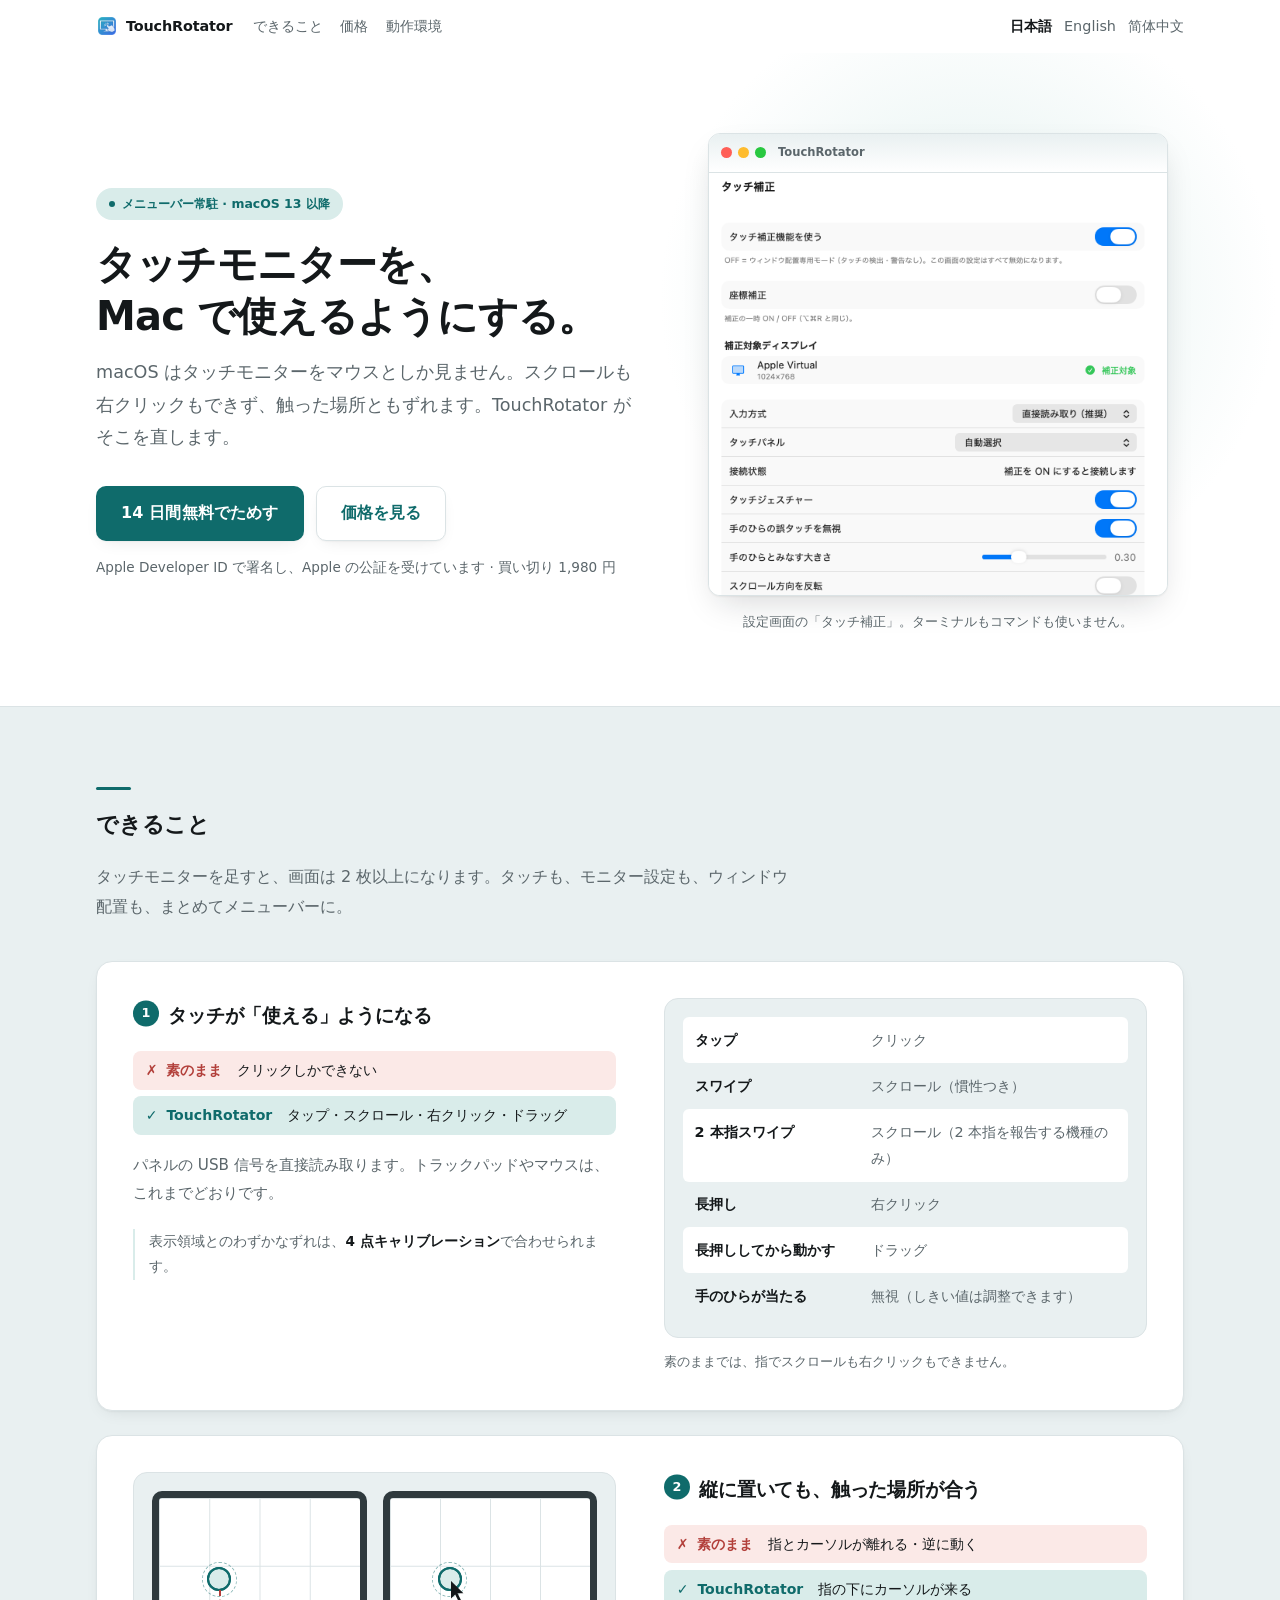
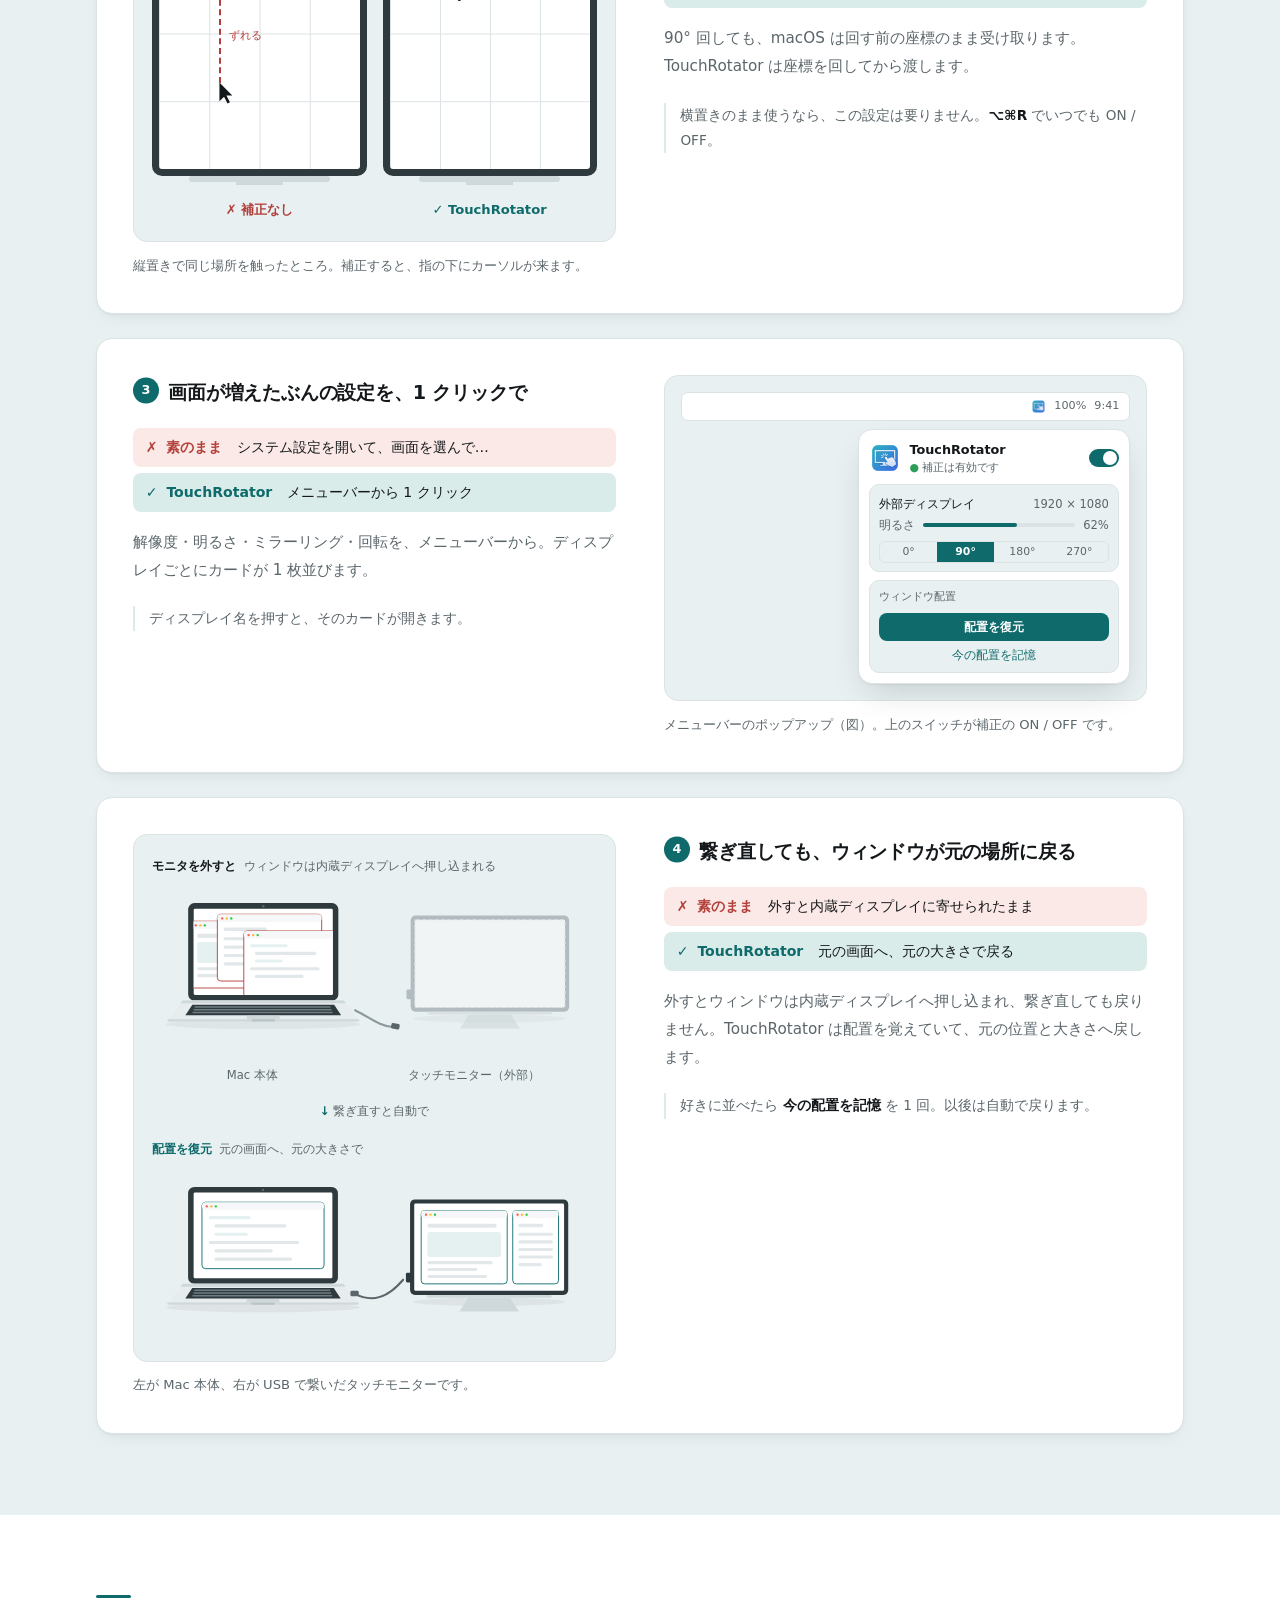
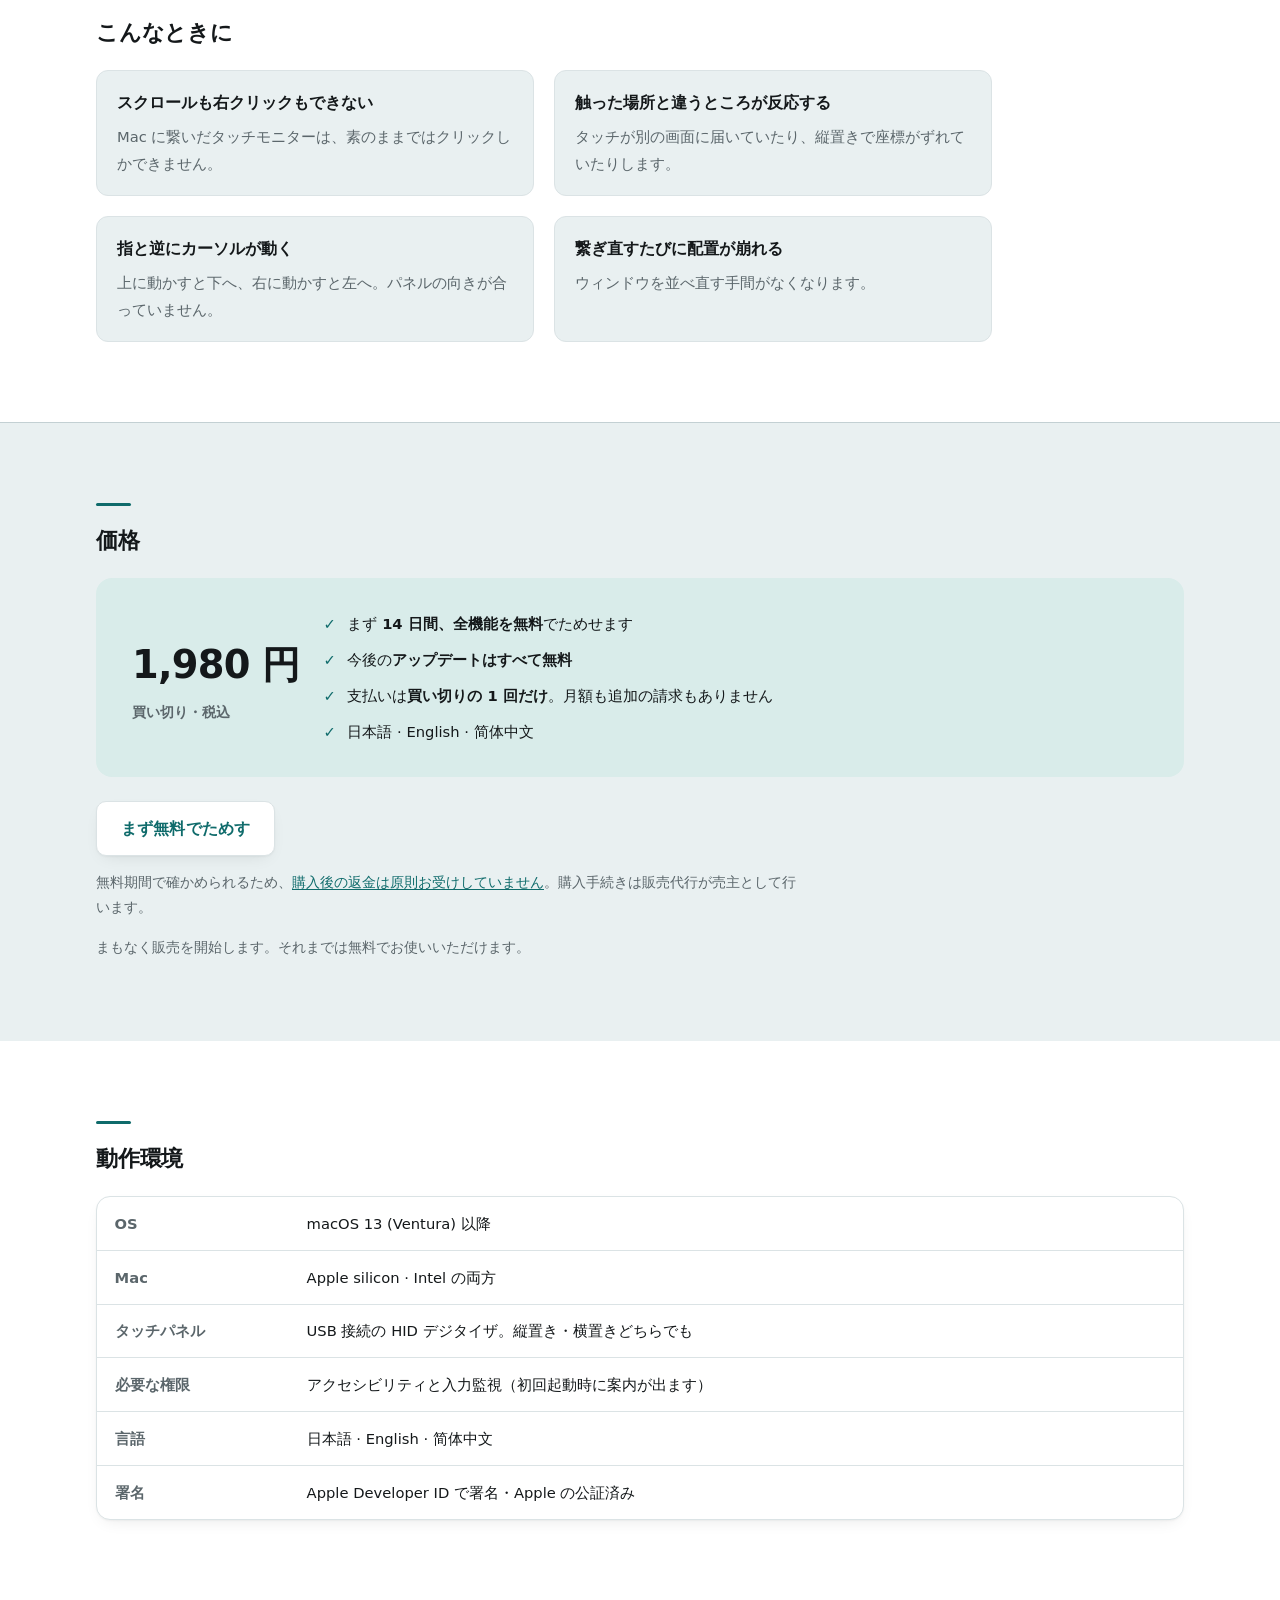
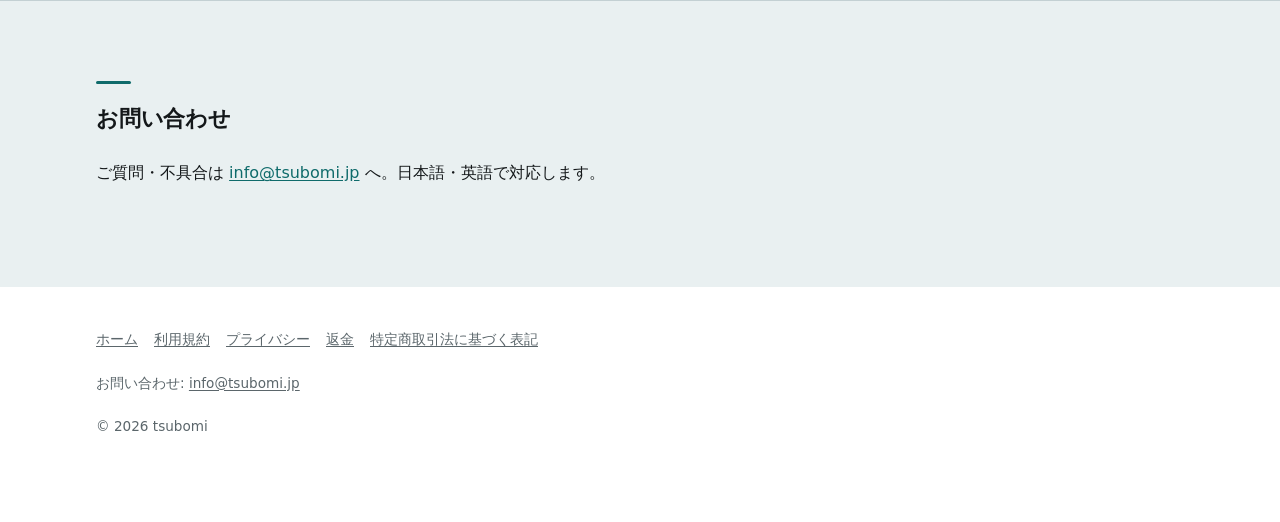
<file: docs/index.html>
<!DOCTYPE html>
<html lang="ja">
<head>
<meta charset="utf-8">
<meta name="viewport" content="width=device-width, initial-scale=1">
<title>TouchRotator &mdash; タッチモニターを Mac で使えるようにする</title>
<meta name="description" content="macOS はタッチモニターをマウスとしか見ません。TouchRotator はタップ・スクロール・右クリックを、縦置きの補正・モニター設定・ウィンドウ配置とあわせて、メニューバーの1つのアプリにまとめます。">
<meta property="og:type" content="website">
<meta property="og:url" content="https://touchrotator.tsubomi.jp/">
<meta property="og:title" content="TouchRotator — タッチモニターを Mac で使えるようにする">
<meta property="og:description" content="macOS はタッチモニターをマウスとしか見ません。タップ・スクロール・右クリック、縦置きの補正、ウィンドウ配置を1つに。">
<meta property="og:image" content="https://touchrotator.tsubomi.jp/og-image.png">
<meta property="og:image:width" content="1200">
<meta property="og:image:height" content="630">
<meta property="og:locale" content="ja_JP">
<meta property="og:locale:alternate" content="en_US">
<meta property="og:locale:alternate" content="zh_Hans">
<meta name="twitter:card" content="summary_large_image">
<link rel="stylesheet" href="style.css">
<link rel="icon" href="appicon.png">
</head>
<body>
<header class="top"><div class="wrap">
  <a class="brand" href="index.html"><img src="appicon.png" alt="" width="22" height="22">TouchRotator</a>
  <nav class="links"><a href="#features">できること</a><a href="#price">価格</a><a href="#specs">動作環境</a></nav>
  <nav class="langs"><a href="index.html" aria-current="true">日本語</a><a href="en/index.html">English</a><a href="zh/index.html">简体中文</a></nav>
</div></header>

<div class="hero"><div class="wrap">
  <div>
    <p class="eyebrow"><i></i>メニューバー常駐 &middot; macOS 13 以降</p>
    <h1>タッチモニターを、<br>Mac で使えるようにする。</h1>
    <p class="tagline">macOS はタッチモニターをマウスとしか見ません。スクロールも右クリックもできず、触った場所ともずれます。TouchRotator がそこを直します。</p>
    <div class="cta">
      <a class="button" href="https://github.com/shusuke-dev/touchrotator-releases/releases/latest">14 日間無料でためす</a>
      <a class="button ghost" href="#price">価格を見る</a>
    </div>
    <p class="note">Apple Developer ID で署名し、Apple の公証を受けています &middot; 買い切り 1,980 円</p>
  </div>
  <figure class="shot-figure">
    <div class="macwin">
      <div class="macwin-bar"><i></i><i></i><i></i><span>TouchRotator</span></div>
      <img class="shot" src="screenshot-ja.png" alt="TouchRotator の設定画面（タッチ補正）" width="590" height="544">
    </div>
    <figcaption>設定画面の「タッチ補正」。ターミナルもコマンドも使いません。</figcaption>
  </figure>
</div></div>

<section id="features"><div class="wrap">
  <h2>できること</h2>
  <p class="lede">タッチモニターを足すと、画面は 2 枚以上になります。タッチも、モニター設定も、ウィンドウ配置も、まとめてメニューバーに。</p>

  <div class="showcase reveal">
    <div class="showcase-text">
      <h3><span class="num">1</span>タッチが「使える」ようになる</h3>
      <div class="ba">
        <div class="before"><b>素のまま</b>クリックしかできない</div>
        <div class="after"><b>TouchRotator</b>タップ・スクロール・右クリック・ドラッグ</div>
      </div>
      <p>パネルの USB 信号を直接読み取ります。トラックパッドやマウスは、これまでどおりです。</p>
      <p class="step">表示領域とのわずかなずれは、<b>4 点キャリブレーション</b>で合わせられます。</p>
    </div>
    <figure class="fig">
      <div class="stage"><div class="gestures">
        <div><b>タップ</b><span>クリック</span></div>
        <div><b>スワイプ</b><span>スクロール（慣性つき）</span></div>
        <div><b>2 本指スワイプ</b><span>スクロール（2 本指を報告する機種のみ）</span></div>
        <div><b>長押し</b><span>右クリック</span></div>
        <div><b>長押ししてから動かす</b><span>ドラッグ</span></div>
        <div><b>手のひらが当たる</b><span>無視（しきい値は調整できます）</span></div>
      </div></div>
      <figcaption>素のままでは、指でスクロールも右クリックもできません。</figcaption>
    </figure>
  </div>

  <div class="showcase flip reveal">
    <div class="showcase-text">
      <h3><span class="num">2</span>縦に置いても、触った場所が合う</h3>
      <div class="ba">
        <div class="before"><b>素のまま</b>指とカーソルが離れる・逆に動く</div>
        <div class="after"><b>TouchRotator</b>指の下にカーソルが来る</div>
      </div>
      <p>90&deg; 回しても、macOS は回す前の座標のまま受け取ります。TouchRotator は座標を回してから渡します。</p>
      <p class="step">横置きのまま使うなら、この設定は要りません。<b>⌥⌘R</b> でいつでも ON / OFF。</p>
    </div>
    <figure class="fig">
      <div class="stage"><div class="compare">
        <div class="case bad">
          <div class="panel">
            <span class="touch"></span>
            <span class="offset"><span>ずれる</span></span>
            <span class="pointer"></span>
          </div>
          <span class="stand"></span>
          <b>✗ 補正なし</b>
        </div>
        <div class="case good">
          <div class="panel">
            <span class="touch"></span>
            <span class="pointer"></span>
          </div>
          <span class="stand"></span>
          <b>✓ TouchRotator</b>
        </div>
      </div></div>
      <figcaption>縦置きで同じ場所を触ったところ。補正すると、指の下にカーソルが来ます。</figcaption>
    </figure>
  </div>

  <div class="showcase reveal">
    <div class="showcase-text">
      <h3><span class="num">3</span>画面が増えたぶんの設定を、1 クリックで</h3>
      <div class="ba">
        <div class="before"><b>素のまま</b>システム設定を開いて、画面を選んで…</div>
        <div class="after"><b>TouchRotator</b>メニューバーから 1 クリック</div>
      </div>
      <p>解像度・明るさ・ミラーリング・回転を、メニューバーから。ディスプレイごとにカードが 1 枚並びます。</p>
      <p class="step">ディスプレイ名を押すと、そのカードが開きます。</p>
    </div>
    <figure class="fig">
      <div class="stage mock">
        <div class="mock-bar"><span class="spacer"></span><img class="glyph" src="appicon.png" alt=""><span>100%</span><span>9:41</span></div>
        <div class="pop">
          <div class="pop-head">
            <img class="pop-icon" src="appicon.png" alt="" width="32" height="32">
            <span>
              <b>TouchRotator</b>
              <small><span class="live">●</span> 補正は有効です</small>
            </span>
            <span class="sw"></span>
          </div>
          <div class="pop-card">
            <div class="pop-row"><span>外部ディスプレイ</span><span class="dim push">1920 &times; 1080</span></div>
            <div class="pop-row"><span class="dim">明るさ</span><span class="bar"><i style="width:62%"></i></span><span class="dim">62%</span></div>
            <div class="seg"><span>0&deg;</span><span class="on">90&deg;</span><span>180&deg;</span><span>270&deg;</span></div>
          </div>
          <div class="pop-card">
            <div class="pop-label">ウィンドウ配置</div>
            <div class="pop-btn">配置を復元</div>
            <div class="pop-link">今の配置を記憶</div>
          </div>
        </div>
      </div>
      <figcaption>メニューバーのポップアップ（図）。上のスイッチが補正の ON / OFF です。</figcaption>
    </figure>
  </div>

  <div class="showcase flip reveal">
    <div class="showcase-text">
      <h3><span class="num">4</span>繋ぎ直しても、ウィンドウが元の場所に戻る</h3>
      <div class="ba">
        <div class="before"><b>素のまま</b>外すと内蔵ディスプレイに寄せられたまま</div>
        <div class="after"><b>TouchRotator</b>元の画面へ、元の大きさで戻る</div>
      </div>
      <p>外すとウィンドウは内蔵ディスプレイへ押し込まれ、繋ぎ直しても戻りません。TouchRotator は配置を覚えていて、元の位置と大きさへ戻します。</p>
      <p class="step">好きに並べたら <b>今の配置を記憶</b> を 1 回。以後は自動で戻ります。</p>
    </div>
    <figure class="fig">
      <div class="stage desks">
        <div class="desk">
          <p class="desk-label"><b>モニタを外すと</b>ウィンドウは内蔵ディスプレイへ押し込まれる</p>
          <img src="desk-before.svg" alt="ケーブルを抜いたところ。モニターは消え、ウィンドウが Mac 本体の画面に押し込まれて重なっている" width="640" height="250">
          <p class="desk-legend"><span>Mac 本体</span><span>タッチモニター（外部）</span></p>
        </div>
        <p class="desk-arrow"><em>&darr;</em> 繋ぎ直すと自動で</p>
        <div class="desk after">
          <p class="desk-label"><b>配置を復元</b>元の画面へ、元の大きさで</p>
          <img src="desk-after.svg" alt="ケーブルを繋ぎ直したところ。ウィンドウが元の画面へ元の大きさで戻っている" width="640" height="250">
        </div>
      </div>
      <figcaption>左が Mac 本体、右が USB で繋いだタッチモニターです。</figcaption>
    </figure>
  </div>
</div></section>

<section><div class="wrap">
  <h2>こんなときに</h2>
  <div class="features">
    <div class="feature reveal">
      <h3>スクロールも右クリックもできない</h3>
      <p>Mac に繋いだタッチモニターは、素のままではクリックしかできません。</p>
    </div>
    <div class="feature reveal">
      <h3>触った場所と違うところが反応する</h3>
      <p>タッチが別の画面に届いていたり、縦置きで座標がずれていたりします。</p>
    </div>
    <div class="feature reveal">
      <h3>指と逆にカーソルが動く</h3>
      <p>上に動かすと下へ、右に動かすと左へ。パネルの向きが合っていません。</p>
    </div>
    <div class="feature reveal">
      <h3>繋ぎ直すたびに配置が崩れる</h3>
      <p>ウィンドウを並べ直す手間がなくなります。</p>
    </div>
  </div>
</div></section>

<section id="price"><div class="wrap">
  <h2>価格</h2>
  <div class="price reveal">
    <p class="amount">1,980 円 <small>買い切り・税込</small></p>
    <ul class="price-list">
      <li>まず <strong>14 日間、全機能を無料</strong>でためせます</li>
      <li>今後の<strong>アップデートはすべて無料</strong></li>
      <li>支払いは<strong>買い切りの 1 回だけ</strong>。月額も追加の請求もありません</li>
      <li>日本語 &middot; English &middot; 简体中文</li>
    </ul>
  </div>
  <div class="cta" style="margin-top:1.5rem">
    <button class="button" data-buy hidden>1,980 円で購入する</button>
    <a class="button ghost" href="https://github.com/shusuke-dev/touchrotator-releases/releases/latest">まず無料でためす</a>
  </div>
  <p class="note">無料期間で確かめられるため、<a href="refund.html">購入後の返金は原則お受けしていません</a>。購入手続きは販売代行が売主として行います。</p>
  <p class="note" data-not-yet>まもなく販売を開始します。それまでは無料でお使いいただけます。</p>
</div></section>

<section id="specs"><div class="wrap">
  <h2>動作環境</h2>
  <div class="scroller reveal"><table>
    <tr><th>OS</th><td>macOS 13 (Ventura) 以降</td></tr>
    <tr><th>Mac</th><td>Apple silicon &middot; Intel の両方</td></tr>
    <tr><th>タッチパネル</th><td>USB 接続の HID デジタイザ。縦置き・横置きどちらでも</td></tr>
    <tr><th>必要な権限</th><td>アクセシビリティと入力監視（初回起動時に案内が出ます）</td></tr>
    <tr><th>言語</th><td>日本語 &middot; English &middot; 简体中文</td></tr>
    <tr><th>署名</th><td>Apple Developer ID で署名・Apple の公証済み</td></tr>
  </table></div>
</div></section>

<section><div class="wrap">
  <h2>お問い合わせ</h2>
  <p>ご質問・不具合は <a href="mailto:info@tsubomi.jp">info@tsubomi.jp</a> へ。日本語・英語で対応します。</p>
</div></section>

<footer><div class="wrap">
  <nav><a href="index.html">ホーム</a><a href="terms.html">利用規約</a><a href="privacy.html">プライバシー</a><a href="refund.html">返金</a><a href="tokushoho.html">特定商取引法に基づく表記</a></nav>
  <p>お問い合わせ: <a href="mailto:info@tsubomi.jp">info@tsubomi.jp</a></p>
  <p>&copy; 2026 tsubomi</p>
</div></footer>
<script src="https://cdn.paddle.com/paddle/v2/paddle.js"></script>
<script src="buy.js"></script>
<script src="motion.js" defer></script>
</body>
</html>
</file>
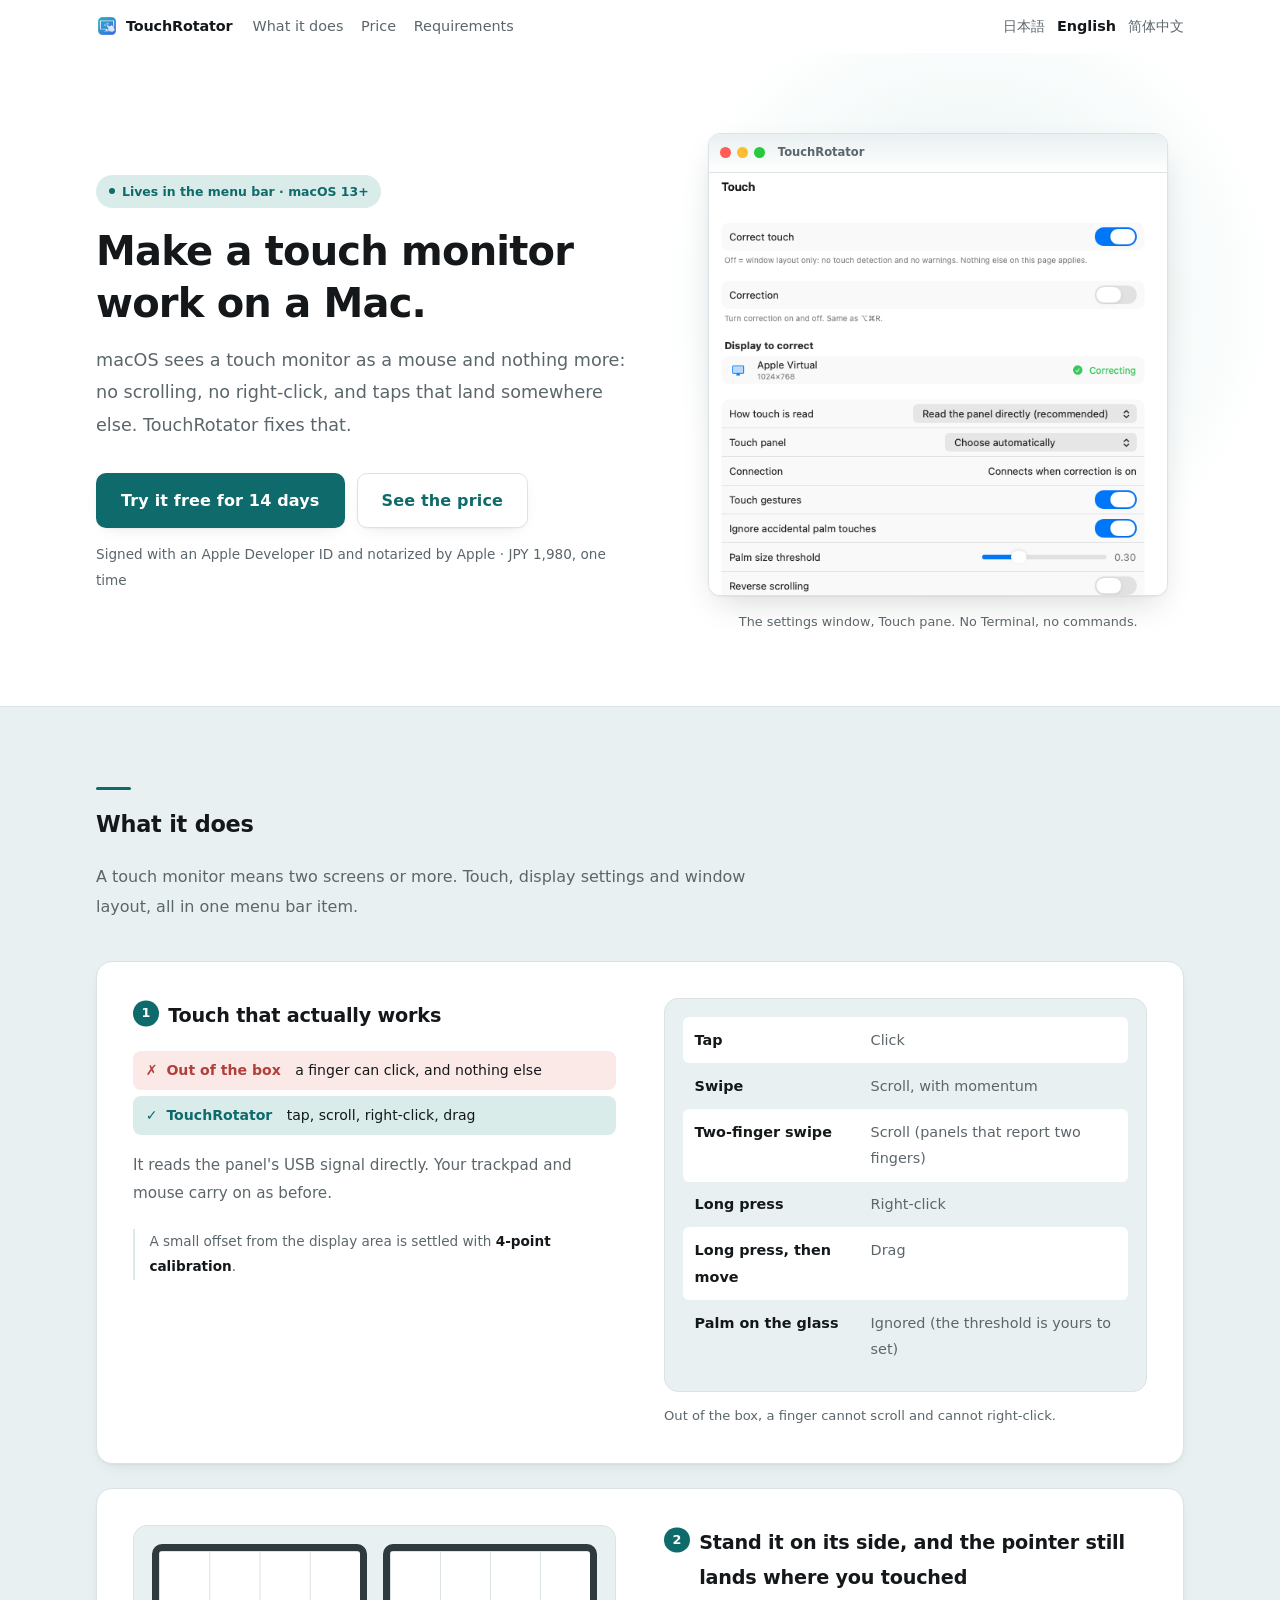
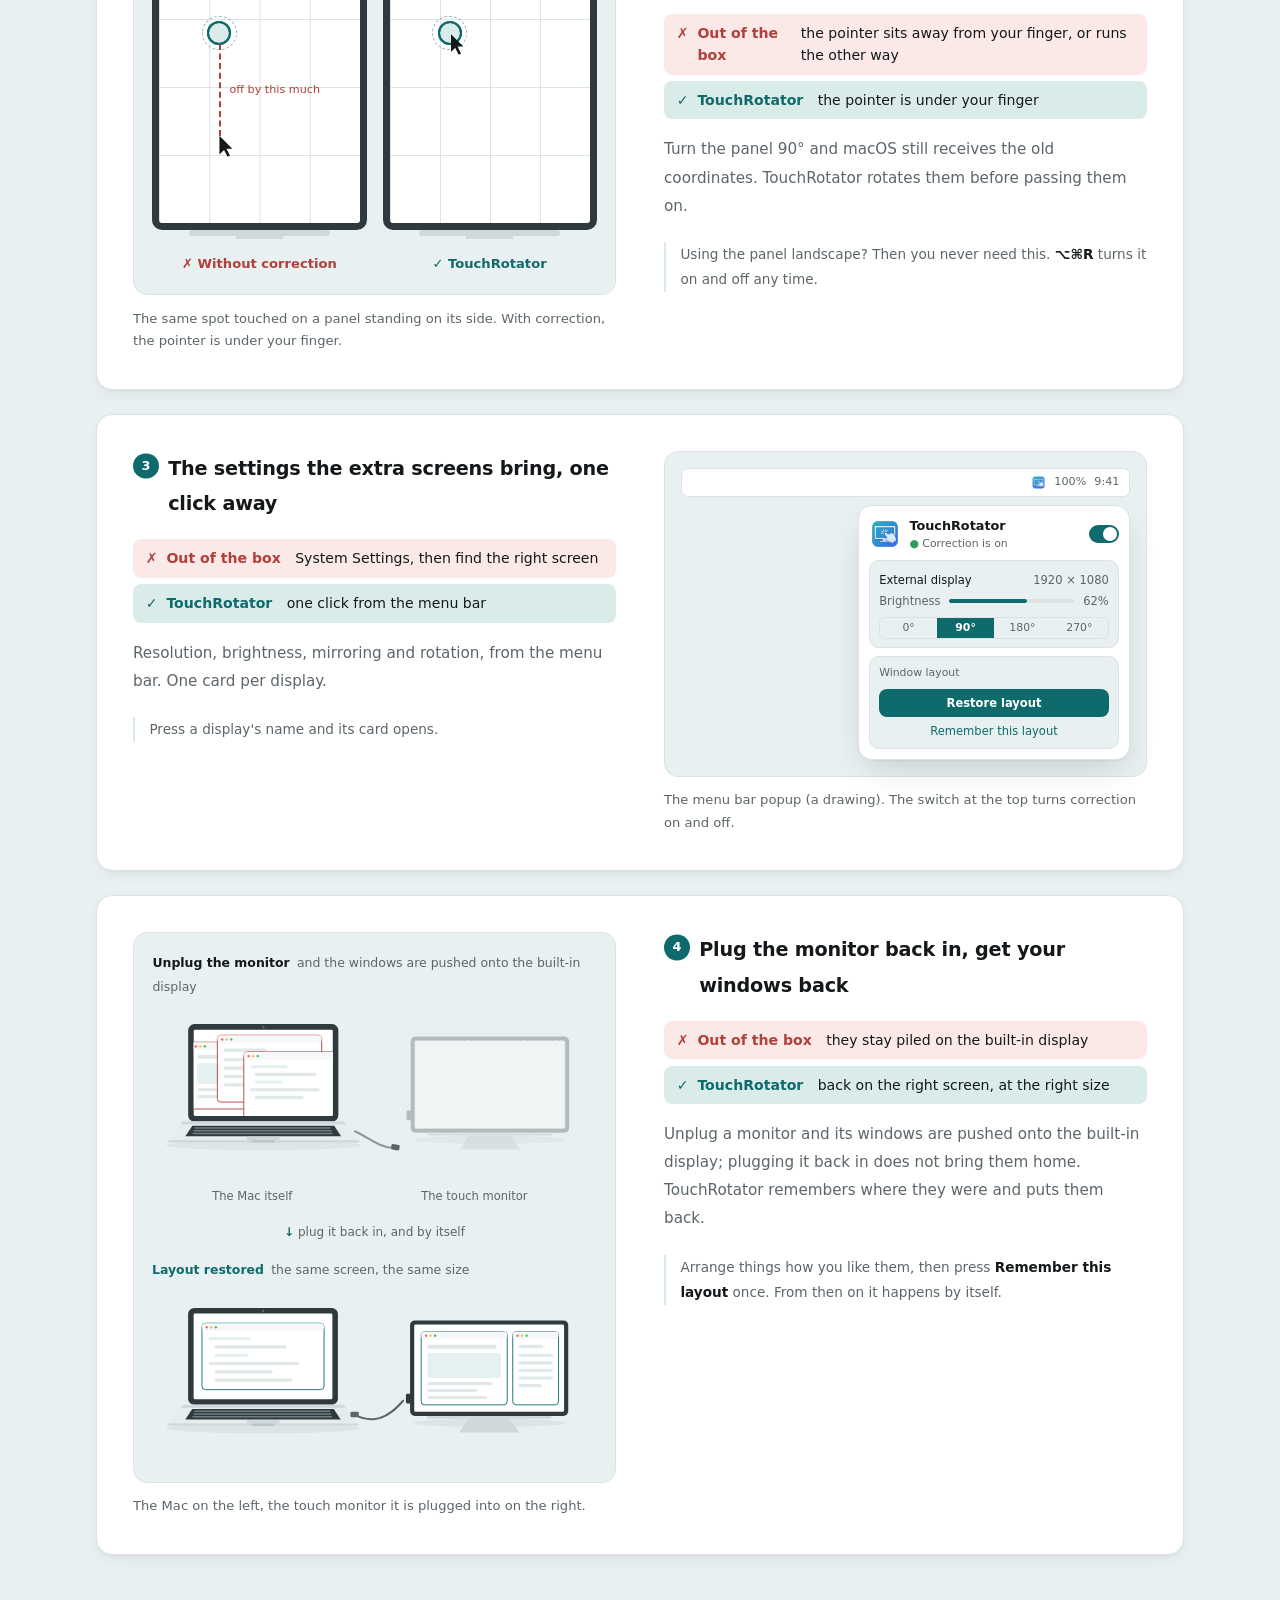
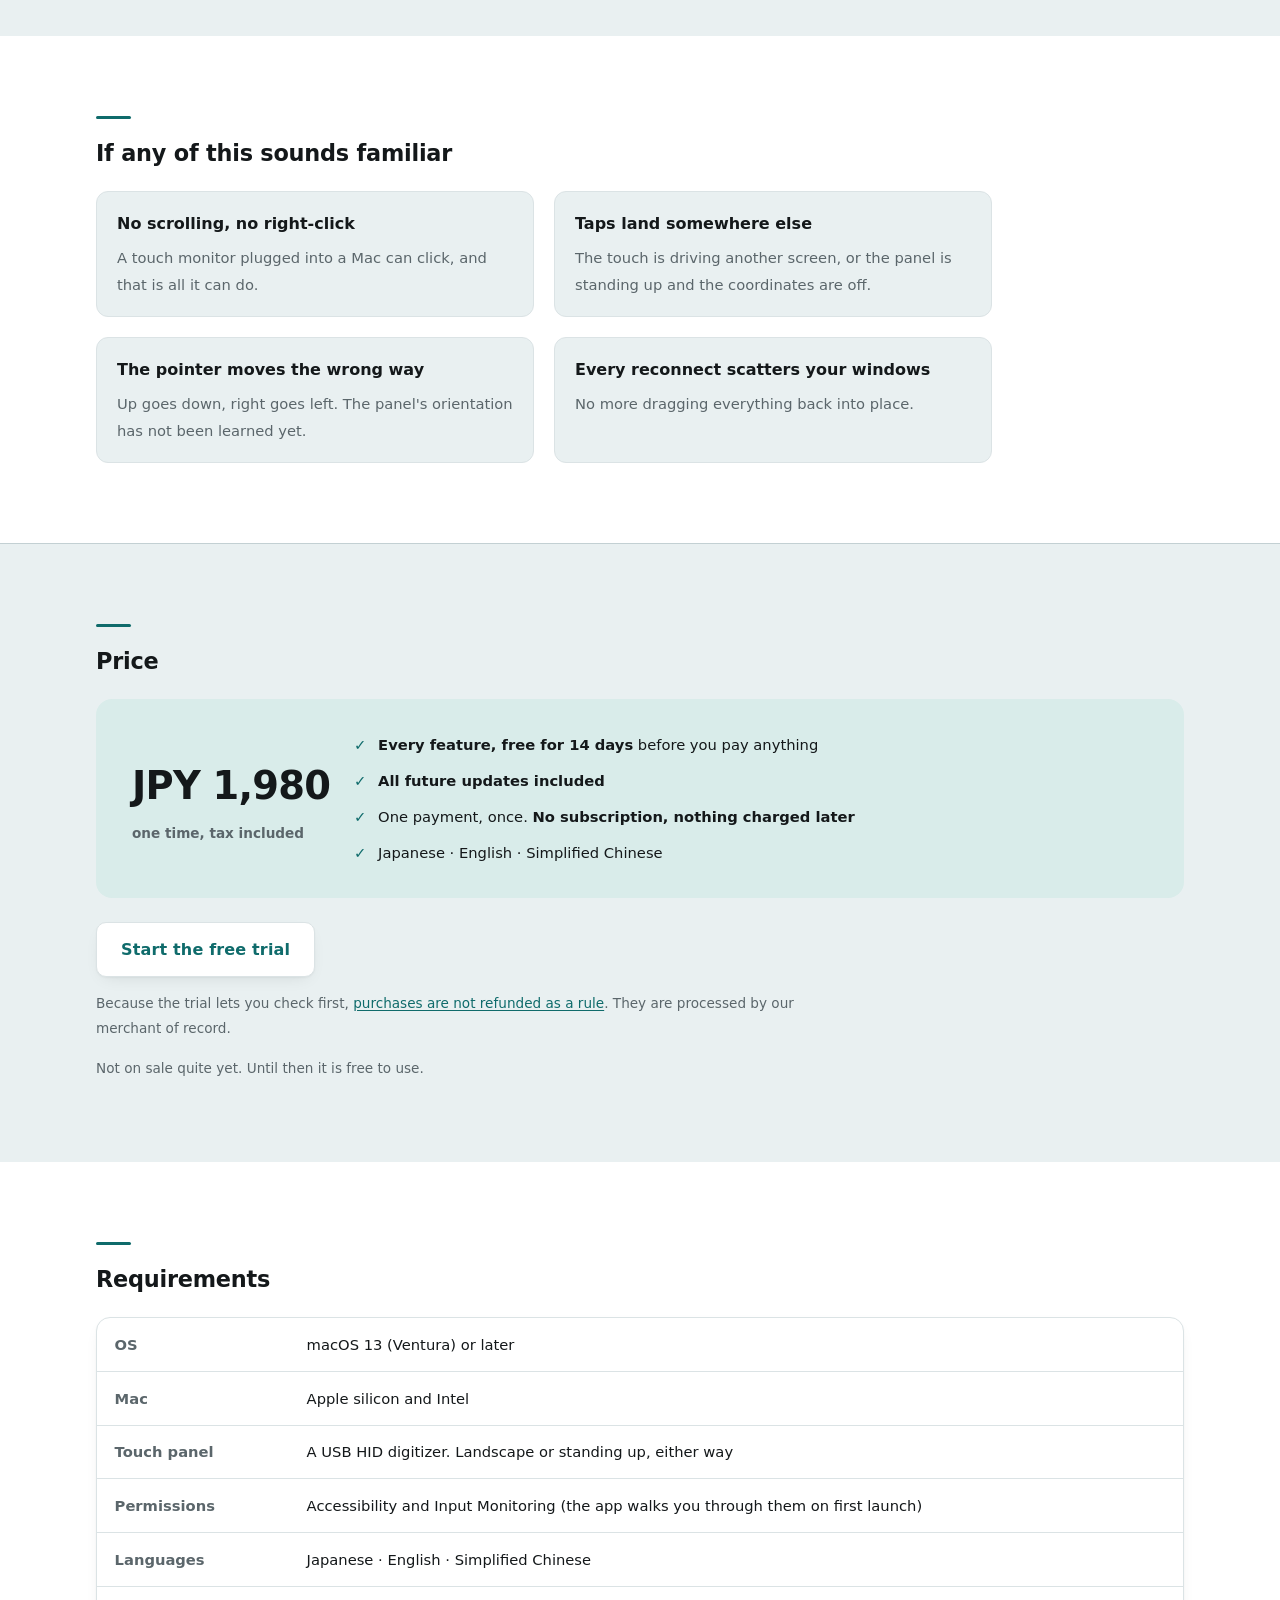
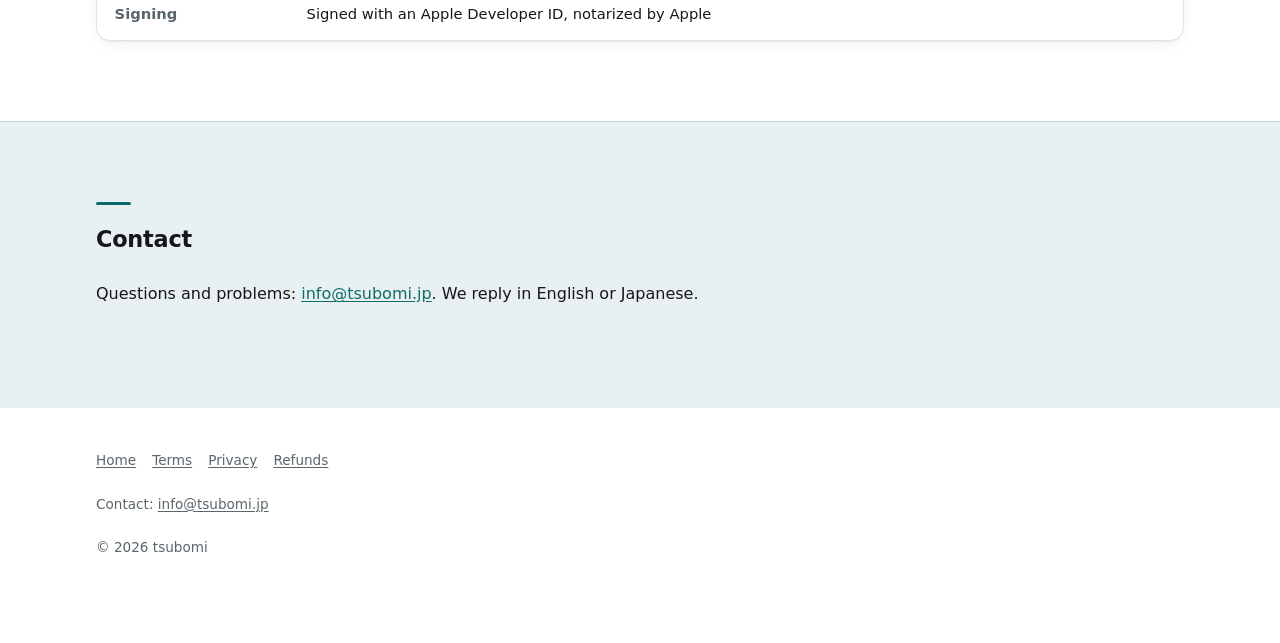
<file: docs/en/index.html>
<!DOCTYPE html>
<html lang="en">
<head>
<meta charset="utf-8">
<meta name="viewport" content="width=device-width, initial-scale=1">
<title>TouchRotator &mdash; make a touch monitor work on a Mac</title>
<meta name="description" content="macOS sees a touch monitor as a mouse and nothing more. TouchRotator brings tap, scroll and right-click together with portrait correction, display settings and window layout, in one menu bar app.">
<meta property="og:type" content="website">
<meta property="og:url" content="https://touchrotator.tsubomi.jp/en/">
<meta property="og:title" content="TouchRotator — make a touch monitor work on a Mac">
<meta property="og:description" content="macOS sees a touch monitor as a mouse and nothing more. Tap, scroll, right-click, portrait correction and window layout, all in one.">
<meta property="og:image" content="https://touchrotator.tsubomi.jp/en/og-image.png">
<meta property="og:image:width" content="1200">
<meta property="og:image:height" content="630">
<meta property="og:locale" content="en_US">
<meta property="og:locale:alternate" content="ja_JP">
<meta property="og:locale:alternate" content="zh_Hans">
<meta name="twitter:card" content="summary_large_image">
<link rel="stylesheet" href="../style.css">
<link rel="icon" href="../appicon.png">
</head>
<body>
<header class="top"><div class="wrap">
  <a class="brand" href="index.html"><img src="../appicon.png" alt="" width="22" height="22">TouchRotator</a>
  <nav class="links"><a href="#features">What it does</a><a href="#price">Price</a><a href="#specs">Requirements</a></nav>
  <nav class="langs"><a href="../index.html">日本語</a><a href="../en/index.html" aria-current="true">English</a><a href="../zh/index.html">简体中文</a></nav>
</div></header>

<div class="hero"><div class="wrap">
  <div>
    <p class="eyebrow"><i></i>Lives in the menu bar &middot; macOS 13+</p>
    <h1>Make a touch monitor work on a Mac.</h1>
    <p class="tagline">macOS sees a touch monitor as a mouse and nothing more: no scrolling, no right-click, and taps that land somewhere else. TouchRotator fixes that.</p>
    <div class="cta">
      <a class="button" href="https://github.com/shusuke-dev/touchrotator-releases/releases/latest">Try it free for 14 days</a>
      <a class="button ghost" href="#price">See the price</a>
    </div>
    <p class="note">Signed with an Apple Developer ID and notarized by Apple &middot; JPY 1,980, one time</p>
  </div>
  <figure class="shot-figure">
    <div class="macwin">
      <div class="macwin-bar"><i></i><i></i><i></i><span>TouchRotator</span></div>
      <img class="shot" src="../screenshot-en.png" alt="The TouchRotator settings window, Touch pane" width="590" height="544">
    </div>
    <figcaption>The settings window, Touch pane. No Terminal, no commands.</figcaption>
  </figure>
</div></div>

<section id="features"><div class="wrap">
  <h2>What it does</h2>
  <p class="lede">A touch monitor means two screens or more. Touch, display settings and window layout, all in one menu bar item.</p>

  <div class="showcase reveal">
    <div class="showcase-text">
      <h3><span class="num">1</span>Touch that actually works</h3>
      <div class="ba">
        <div class="before"><b>Out of the box</b>a finger can click, and nothing else</div>
        <div class="after"><b>TouchRotator</b>tap, scroll, right-click, drag</div>
      </div>
      <p>It reads the panel's USB signal directly. Your trackpad and mouse carry on as before.</p>
      <p class="step">A small offset from the display area is settled with <b>4-point calibration</b>.</p>
    </div>
    <figure class="fig">
      <div class="stage"><div class="gestures">
        <div><b>Tap</b><span>Click</span></div>
        <div><b>Swipe</b><span>Scroll, with momentum</span></div>
        <div><b>Two-finger swipe</b><span>Scroll (panels that report two fingers)</span></div>
        <div><b>Long press</b><span>Right-click</span></div>
        <div><b>Long press, then move</b><span>Drag</span></div>
        <div><b>Palm on the glass</b><span>Ignored (the threshold is yours to set)</span></div>
      </div></div>
      <figcaption>Out of the box, a finger cannot scroll and cannot right-click.</figcaption>
    </figure>
  </div>

  <div class="showcase flip reveal">
    <div class="showcase-text">
      <h3><span class="num">2</span>Stand it on its side, and the pointer still lands where you touched</h3>
      <div class="ba">
        <div class="before"><b>Out of the box</b>the pointer sits away from your finger, or runs the other way</div>
        <div class="after"><b>TouchRotator</b>the pointer is under your finger</div>
      </div>
      <p>Turn the panel 90&deg; and macOS still receives the old coordinates. TouchRotator rotates them before passing them on.</p>
      <p class="step">Using the panel landscape? Then you never need this. <b>⌥⌘R</b> turns it on and off any time.</p>
    </div>
    <figure class="fig">
      <div class="stage"><div class="compare">
        <div class="case bad">
          <div class="panel">
            <span class="touch"></span>
            <span class="offset"><span>off by this much</span></span>
            <span class="pointer"></span>
          </div>
          <span class="stand"></span>
          <b>✗ Without correction</b>
        </div>
        <div class="case good">
          <div class="panel">
            <span class="touch"></span>
            <span class="pointer"></span>
          </div>
          <span class="stand"></span>
          <b>✓ TouchRotator</b>
        </div>
      </div></div>
      <figcaption>The same spot touched on a panel standing on its side. With correction, the pointer is under your finger.</figcaption>
    </figure>
  </div>

  <div class="showcase reveal">
    <div class="showcase-text">
      <h3><span class="num">3</span>The settings the extra screens bring, one click away</h3>
      <div class="ba">
        <div class="before"><b>Out of the box</b>System Settings, then find the right screen</div>
        <div class="after"><b>TouchRotator</b>one click from the menu bar</div>
      </div>
      <p>Resolution, brightness, mirroring and rotation, from the menu bar. One card per display.</p>
      <p class="step">Press a display's name and its card opens.</p>
    </div>
    <figure class="fig">
      <div class="stage mock">
        <div class="mock-bar"><span class="spacer"></span><img class="glyph" src="../appicon.png" alt=""><span>100%</span><span>9:41</span></div>
        <div class="pop">
          <div class="pop-head">
            <img class="pop-icon" src="../appicon.png" alt="" width="32" height="32">
            <span>
              <b>TouchRotator</b>
              <small><span class="live">●</span> Correction is on</small>
            </span>
            <span class="sw"></span>
          </div>
          <div class="pop-card">
            <div class="pop-row"><span>External display</span><span class="dim push">1920 &times; 1080</span></div>
            <div class="pop-row"><span class="dim">Brightness</span><span class="bar"><i style="width:62%"></i></span><span class="dim">62%</span></div>
            <div class="seg"><span>0&deg;</span><span class="on">90&deg;</span><span>180&deg;</span><span>270&deg;</span></div>
          </div>
          <div class="pop-card">
            <div class="pop-label">Window layout</div>
            <div class="pop-btn">Restore layout</div>
            <div class="pop-link">Remember this layout</div>
          </div>
        </div>
      </div>
      <figcaption>The menu bar popup (a drawing). The switch at the top turns correction on and off.</figcaption>
    </figure>
  </div>

  <div class="showcase flip reveal">
    <div class="showcase-text">
      <h3><span class="num">4</span>Plug the monitor back in, get your windows back</h3>
      <div class="ba">
        <div class="before"><b>Out of the box</b>they stay piled on the built-in display</div>
        <div class="after"><b>TouchRotator</b>back on the right screen, at the right size</div>
      </div>
      <p>Unplug a monitor and its windows are pushed onto the built-in display; plugging it back in does not bring them home. TouchRotator remembers where they were and puts them back.</p>
      <p class="step">Arrange things how you like them, then press <b>Remember this layout</b> once. From then on it happens by itself.</p>
    </div>
    <figure class="fig">
      <div class="stage desks">
        <div class="desk">
          <p class="desk-label"><b>Unplug the monitor</b>and the windows are pushed onto the built-in display</p>
          <img src="../desk-before.svg" alt="The cable pulled out: the monitor is dark and the windows are piled onto the laptop screen" width="640" height="250">
          <p class="desk-legend"><span>The Mac itself</span><span>The touch monitor</span></p>
        </div>
        <p class="desk-arrow"><em>&darr;</em> plug it back in, and by itself</p>
        <div class="desk after">
          <p class="desk-label"><b>Layout restored</b>the same screen, the same size</p>
          <img src="../desk-after.svg" alt="The cable plugged back in: every window back on its own screen, at its own size" width="640" height="250">
        </div>
      </div>
      <figcaption>The Mac on the left, the touch monitor it is plugged into on the right.</figcaption>
    </figure>
  </div>
</div></section>

<section><div class="wrap">
  <h2>If any of this sounds familiar</h2>
  <div class="features">
    <div class="feature reveal">
      <h3>No scrolling, no right-click</h3>
      <p>A touch monitor plugged into a Mac can click, and that is all it can do.</p>
    </div>
    <div class="feature reveal">
      <h3>Taps land somewhere else</h3>
      <p>The touch is driving another screen, or the panel is standing up and the coordinates are off.</p>
    </div>
    <div class="feature reveal">
      <h3>The pointer moves the wrong way</h3>
      <p>Up goes down, right goes left. The panel's orientation has not been learned yet.</p>
    </div>
    <div class="feature reveal">
      <h3>Every reconnect scatters your windows</h3>
      <p>No more dragging everything back into place.</p>
    </div>
  </div>
</div></section>

<section id="price"><div class="wrap">
  <h2>Price</h2>
  <div class="price reveal">
    <p class="amount">JPY 1,980 <small>one time, tax included</small></p>
    <ul class="price-list">
      <li><strong>Every feature, free for 14 days</strong> before you pay anything</li>
      <li><strong>All future updates included</strong></li>
      <li>One payment, once. <strong>No subscription, nothing charged later</strong></li>
      <li>Japanese &middot; English &middot; Simplified Chinese</li>
    </ul>
  </div>
  <div class="cta" style="margin-top:1.5rem">
    <button class="button" data-buy hidden>Buy for JPY 1,980</button>
    <a class="button ghost" href="https://github.com/shusuke-dev/touchrotator-releases/releases/latest">Start the free trial</a>
  </div>
  <p class="note">Because the trial lets you check first, <a href="refund.html">purchases are not refunded as a rule</a>. They are processed by our merchant of record.</p>
  <p class="note" data-not-yet>Not on sale quite yet. Until then it is free to use.</p>
</div></section>

<section id="specs"><div class="wrap">
  <h2>Requirements</h2>
  <div class="scroller reveal"><table>
    <tr><th>OS</th><td>macOS 13 (Ventura) or later</td></tr>
    <tr><th>Mac</th><td>Apple silicon and Intel</td></tr>
    <tr><th>Touch panel</th><td>A USB HID digitizer. Landscape or standing up, either way</td></tr>
    <tr><th>Permissions</th><td>Accessibility and Input Monitoring (the app walks you through them on first launch)</td></tr>
    <tr><th>Languages</th><td>Japanese &middot; English &middot; Simplified Chinese</td></tr>
    <tr><th>Signing</th><td>Signed with an Apple Developer ID, notarized by Apple</td></tr>
  </table></div>
</div></section>

<section><div class="wrap">
  <h2>Contact</h2>
  <p>Questions and problems: <a href="mailto:info@tsubomi.jp">info@tsubomi.jp</a>. We reply in English or Japanese.</p>
</div></section>

<footer><div class="wrap">
  <nav><a href="index.html">Home</a><a href="terms.html">Terms</a><a href="privacy.html">Privacy</a><a href="refund.html">Refunds</a></nav>
  <p>Contact: <a href="mailto:info@tsubomi.jp">info@tsubomi.jp</a></p>
  <p>&copy; 2026 tsubomi</p>
</div></footer>
<script src="https://cdn.paddle.com/paddle/v2/paddle.js"></script>
<script src="../buy.js"></script>
<script src="../motion.js" defer></script>
</body>
</html>
</file>
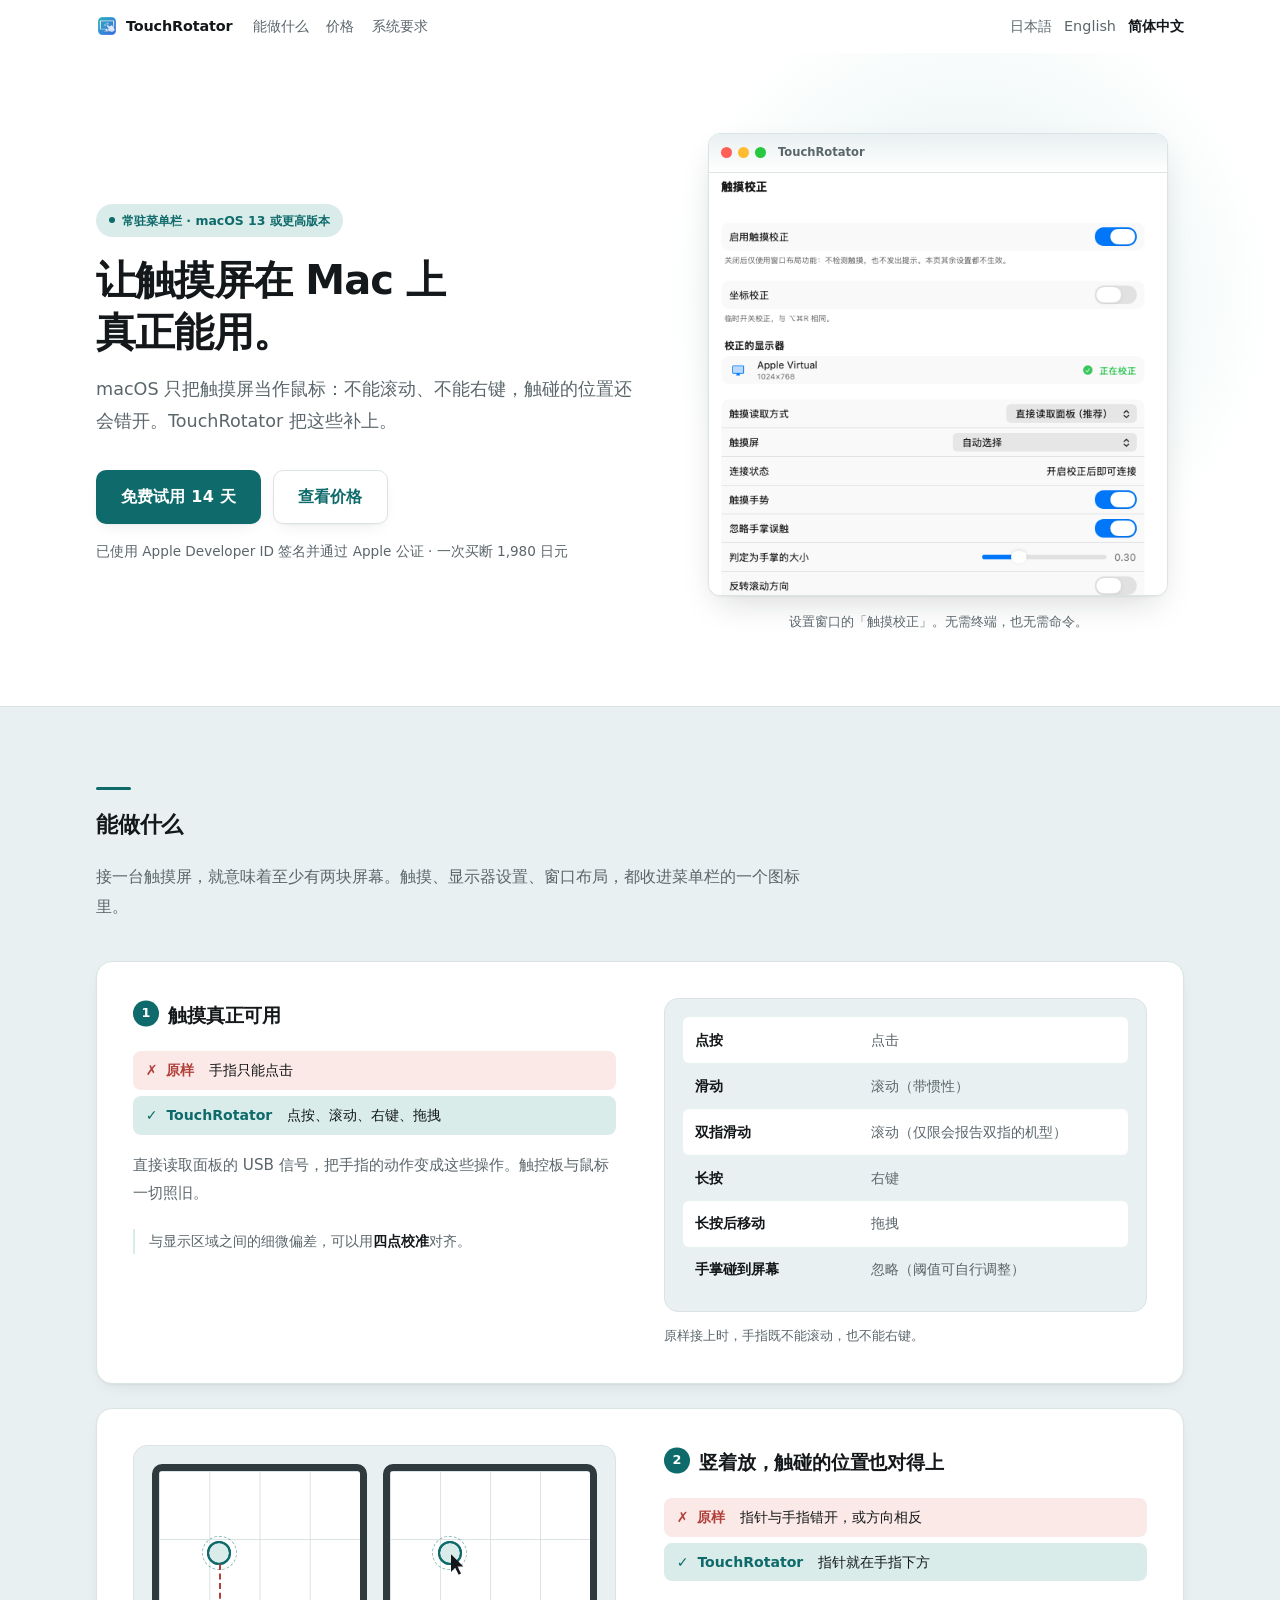
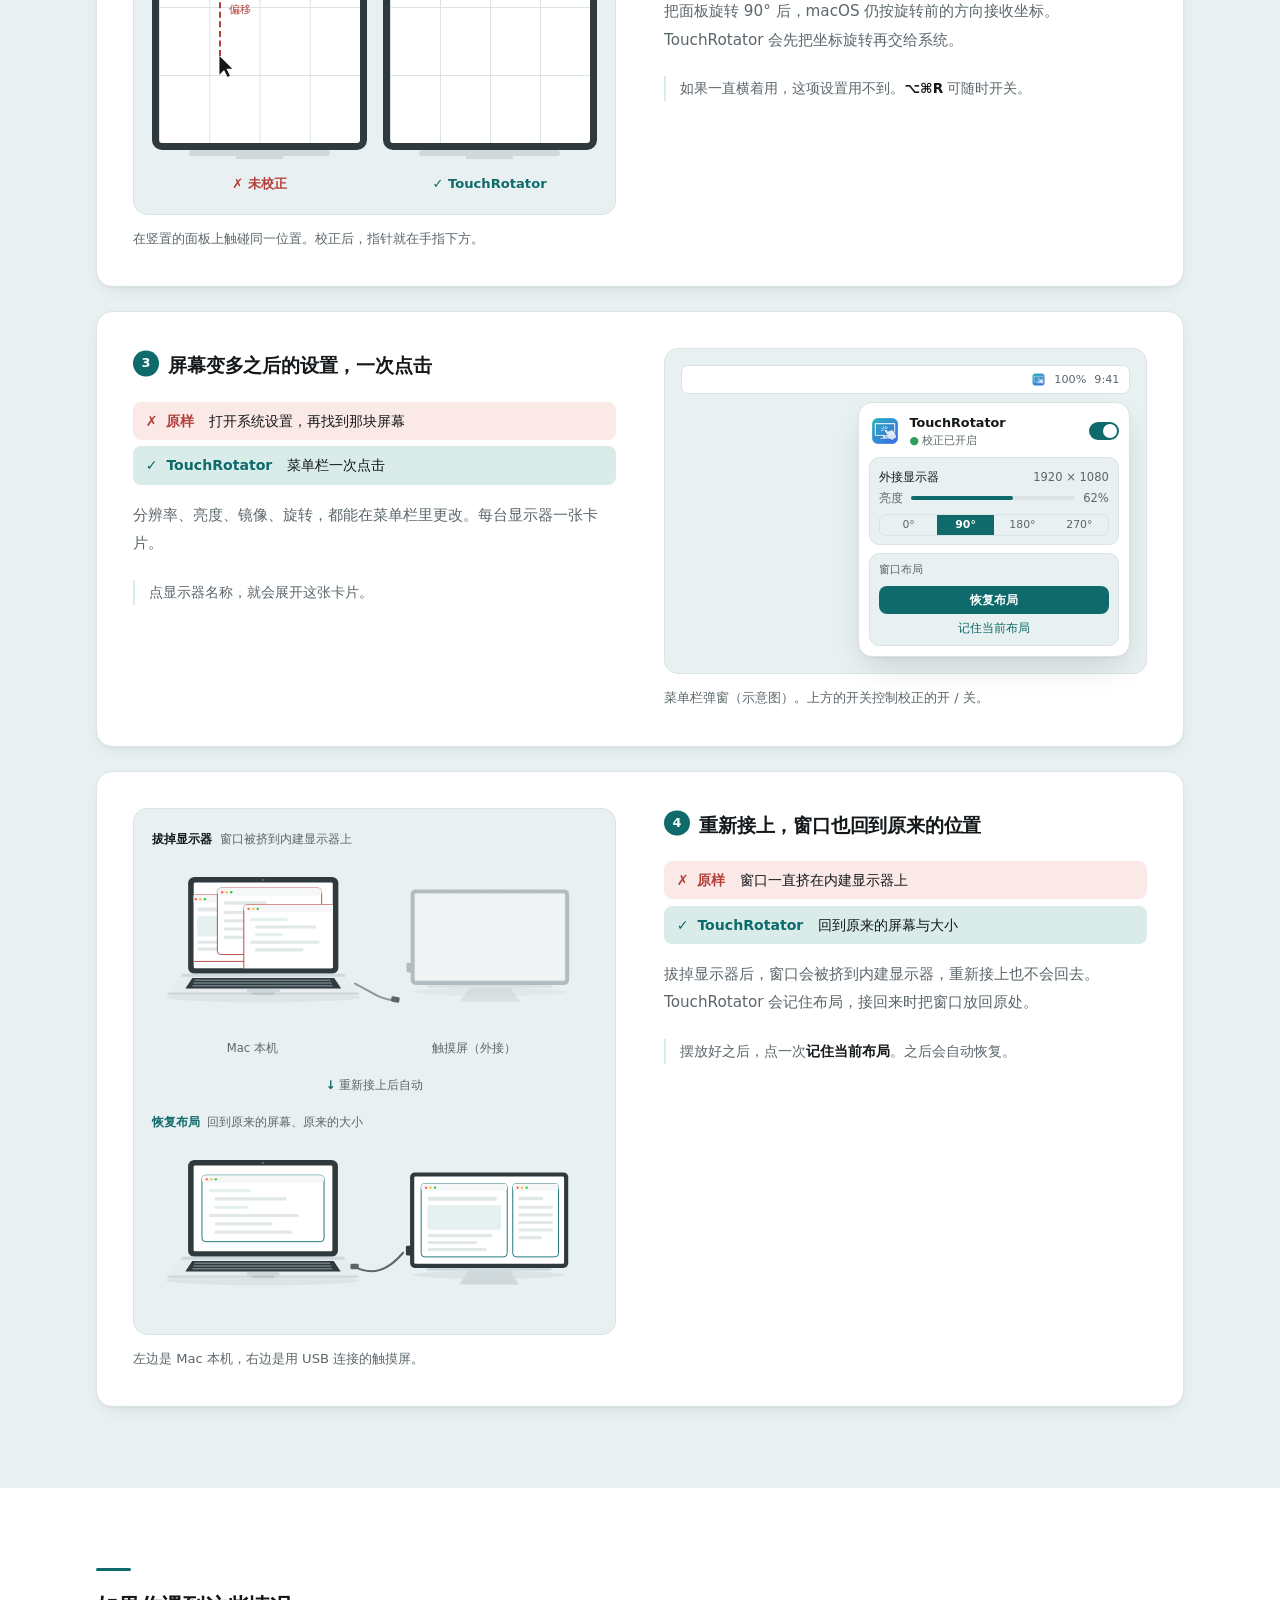
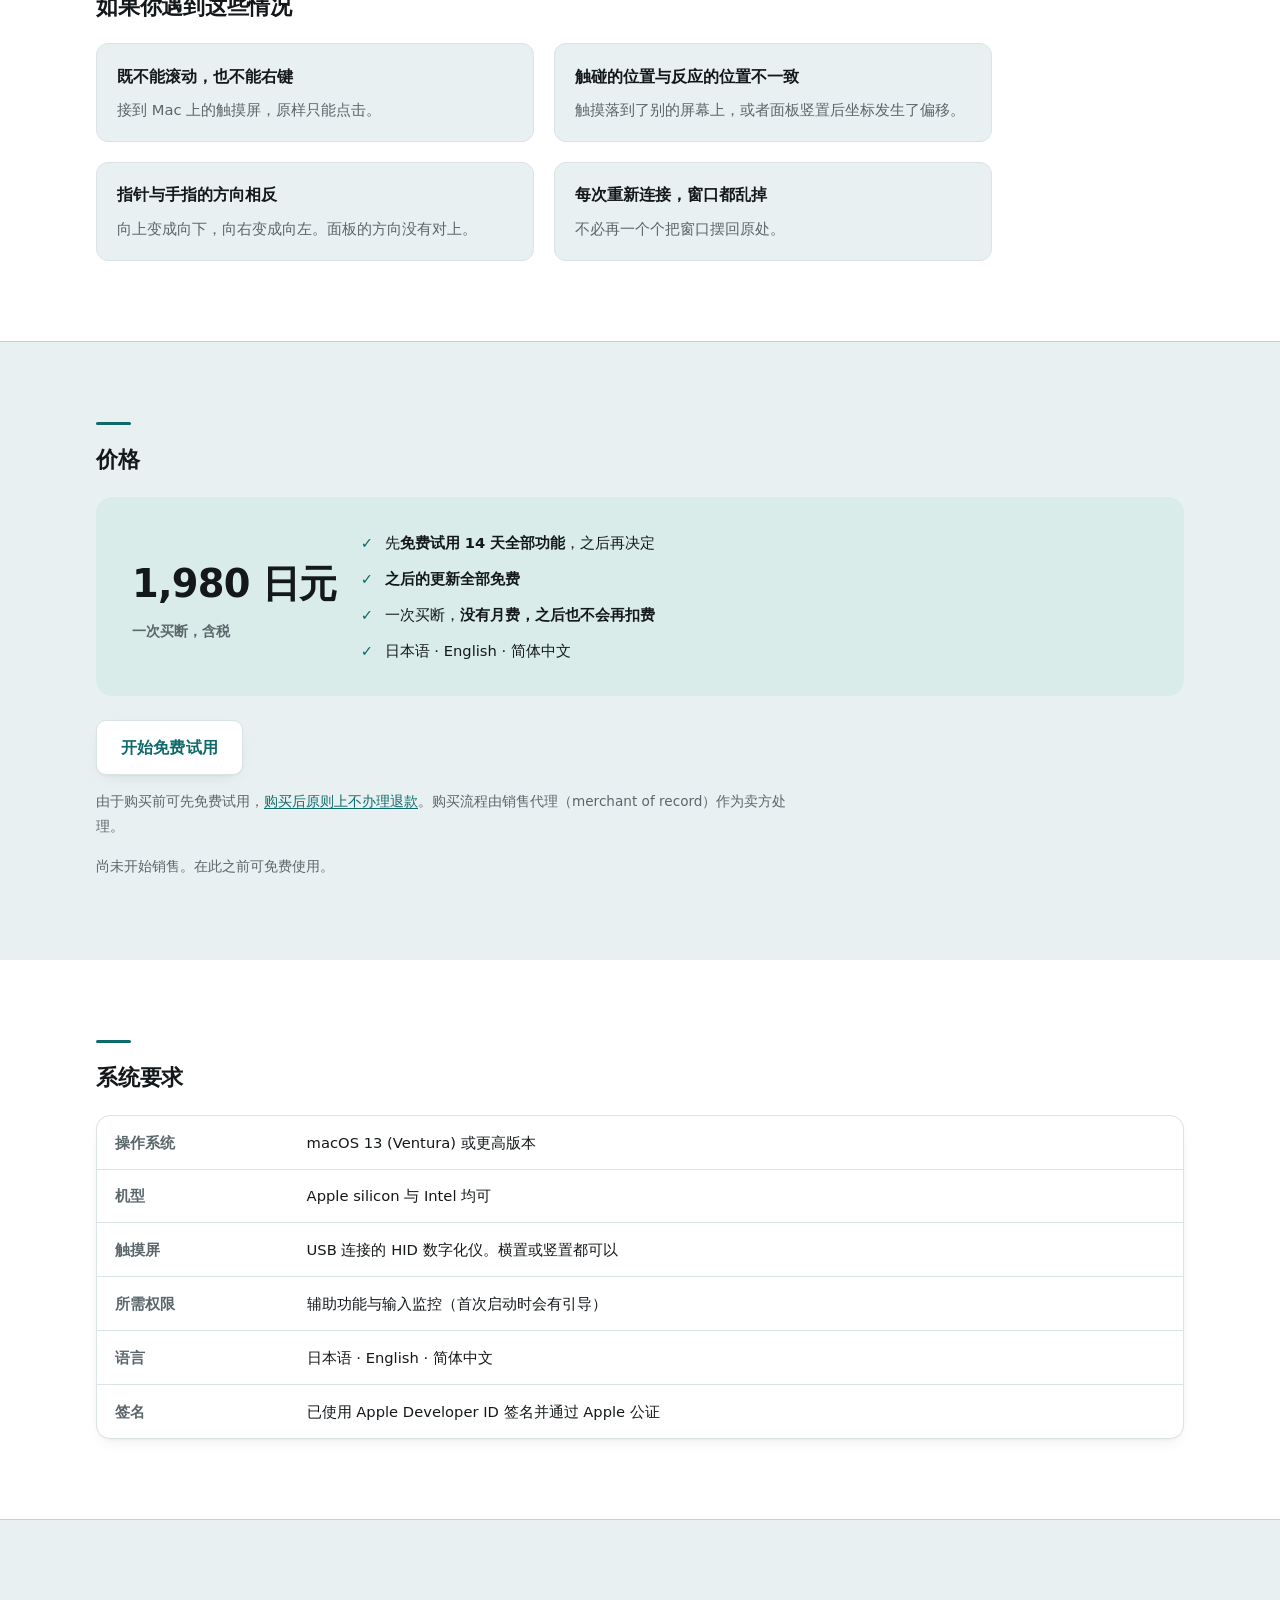
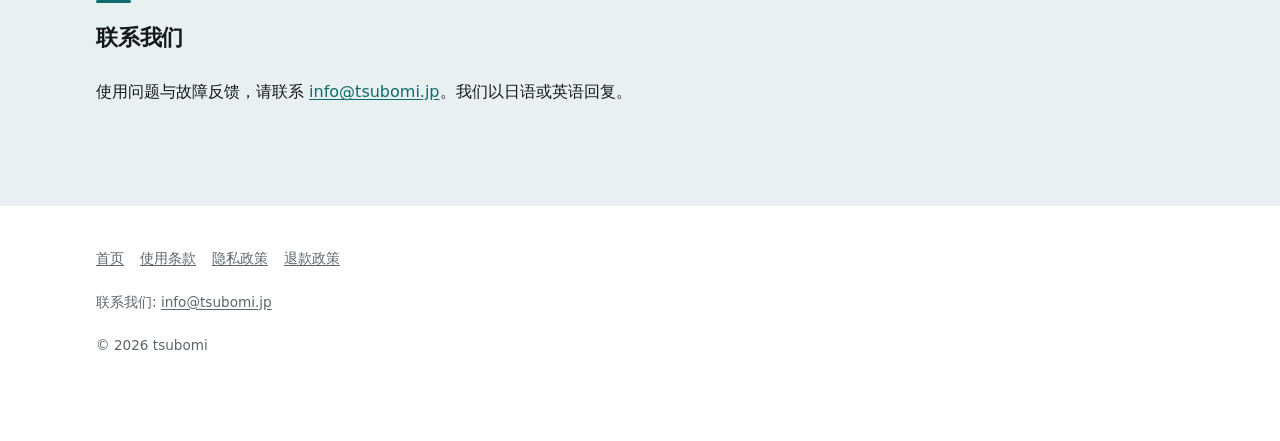
<file: docs/zh/index.html>
<!DOCTYPE html>
<html lang="zh-Hans">
<head>
<meta charset="utf-8">
<meta name="viewport" content="width=device-width, initial-scale=1">
<title>TouchRotator &mdash; 让触摸屏在 Mac 上真正能用</title>
<meta name="description" content="macOS 只把触摸屏当作鼠标。TouchRotator 把点按、滚动、右键，与竖置校正、显示器设置、窗口布局，都收进菜单栏的一个图标里。">
<meta property="og:type" content="website">
<meta property="og:url" content="https://touchrotator.tsubomi.jp/zh/">
<meta property="og:title" content="TouchRotator — 让触摸屏在 Mac 上真正能用">
<meta property="og:description" content="macOS 只把触摸屏当作鼠标。点按、滚动、右键，竖置校正与窗口布局，都在一起。">
<meta property="og:image" content="https://touchrotator.tsubomi.jp/zh/og-image.png">
<meta property="og:image:width" content="1200">
<meta property="og:image:height" content="630">
<meta property="og:locale" content="zh_Hans">
<meta property="og:locale:alternate" content="ja_JP">
<meta property="og:locale:alternate" content="en_US">
<meta name="twitter:card" content="summary_large_image">
<link rel="stylesheet" href="../style.css">
<link rel="icon" href="../appicon.png">
</head>
<body>
<header class="top"><div class="wrap">
  <a class="brand" href="index.html"><img src="../appicon.png" alt="" width="22" height="22">TouchRotator</a>
  <nav class="links"><a href="#features">能做什么</a><a href="#price">价格</a><a href="#specs">系统要求</a></nav>
  <nav class="langs"><a href="../index.html">日本語</a><a href="../en/index.html">English</a><a href="../zh/index.html" aria-current="true">简体中文</a></nav>
</div></header>

<div class="hero"><div class="wrap">
  <div>
    <p class="eyebrow"><i></i>常驻菜单栏 &middot; macOS 13 或更高版本</p>
    <h1>让触摸屏在 Mac 上<br>真正能用。</h1>
    <p class="tagline">macOS 只把触摸屏当作鼠标：不能滚动、不能右键，触碰的位置还会错开。TouchRotator 把这些补上。</p>
    <div class="cta">
      <a class="button" href="https://github.com/shusuke-dev/touchrotator-releases/releases/latest">免费试用 14 天</a>
      <a class="button ghost" href="#price">查看价格</a>
    </div>
    <p class="note">已使用 Apple Developer ID 签名并通过 Apple 公证 &middot; 一次买断 1,980 日元</p>
  </div>
  <figure class="shot-figure">
    <div class="macwin">
      <div class="macwin-bar"><i></i><i></i><i></i><span>TouchRotator</span></div>
      <img class="shot" src="../screenshot-zh.png" alt="TouchRotator 设置窗口的「触摸校正」" width="590" height="544">
    </div>
    <figcaption>设置窗口的「触摸校正」。无需终端，也无需命令。</figcaption>
  </figure>
</div></div>

<section id="features"><div class="wrap">
  <h2>能做什么</h2>
  <p class="lede">接一台触摸屏，就意味着至少有两块屏幕。触摸、显示器设置、窗口布局，都收进菜单栏的一个图标里。</p>

  <div class="showcase reveal">
    <div class="showcase-text">
      <h3><span class="num">1</span>触摸真正可用</h3>
      <div class="ba">
        <div class="before"><b>原样</b>手指只能点击</div>
        <div class="after"><b>TouchRotator</b>点按、滚动、右键、拖拽</div>
      </div>
      <p>直接读取面板的 USB 信号，把手指的动作变成这些操作。触控板与鼠标一切照旧。</p>
      <p class="step">与显示区域之间的细微偏差，可以用<b>四点校准</b>对齐。</p>
    </div>
    <figure class="fig">
      <div class="stage"><div class="gestures">
        <div><b>点按</b><span>点击</span></div>
        <div><b>滑动</b><span>滚动（带惯性）</span></div>
        <div><b>双指滑动</b><span>滚动（仅限会报告双指的机型）</span></div>
        <div><b>长按</b><span>右键</span></div>
        <div><b>长按后移动</b><span>拖拽</span></div>
        <div><b>手掌碰到屏幕</b><span>忽略（阈值可自行调整）</span></div>
      </div></div>
      <figcaption>原样接上时，手指既不能滚动，也不能右键。</figcaption>
    </figure>
  </div>

  <div class="showcase flip reveal">
    <div class="showcase-text">
      <h3><span class="num">2</span>竖着放，触碰的位置也对得上</h3>
      <div class="ba">
        <div class="before"><b>原样</b>指针与手指错开，或方向相反</div>
        <div class="after"><b>TouchRotator</b>指针就在手指下方</div>
      </div>
      <p>把面板旋转 90&deg; 后，macOS 仍按旋转前的方向接收坐标。TouchRotator 会先把坐标旋转再交给系统。</p>
      <p class="step">如果一直横着用，这项设置用不到。<b>⌥⌘R</b> 可随时开关。</p>
    </div>
    <figure class="fig">
      <div class="stage"><div class="compare">
        <div class="case bad">
          <div class="panel">
            <span class="touch"></span>
            <span class="offset"><span>偏移</span></span>
            <span class="pointer"></span>
          </div>
          <span class="stand"></span>
          <b>✗ 未校正</b>
        </div>
        <div class="case good">
          <div class="panel">
            <span class="touch"></span>
            <span class="pointer"></span>
          </div>
          <span class="stand"></span>
          <b>✓ TouchRotator</b>
        </div>
      </div></div>
      <figcaption>在竖置的面板上触碰同一位置。校正后，指针就在手指下方。</figcaption>
    </figure>
  </div>

  <div class="showcase reveal">
    <div class="showcase-text">
      <h3><span class="num">3</span>屏幕变多之后的设置，一次点击</h3>
      <div class="ba">
        <div class="before"><b>原样</b>打开系统设置，再找到那块屏幕</div>
        <div class="after"><b>TouchRotator</b>菜单栏一次点击</div>
      </div>
      <p>分辨率、亮度、镜像、旋转，都能在菜单栏里更改。每台显示器一张卡片。</p>
      <p class="step">点显示器名称，就会展开这张卡片。</p>
    </div>
    <figure class="fig">
      <div class="stage mock">
        <div class="mock-bar"><span class="spacer"></span><img class="glyph" src="../appicon.png" alt=""><span>100%</span><span>9:41</span></div>
        <div class="pop">
          <div class="pop-head">
            <img class="pop-icon" src="../appicon.png" alt="" width="32" height="32">
            <span>
              <b>TouchRotator</b>
              <small><span class="live">●</span> 校正已开启</small>
            </span>
            <span class="sw"></span>
          </div>
          <div class="pop-card">
            <div class="pop-row"><span>外接显示器</span><span class="dim push">1920 &times; 1080</span></div>
            <div class="pop-row"><span class="dim">亮度</span><span class="bar"><i style="width:62%"></i></span><span class="dim">62%</span></div>
            <div class="seg"><span>0&deg;</span><span class="on">90&deg;</span><span>180&deg;</span><span>270&deg;</span></div>
          </div>
          <div class="pop-card">
            <div class="pop-label">窗口布局</div>
            <div class="pop-btn">恢复布局</div>
            <div class="pop-link">记住当前布局</div>
          </div>
        </div>
      </div>
      <figcaption>菜单栏弹窗（示意图）。上方的开关控制校正的开 / 关。</figcaption>
    </figure>
  </div>

  <div class="showcase flip reveal">
    <div class="showcase-text">
      <h3><span class="num">4</span>重新接上，窗口也回到原来的位置</h3>
      <div class="ba">
        <div class="before"><b>原样</b>窗口一直挤在内建显示器上</div>
        <div class="after"><b>TouchRotator</b>回到原来的屏幕与大小</div>
      </div>
      <p>拔掉显示器后，窗口会被挤到内建显示器，重新接上也不会回去。TouchRotator 会记住布局，接回来时把窗口放回原处。</p>
      <p class="step">摆放好之后，点一次<b>记住当前布局</b>。之后会自动恢复。</p>
    </div>
    <figure class="fig">
      <div class="stage desks">
        <div class="desk">
          <p class="desk-label"><b>拔掉显示器</b>窗口被挤到内建显示器上</p>
          <img src="../desk-before.svg" alt="拔掉线缆后：显示器熄灭，窗口被挤到笔记本屏幕上并互相重叠" width="640" height="250">
          <p class="desk-legend"><span>Mac 本机</span><span>触摸屏（外接）</span></p>
        </div>
        <p class="desk-arrow"><em>&darr;</em> 重新接上后自动</p>
        <div class="desk after">
          <p class="desk-label"><b>恢复布局</b>回到原来的屏幕、原来的大小</p>
          <img src="../desk-after.svg" alt="重新接上线缆后：窗口回到原来的屏幕与大小" width="640" height="250">
        </div>
      </div>
      <figcaption>左边是 Mac 本机，右边是用 USB 连接的触摸屏。</figcaption>
    </figure>
  </div>
</div></section>

<section><div class="wrap">
  <h2>如果你遇到这些情况</h2>
  <div class="features">
    <div class="feature reveal">
      <h3>既不能滚动，也不能右键</h3>
      <p>接到 Mac 上的触摸屏，原样只能点击。</p>
    </div>
    <div class="feature reveal">
      <h3>触碰的位置与反应的位置不一致</h3>
      <p>触摸落到了别的屏幕上，或者面板竖置后坐标发生了偏移。</p>
    </div>
    <div class="feature reveal">
      <h3>指针与手指的方向相反</h3>
      <p>向上变成向下，向右变成向左。面板的方向没有对上。</p>
    </div>
    <div class="feature reveal">
      <h3>每次重新连接，窗口都乱掉</h3>
      <p>不必再一个个把窗口摆回原处。</p>
    </div>
  </div>
</div></section>

<section id="price"><div class="wrap">
  <h2>价格</h2>
  <div class="price reveal">
    <p class="amount">1,980 日元 <small>一次买断，含税</small></p>
    <ul class="price-list">
      <li>先<strong>免费试用 14 天全部功能</strong>，之后再决定</li>
      <li><strong>之后的更新全部免费</strong></li>
      <li>一次买断，<strong>没有月费，之后也不会再扣费</strong></li>
      <li>日本语 &middot; English &middot; 简体中文</li>
    </ul>
  </div>
  <div class="cta" style="margin-top:1.5rem">
    <button class="button" data-buy hidden>以 1,980 日元购买</button>
    <a class="button ghost" href="https://github.com/shusuke-dev/touchrotator-releases/releases/latest">开始免费试用</a>
  </div>
  <p class="note">由于购买前可先免费试用，<a href="refund.html">购买后原则上不办理退款</a>。购买流程由销售代理（merchant of record）作为卖方处理。</p>
  <p class="note" data-not-yet>尚未开始销售。在此之前可免费使用。</p>
</div></section>

<section id="specs"><div class="wrap">
  <h2>系统要求</h2>
  <div class="scroller reveal"><table>
    <tr><th>操作系统</th><td>macOS 13 (Ventura) 或更高版本</td></tr>
    <tr><th>机型</th><td>Apple silicon 与 Intel 均可</td></tr>
    <tr><th>触摸屏</th><td>USB 连接的 HID 数字化仪。横置或竖置都可以</td></tr>
    <tr><th>所需权限</th><td>辅助功能与输入监控（首次启动时会有引导）</td></tr>
    <tr><th>语言</th><td>日本语 &middot; English &middot; 简体中文</td></tr>
    <tr><th>签名</th><td>已使用 Apple Developer ID 签名并通过 Apple 公证</td></tr>
  </table></div>
</div></section>

<section><div class="wrap">
  <h2>联系我们</h2>
  <p>使用问题与故障反馈，请联系 <a href="mailto:info@tsubomi.jp">info@tsubomi.jp</a>。我们以日语或英语回复。</p>
</div></section>

<footer><div class="wrap">
  <nav><a href="index.html">首页</a><a href="terms.html">使用条款</a><a href="privacy.html">隐私政策</a><a href="refund.html">退款政策</a></nav>
  <p>联系我们: <a href="mailto:info@tsubomi.jp">info@tsubomi.jp</a></p>
  <p>&copy; 2026 tsubomi</p>
</div></footer>
<script src="https://cdn.paddle.com/paddle/v2/paddle.js"></script>
<script src="../buy.js"></script>
<script src="../motion.js" defer></script>
</body>
</html>
</file>
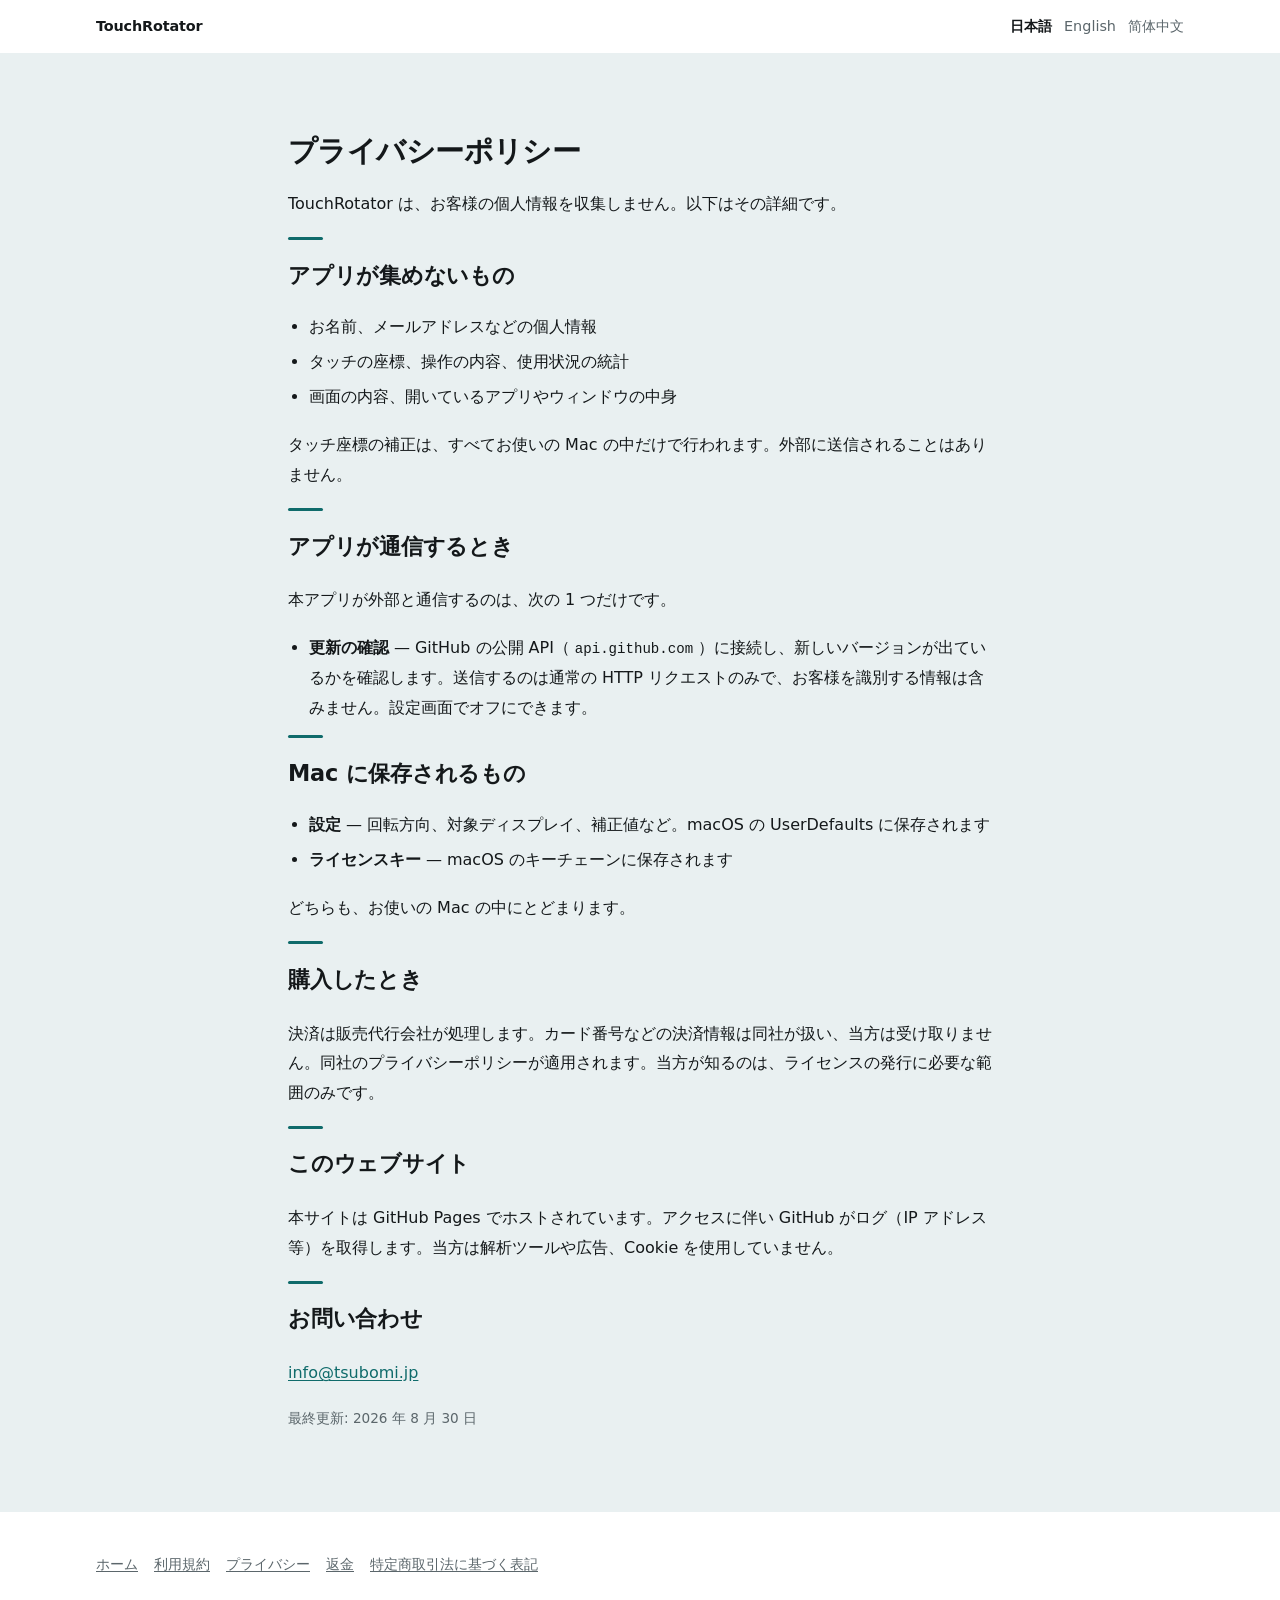
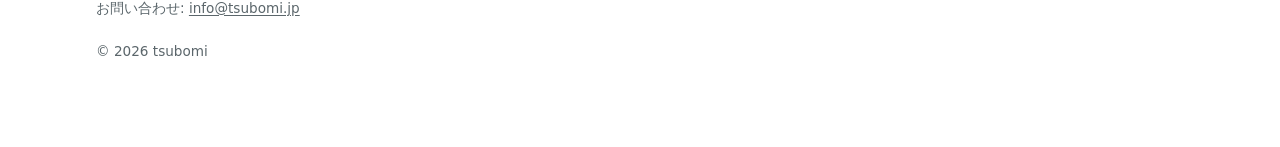
<file: docs/privacy.html>
<!DOCTYPE html>
<html lang="ja">
<head>
<meta charset="utf-8">
<meta name="viewport" content="width=device-width, initial-scale=1">
<title>プライバシーポリシー &mdash; TouchRotator</title>
<link rel="stylesheet" href="style.css">
</head>
<body>
<header class="top"><div class="wrap">
  <a class="brand" href="index.html">TouchRotator</a>
  <nav class="langs"><a href="index.html" aria-current="true">日本語</a><a href="en/index.html">English</a><a href="zh/index.html">简体中文</a></nav>
</div></header>
<section><div class="wrap"><article><h1 style="font-size:1.8rem">プライバシーポリシー</h1>
<p>TouchRotator は、お客様の個人情報を収集しません。以下はその詳細です。</p>

<h2>アプリが集めないもの</h2>
<ul>
  <li>お名前、メールアドレスなどの個人情報</li>
  <li>タッチの座標、操作の内容、使用状況の統計</li>
  <li>画面の内容、開いているアプリやウィンドウの中身</li>
</ul>
<p>タッチ座標の補正は、すべてお使いの Mac の中だけで行われます。外部に送信されることはありません。</p>

<h2>アプリが通信するとき</h2>
<p>本アプリが外部と通信するのは、次の 1 つだけです。</p>
<ul>
  <li><strong>更新の確認</strong> — GitHub の公開 API（<code>api.github.com</code>）に接続し、新しいバージョンが出ているかを確認します。送信するのは通常の HTTP リクエストのみで、お客様を識別する情報は含みません。設定画面でオフにできます。</li>
</ul>

<h2>Mac に保存されるもの</h2>
<ul>
  <li><strong>設定</strong> — 回転方向、対象ディスプレイ、補正値など。macOS の UserDefaults に保存されます</li>
  <li><strong>ライセンスキー</strong> — macOS のキーチェーンに保存されます</li>
</ul>
<p>どちらも、お使いの Mac の中にとどまります。</p>

<h2>購入したとき</h2>
<p>決済は販売代行会社が処理します。カード番号などの決済情報は同社が扱い、当方は受け取りません。同社のプライバシーポリシーが適用されます。当方が知るのは、ライセンスの発行に必要な範囲のみです。</p>

<h2>このウェブサイト</h2>
<p>本サイトは GitHub Pages でホストされています。アクセスに伴い GitHub がログ（IP アドレス等）を取得します。当方は解析ツールや広告、Cookie を使用していません。</p>

<h2>お問い合わせ</h2>
<p><a href="mailto:info@tsubomi.jp">info@tsubomi.jp</a></p>

<p class="note">最終更新: 2026 年 8 月 30 日</p>
</article></div></section>
<footer><div class="wrap">
  <nav><a href="index.html">ホーム</a><a href="terms.html">利用規約</a><a href="privacy.html">プライバシー</a><a href="refund.html">返金</a><a href="tokushoho.html">特定商取引法に基づく表記</a></nav>
  <p>お問い合わせ: <a href="mailto:info@tsubomi.jp">info@tsubomi.jp</a></p>
  <p>&copy; 2026 tsubomi</p>
</div></footer>
</body>
</html>
</file>
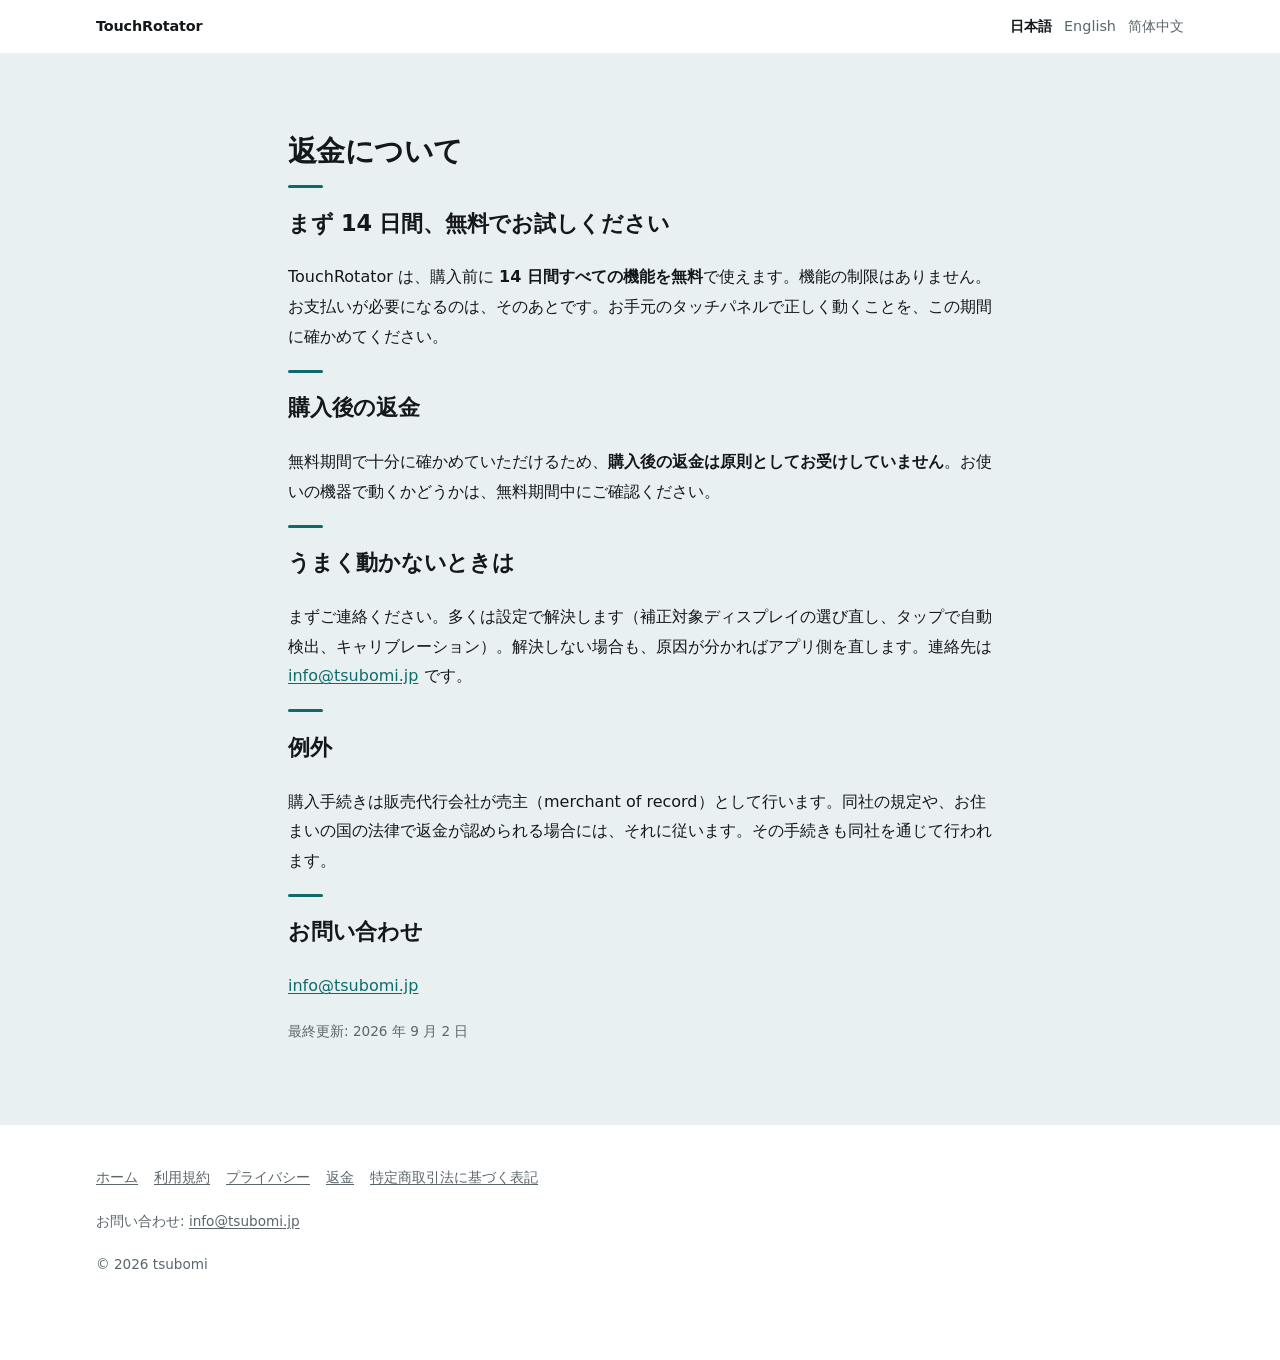
<file: docs/refund.html>
<!DOCTYPE html>
<html lang="ja">
<head>
<meta charset="utf-8">
<meta name="viewport" content="width=device-width, initial-scale=1">
<title>返金について &mdash; TouchRotator</title>
<link rel="stylesheet" href="style.css">
</head>
<body>
<header class="top"><div class="wrap">
  <a class="brand" href="index.html">TouchRotator</a>
  <nav class="langs"><a href="index.html" aria-current="true">日本語</a><a href="en/index.html">English</a><a href="zh/index.html">简体中文</a></nav>
</div></header>
<section><div class="wrap"><article><h1 style="font-size:1.8rem">返金について</h1>
<h2>まず 14 日間、無料でお試しください</h2>
<p>TouchRotator は、購入前に <strong>14 日間すべての機能を無料</strong>で使えます。機能の制限はありません。お支払いが必要になるのは、そのあとです。お手元のタッチパネルで正しく動くことを、この期間に確かめてください。</p>

<h2>購入後の返金</h2>
<p>無料期間で十分に確かめていただけるため、<strong>購入後の返金は原則としてお受けしていません</strong>。お使いの機器で動くかどうかは、無料期間中にご確認ください。</p>

<h2>うまく動かないときは</h2>
<p>まずご連絡ください。多くは設定で解決します（補正対象ディスプレイの選び直し、タップで自動検出、キャリブレーション）。解決しない場合も、原因が分かればアプリ側を直します。連絡先は <a href="mailto:info@tsubomi.jp">info@tsubomi.jp</a> です。</p>

<h2>例外</h2>
<p>購入手続きは販売代行会社が売主（merchant of record）として行います。同社の規定や、お住まいの国の法律で返金が認められる場合には、それに従います。その手続きも同社を通じて行われます。</p>

<h2>お問い合わせ</h2>
<p><a href="mailto:info@tsubomi.jp">info@tsubomi.jp</a></p>

<p class="note">最終更新: 2026 年 9 月 2 日</p>
</article></div></section>
<footer><div class="wrap">
  <nav><a href="index.html">ホーム</a><a href="terms.html">利用規約</a><a href="privacy.html">プライバシー</a><a href="refund.html">返金</a><a href="tokushoho.html">特定商取引法に基づく表記</a></nav>
  <p>お問い合わせ: <a href="mailto:info@tsubomi.jp">info@tsubomi.jp</a></p>
  <p>&copy; 2026 tsubomi</p>
</div></footer>
</body>
</html>
</file>
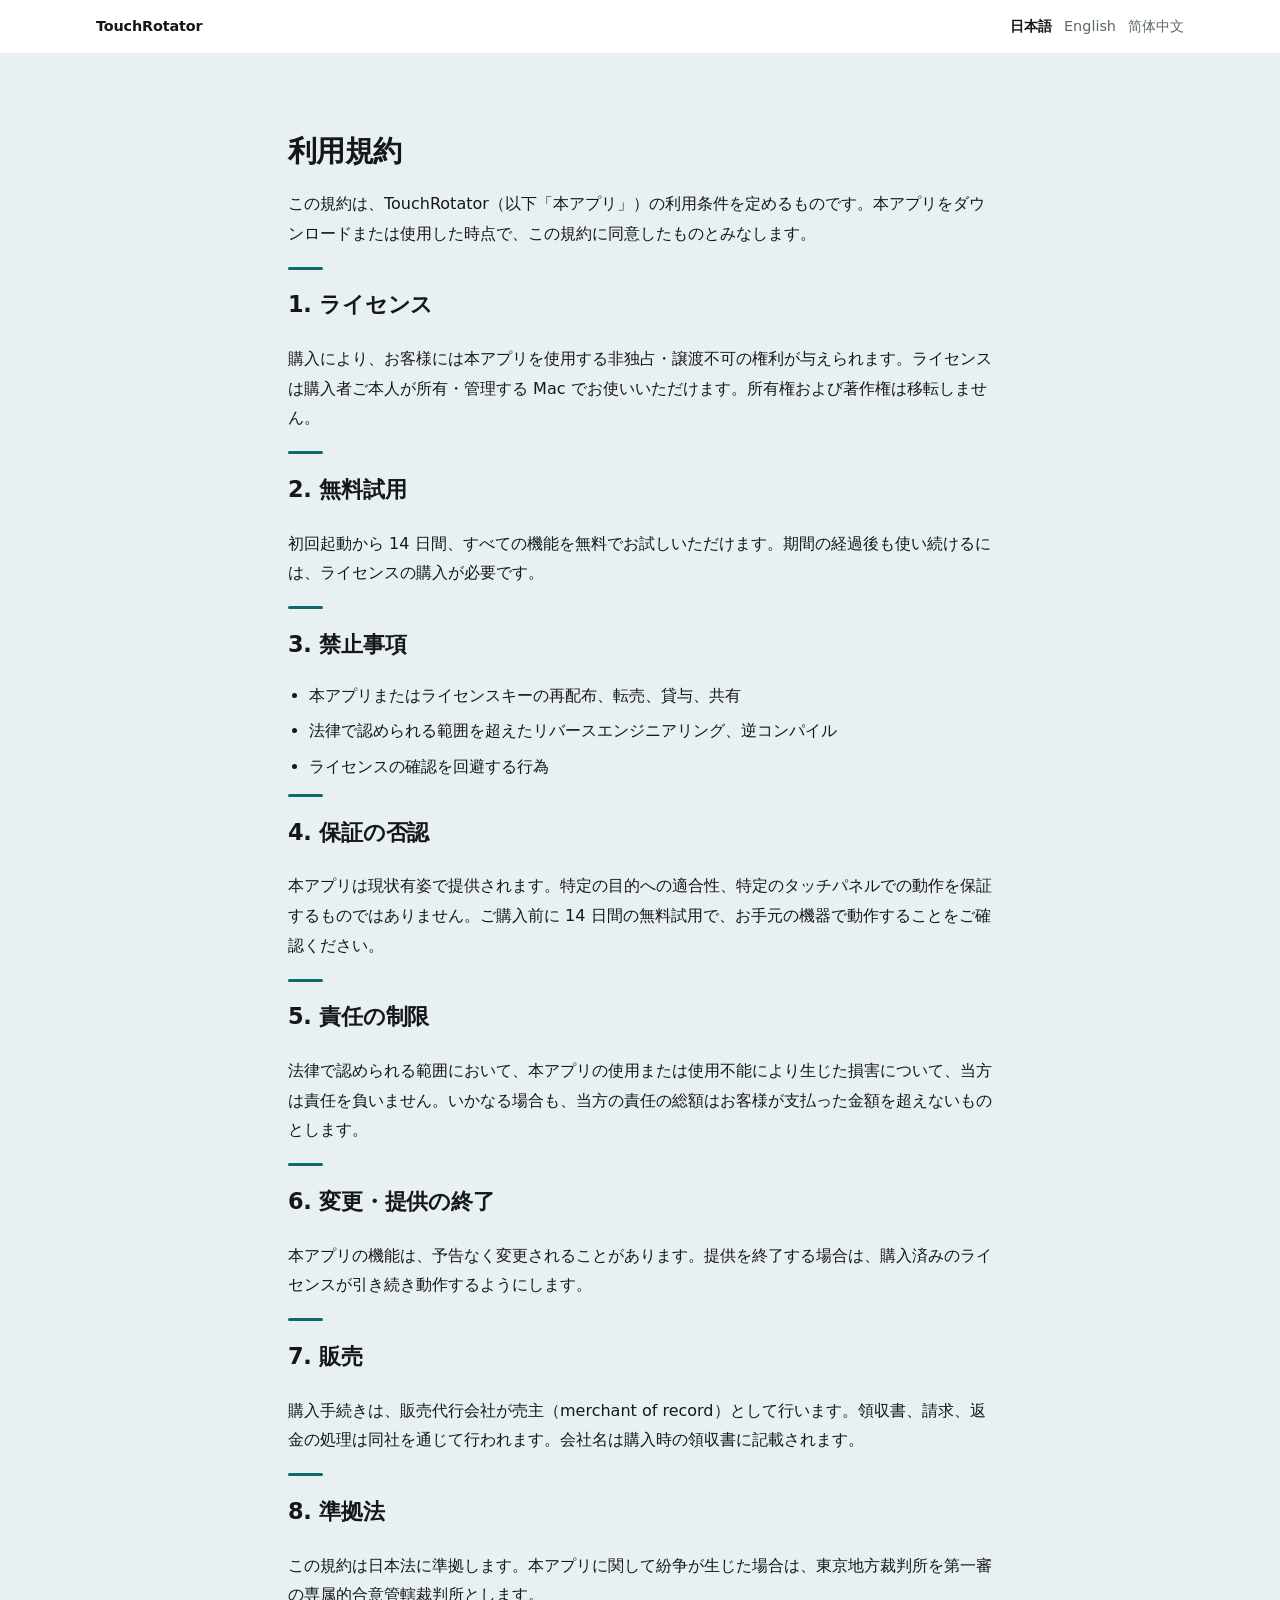
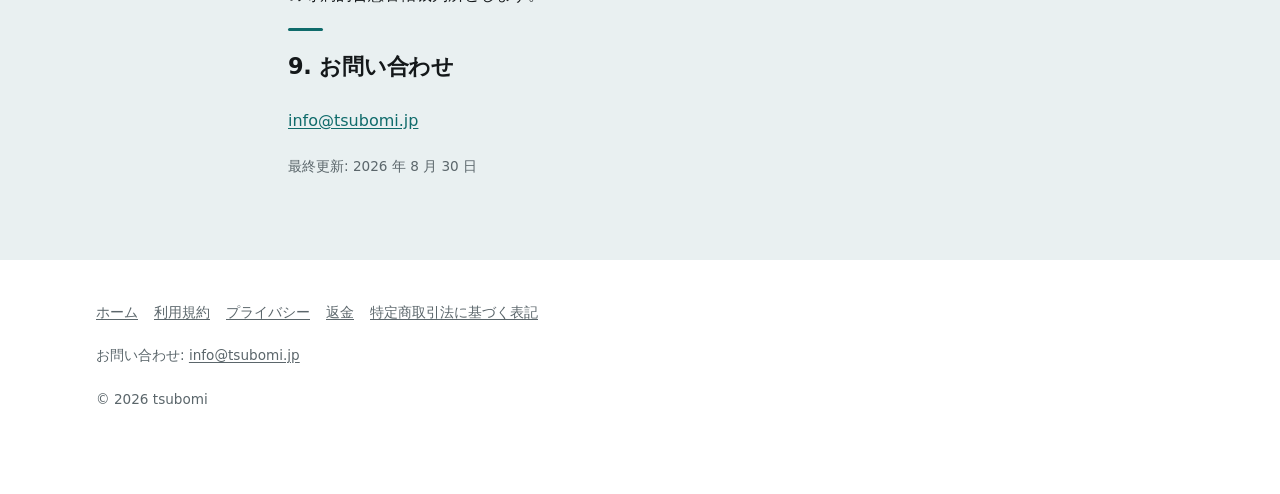
<file: docs/terms.html>
<!DOCTYPE html>
<html lang="ja">
<head>
<meta charset="utf-8">
<meta name="viewport" content="width=device-width, initial-scale=1">
<title>利用規約 &mdash; TouchRotator</title>
<link rel="stylesheet" href="style.css">
</head>
<body>
<header class="top"><div class="wrap">
  <a class="brand" href="index.html">TouchRotator</a>
  <nav class="langs"><a href="index.html" aria-current="true">日本語</a><a href="en/index.html">English</a><a href="zh/index.html">简体中文</a></nav>
</div></header>
<section><div class="wrap"><article><h1 style="font-size:1.8rem">利用規約</h1>
<p>この規約は、TouchRotator（以下「本アプリ」）の利用条件を定めるものです。本アプリをダウンロードまたは使用した時点で、この規約に同意したものとみなします。</p>

<h2>1. ライセンス</h2>
<p>購入により、お客様には本アプリを使用する非独占・譲渡不可の権利が与えられます。ライセンスは購入者ご本人が所有・管理する Mac でお使いいただけます。所有権および著作権は移転しません。</p>

<h2>2. 無料試用</h2>
<p>初回起動から 14 日間、すべての機能を無料でお試しいただけます。期間の経過後も使い続けるには、ライセンスの購入が必要です。</p>

<h2>3. 禁止事項</h2>
<ul>
  <li>本アプリまたはライセンスキーの再配布、転売、貸与、共有</li>
  <li>法律で認められる範囲を超えたリバースエンジニアリング、逆コンパイル</li>
  <li>ライセンスの確認を回避する行為</li>
</ul>

<h2>4. 保証の否認</h2>
<p>本アプリは現状有姿で提供されます。特定の目的への適合性、特定のタッチパネルでの動作を保証するものではありません。ご購入前に 14 日間の無料試用で、お手元の機器で動作することをご確認ください。</p>

<h2>5. 責任の制限</h2>
<p>法律で認められる範囲において、本アプリの使用または使用不能により生じた損害について、当方は責任を負いません。いかなる場合も、当方の責任の総額はお客様が支払った金額を超えないものとします。</p>

<h2>6. 変更・提供の終了</h2>
<p>本アプリの機能は、予告なく変更されることがあります。提供を終了する場合は、購入済みのライセンスが引き続き動作するようにします。</p>

<h2>7. 販売</h2>
<p>購入手続きは、販売代行会社が売主（merchant of record）として行います。領収書、請求、返金の処理は同社を通じて行われます。会社名は購入時の領収書に記載されます。</p>

<h2>8. 準拠法</h2>
<p>この規約は日本法に準拠します。本アプリに関して紛争が生じた場合は、東京地方裁判所を第一審の専属的合意管轄裁判所とします。</p>

<h2>9. お問い合わせ</h2>
<p><a href="mailto:info@tsubomi.jp">info@tsubomi.jp</a></p>

<p class="note">最終更新: 2026 年 8 月 30 日</p>
</article></div></section>
<footer><div class="wrap">
  <nav><a href="index.html">ホーム</a><a href="terms.html">利用規約</a><a href="privacy.html">プライバシー</a><a href="refund.html">返金</a><a href="tokushoho.html">特定商取引法に基づく表記</a></nav>
  <p>お問い合わせ: <a href="mailto:info@tsubomi.jp">info@tsubomi.jp</a></p>
  <p>&copy; 2026 tsubomi</p>
</div></footer>
</body>
</html>
</file>
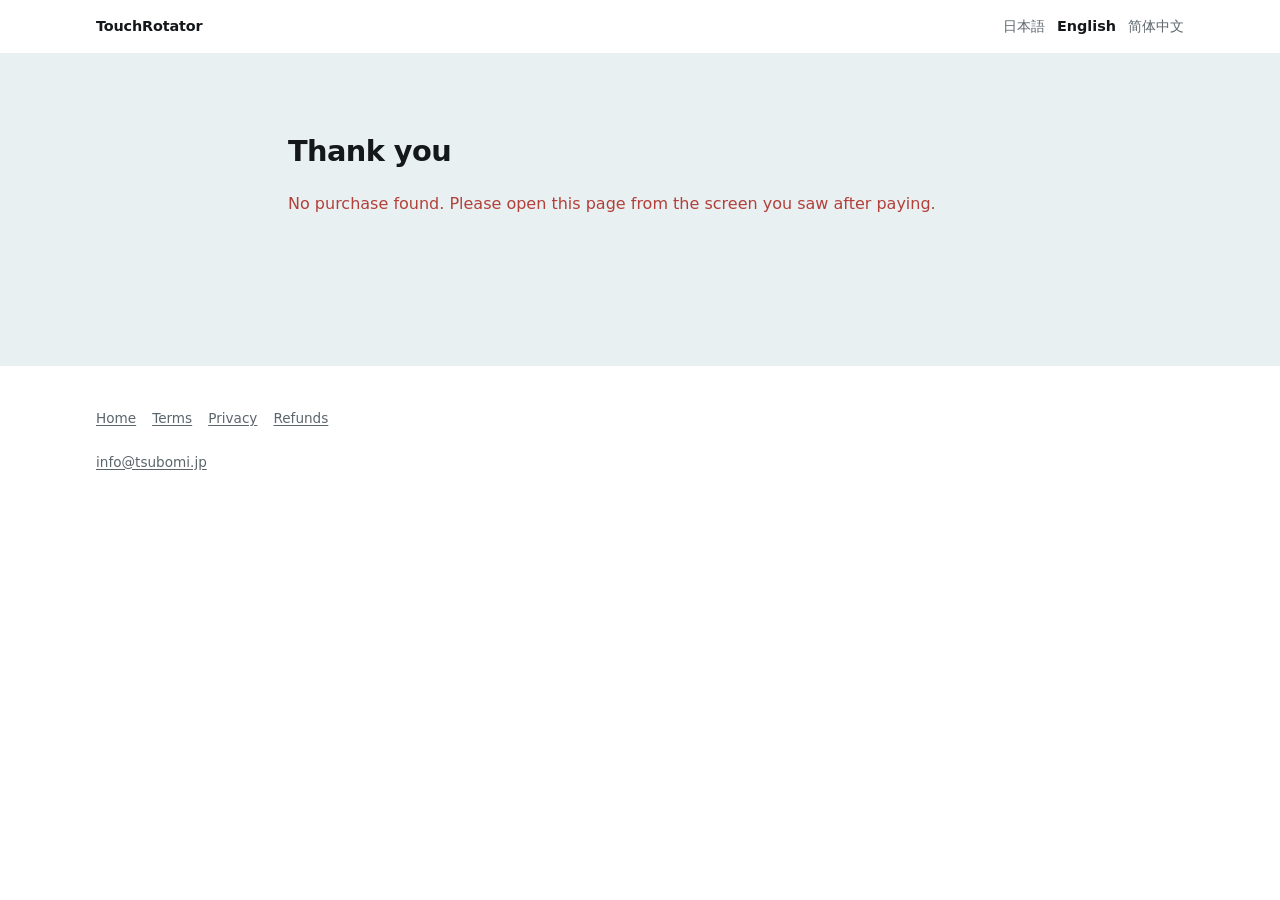
<file: docs/thanks.html>
<!DOCTYPE html>
<html lang="ja">
<head>
<meta charset="utf-8">
<meta name="viewport" content="width=device-width, initial-scale=1">
<meta name="robots" content="noindex">
<title>ライセンスキー &mdash; TouchRotator</title>
<link rel="stylesheet" href="style.css">
<link rel="icon" href="appicon.png">
<style>
  .key {
    font-family: var(--mono); font-size: .95rem; word-break: break-all;
    background: var(--panel); border: 1px solid var(--rule); border-radius: 8px;
    padding: 1rem 1.1rem; margin: 1rem 0; line-height: 1.6;
  }
  .state { min-height: 6rem; }
  .bad { color: var(--warn); }
  /* The switcher is a row of buttons rather than links: the key on this page
     came from one request and a reload would have to ask for it again. */
  .langs button {
    background: none; border: 0; padding: 0; font: inherit; cursor: pointer;
    color: var(--muted);
  }
  .langs button[aria-current="true"] { color: var(--ink); font-weight: 700; }
</style>
</head>
<body>
<header class="top"><div class="wrap">
  <a class="brand" href="index.html">TouchRotator</a>
  <nav class="langs" id="langs">
    <button type="button" data-lang="ja">日本語</button>
    <button type="button" data-lang="en">English</button>
    <button type="button" data-lang="zh">简体中文</button>
  </nav>
</div></header>

<section><div class="wrap"><article>
  <h1 style="font-size:1.8rem" data-t="title">ありがとうございます</h1>
  <div class="state" id="state"></div>
  <div id="next" hidden>
    <h2 data-t="how">使い方</h2>
    <ol>
      <li data-t="step1">メニューバーの TouchRotator を開き、下の「設定…」を押す</li>
      <li data-t="step2">左の「情報」を開く</li>
      <li data-t="step3">ライセンスキーの欄に、上のキーを貼って「認証」</li>
    </ol>
    <p class="note" id="keep"></p>
  </div>
</article></div></section>

<footer><div class="wrap">
  <nav id="foot"></nav>
  <p><a href="mailto:info@tsubomi.jp">info@tsubomi.jp</a></p>
</div></footer>

<script>
/**
 * Shows the licence key for the purchase that has just gone through.
 *
 * The page itself knows nothing: it hands Paddle's transaction id to the key
 * service, which asks Paddle whether that transaction was really paid before
 * parting with anything. Reloading is safe — the same transaction always gets
 * the same key back, which is also how someone who lost theirs gets it again.
 */
const KEY_SERVICE = "https://touchrotator-keys.small-leaf-0ba1.workers.dev";
const MAIL = "info@tsubomi.jp";

const TEXT = {
  ja: {
    title: "ありがとうございます", loading: "ライセンスキーを用意しています…",
    how: "使い方",
    step1: "メニューバーの TouchRotator を開き、下の「設定…」を押す",
    step2: "左の「情報」を開く",
    step3: "ライセンスキーの欄に、上のキーを貼って「認証」",
    keep: "このページは閉じても構いません。同じリンクを開けば、同じキーがもう一度出ます。うまくいかないときは " + MAIL + " へ。",
    yours: "あなたのライセンスキー",
    noTxn: "購入の情報が見つかりません。決済後の画面から開き直してください。",
    notPaid: "この購入はまだ完了していません。決済が終わってからもう一度お試しください。",
    trouble: "キーを取り出せませんでした。お手数ですが " + MAIL + " までご連絡ください。すぐにお送りします。",
    nav: [["", "ホーム"], ["terms.html", "利用規約"], ["privacy.html", "プライバシー"],
          ["refund.html", "返金"], ["tokushoho.html", "特定商取引法に基づく表記"]],
  },
  en: {
    title: "Thank you", loading: "Fetching your licence key…",
    how: "What to do with it",
    step1: "Open TouchRotator in the menu bar and press Settings…",
    step2: "Open About on the left",
    step3: "Paste the key above into the licence field and press Activate",
    keep: "You can close this page. Opening the same link shows the same key again. If anything goes wrong, write to " + MAIL + ".",
    yours: "Your licence key",
    noTxn: "No purchase found. Please open this page from the screen you saw after paying.",
    notPaid: "This purchase has not completed yet. Please try again once payment goes through.",
    trouble: "The key could not be fetched. Please write to " + MAIL + " and we will send it straight away.",
    nav: [["", "Home"], ["terms.html", "Terms"], ["privacy.html", "Privacy"], ["refund.html", "Refunds"]],
  },
  zh: {
    title: "感谢您的购买", loading: "正在准备您的许可证密钥…",
    how: "使用方法",
    step1: "在菜单栏打开 TouchRotator，点按下方的「设置…」",
    step2: "打开左侧的「关于」",
    step3: "把上面的密钥粘贴到许可证栏，然后点按「激活」",
    keep: "可以关闭本页。打开同一链接会再次显示同一密钥。如有问题请联系 " + MAIL + "。",
    yours: "您的许可证密钥",
    noTxn: "未找到购买信息。请从付款后的页面重新打开。",
    notPaid: "该笔购买尚未完成。请在付款完成后重试。",
    trouble: "无法取得密钥。请联系 " + MAIL + "，我们会立即发送。",
    nav: [["", "首页"], ["terms.html", "使用条款"], ["privacy.html", "隐私政策"], ["refund.html", "退款政策"]],
  },
};

// The reader's own language, unless the address says otherwise. A buyer whose
// browser is set to something we do not have gets English.
const asked = new URLSearchParams(location.search).get("lang");
const tongue = (navigator.language || "ja").toLowerCase();
let lang = TEXT[asked] ? asked
  : tongue.startsWith("zh") ? "zh"
  : tongue.startsWith("ja") ? "ja" : "en";
let t = TEXT[lang];

/**
 * A sentence with the address in it, as text plus a real link.
 *
 * The line about closing the page has the address in the middle of it. Left as
 * markup it could not be translated — anything holding a link was skipped, so
 * an English buyer read that one paragraph in Japanese.
 */
function withMail(sentence) {
  const fragment = document.createDocumentFragment();
  const parts = sentence.split(MAIL);
  parts.forEach((part, index) => {
    if (index) {
      const link = document.createElement("a");
      link.href = "mailto:" + MAIL;
      link.textContent = MAIL;
      fragment.appendChild(link);
    }
    fragment.appendChild(document.createTextNode(part));
  });
  return fragment;
}

const state = document.getElementById("state");
// What the page is showing, so switching language can say it again.
let showing = { kind: "loading" };

const say = (kind, value) => {
  showing = { kind, value };
  state.innerHTML = "";
  if (kind === "key") {
    const label = document.createElement("p");
    label.textContent = t.yours;
    const box = document.createElement("div");
    box.className = "key";
    box.textContent = value;
    state.append(label, box);
    document.getElementById("next").hidden = false;
    return;
  }
  const p = document.createElement("p");
  if (kind !== "loading") p.className = "bad";
  p.appendChild(withMail(t[kind === "loading" ? "loading" : kind]));
  state.appendChild(p);
};

function draw(next) {
  lang = next;
  t = TEXT[lang];
  document.documentElement.lang = lang === "zh" ? "zh-Hans" : lang;
  document.querySelectorAll("[data-t]").forEach((node) => {
    const value = t[node.dataset.t];
    if (value) node.textContent = value;
  });
  document.getElementById("keep").replaceChildren(withMail(t.keep));

  // The footer in the reader's own language, pointing at that language's pages.
  const home = lang === "ja" ? "" : lang + "/";
  document.getElementById("foot").innerHTML = t.nav
    .map(([page, label]) => `<a href="${home}${page || "index.html"}">${label}</a>`)
    .join("");
  document.querySelectorAll("#langs button").forEach((button) => {
    if (button.dataset.lang === lang) button.setAttribute("aria-current", "true");
    else button.removeAttribute("aria-current");
  });

  say(showing.kind, showing.value);
}

document.querySelectorAll("#langs button").forEach((button) => {
  button.addEventListener("click", () => draw(button.dataset.lang));
});

draw(lang);

async function run() {
  const id = new URLSearchParams(location.search).get("_ptxn");
  if (!id) return say("noTxn");
  if (!KEY_SERVICE) return say("trouble");

  let answer;
  try {
    const response = await fetch(`${KEY_SERVICE}?txn=${encodeURIComponent(id)}`);
    answer = await response.json();
    if (response.status === 402) return say("notPaid");
    if (!response.ok || !answer.key) return say("trouble");
  } catch {
    return say("trouble");
  }
  say("key", answer.key);
}

run();
</script>
</body>
</html>
</file>
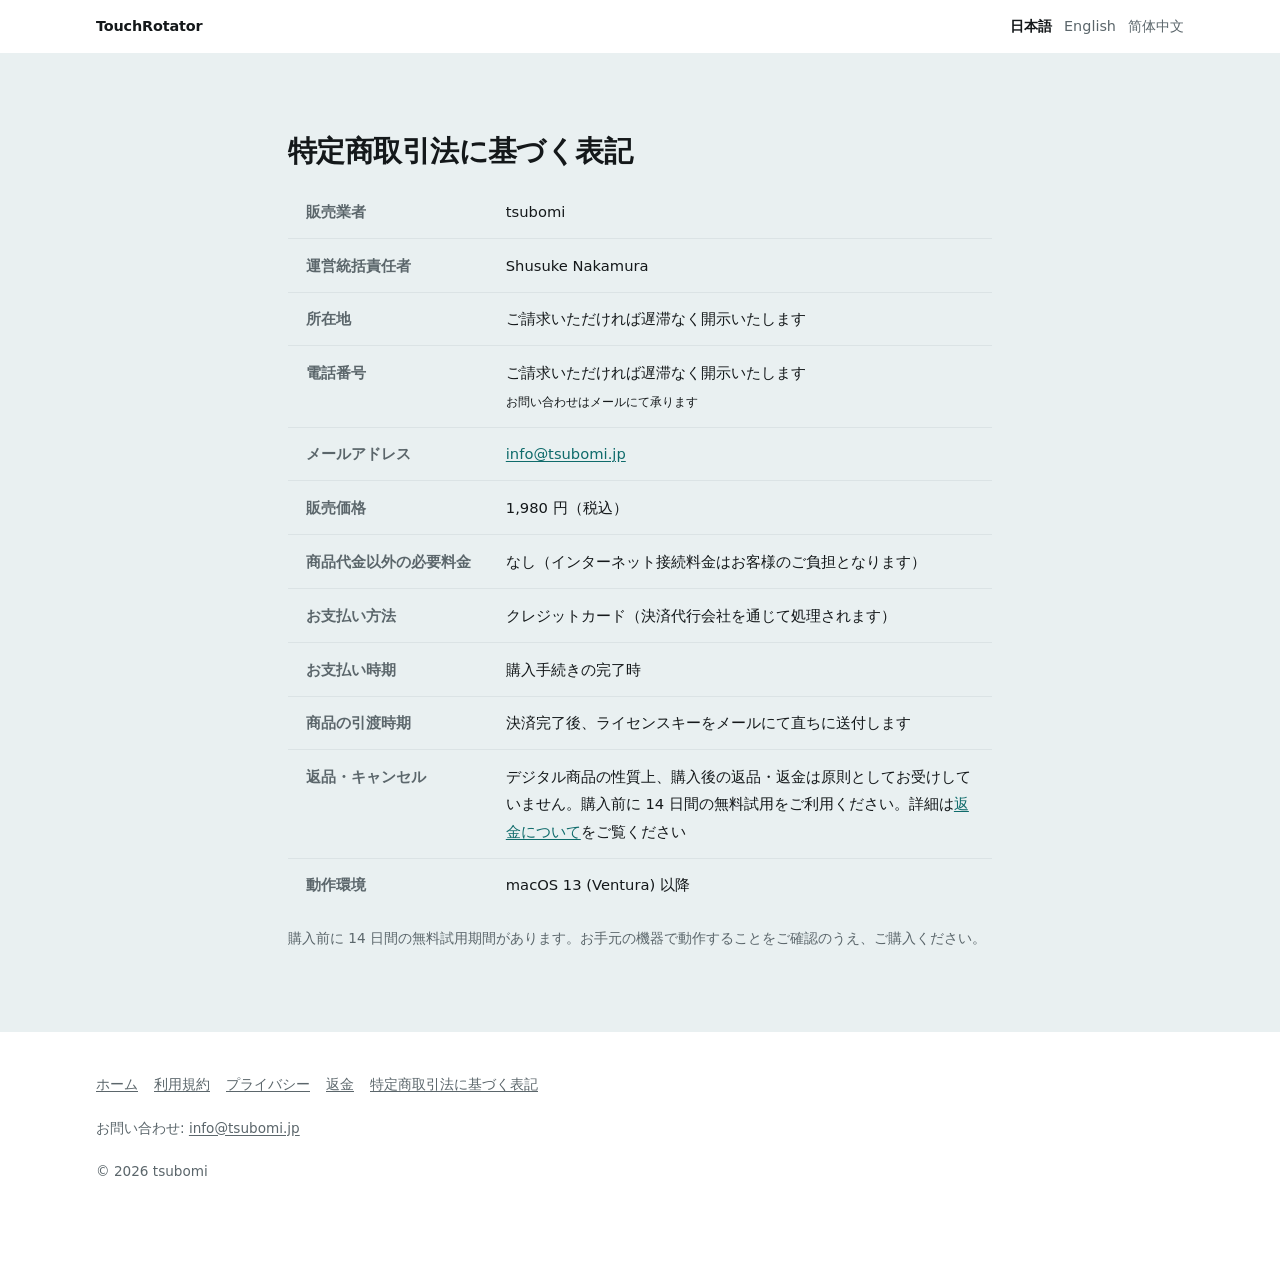
<file: docs/tokushoho.html>
<!DOCTYPE html>
<html lang="ja">
<head>
<meta charset="utf-8">
<meta name="viewport" content="width=device-width, initial-scale=1">
<title>特定商取引法に基づく表記 &mdash; TouchRotator</title>
<link rel="stylesheet" href="style.css">
</head>
<body>
<header class="top"><div class="wrap">
  <a class="brand" href="index.html">TouchRotator</a>
  <nav class="langs"><a href="index.html" aria-current="true">日本語</a><a href="en/index.html">English</a><a href="zh/index.html">简体中文</a></nav>
</div></header>
<section><div class="wrap"><article><h1 style="font-size:1.8rem">特定商取引法に基づく表記</h1>
<div class="scroller"><table>
  <tr><th>販売業者</th><td>tsubomi</td></tr>
  <tr><th>運営統括責任者</th><td>Shusuke Nakamura</td></tr>
  <tr><th>所在地</th><td>ご請求いただければ遅滞なく開示いたします</td></tr>
  <tr><th>電話番号</th><td>ご請求いただければ遅滞なく開示いたします<br><small>お問い合わせはメールにて承ります</small></td></tr>
  <tr><th>メールアドレス</th><td><a href="mailto:info@tsubomi.jp">info@tsubomi.jp</a></td></tr>
  <tr><th>販売価格</th><td>1,980 円（税込）</td></tr>
  <tr><th>商品代金以外の必要料金</th><td>なし（インターネット接続料金はお客様のご負担となります）</td></tr>
  <tr><th>お支払い方法</th><td>クレジットカード（決済代行会社を通じて処理されます）</td></tr>
  <tr><th>お支払い時期</th><td>購入手続きの完了時</td></tr>
  <tr><th>商品の引渡時期</th><td>決済完了後、ライセンスキーをメールにて直ちに送付します</td></tr>
  <tr><th>返品・キャンセル</th><td>デジタル商品の性質上、購入後の返品・返金は原則としてお受けしていません。購入前に 14 日間の無料試用をご利用ください。詳細は<a href="refund.html">返金について</a>をご覧ください</td></tr>
  <tr><th>動作環境</th><td>macOS 13 (Ventura) 以降</td></tr>
</table></div>

<p class="note">購入前に 14 日間の無料試用期間があります。お手元の機器で動作することをご確認のうえ、ご購入ください。</p>
</article></div></section>
<footer><div class="wrap">
  <nav><a href="index.html">ホーム</a><a href="terms.html">利用規約</a><a href="privacy.html">プライバシー</a><a href="refund.html">返金</a><a href="tokushoho.html">特定商取引法に基づく表記</a></nav>
  <p>お問い合わせ: <a href="mailto:info@tsubomi.jp">info@tsubomi.jp</a></p>
  <p>&copy; 2026 tsubomi</p>
</div></footer>
</body>
</html>
</file>
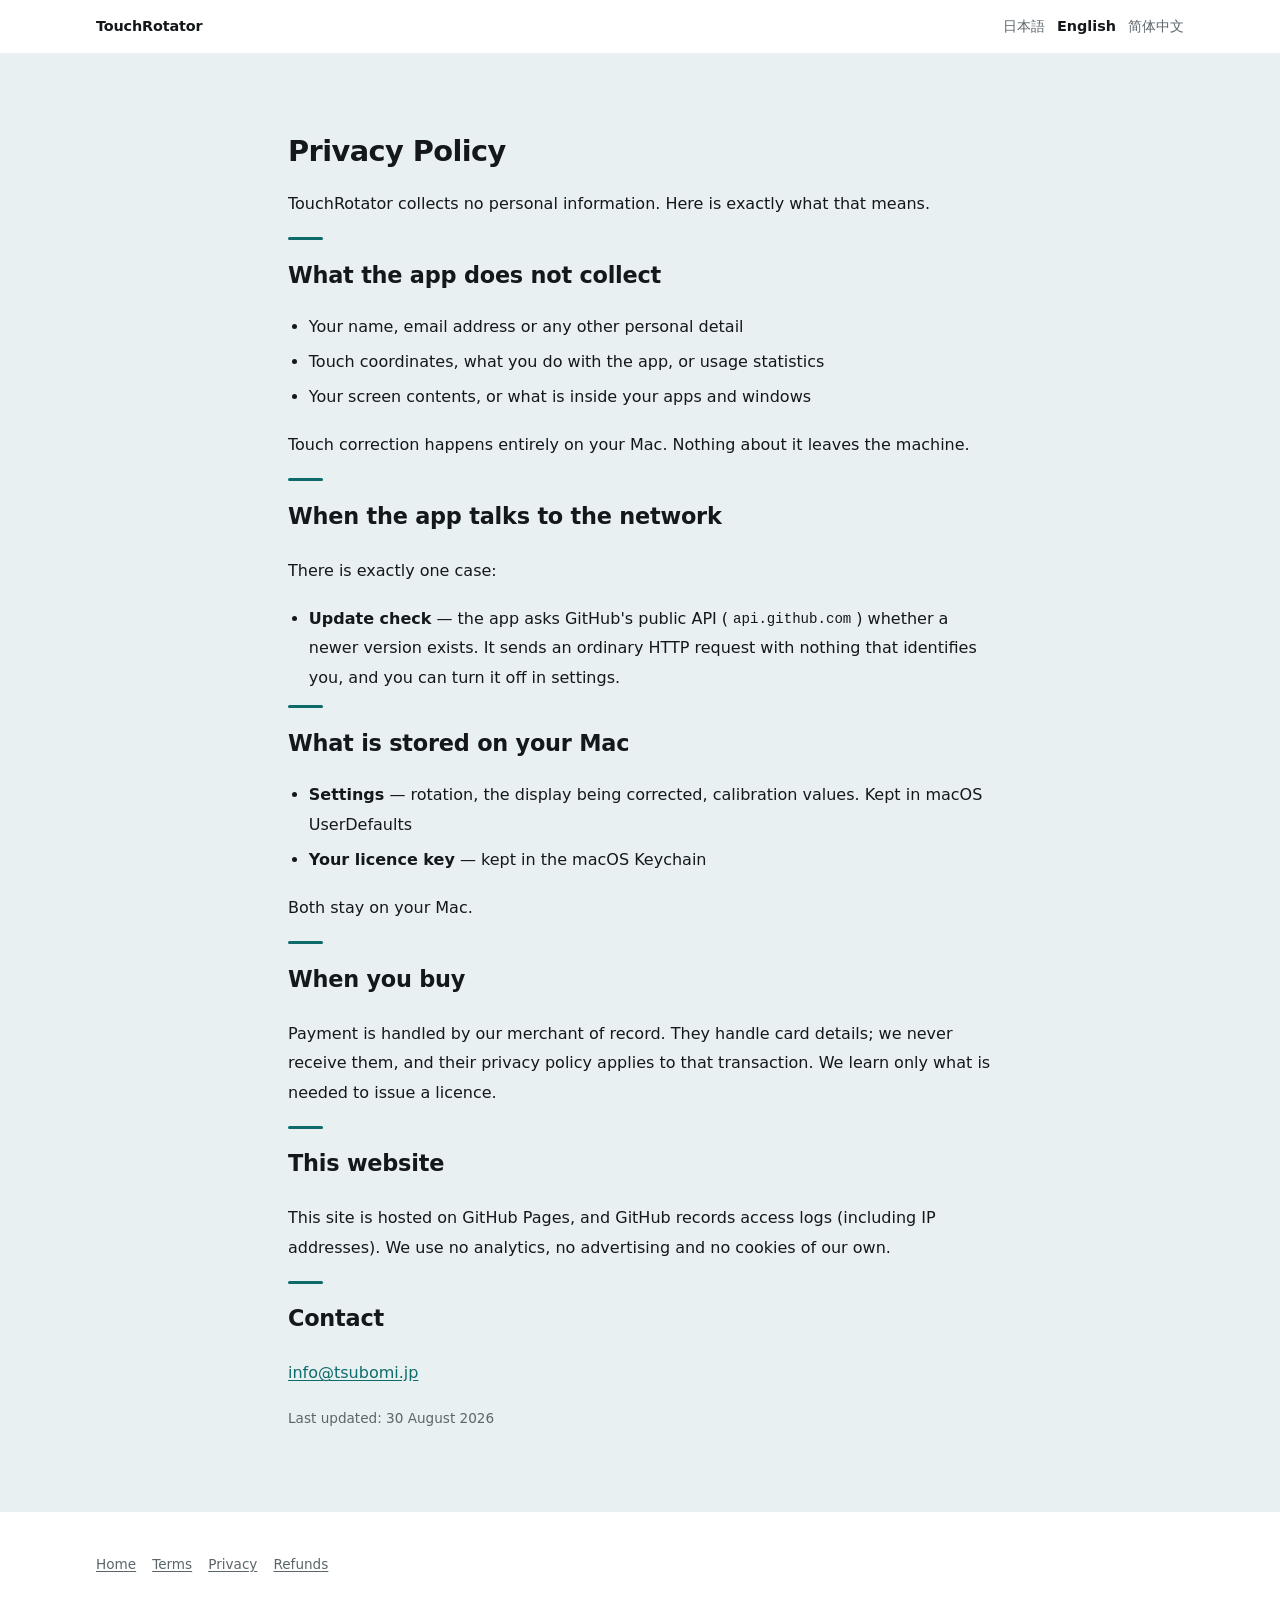
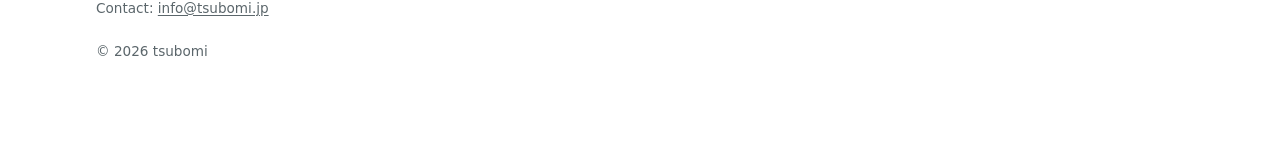
<file: docs/en/privacy.html>
<!DOCTYPE html>
<html lang="en">
<head>
<meta charset="utf-8">
<meta name="viewport" content="width=device-width, initial-scale=1">
<title>Privacy Policy &mdash; TouchRotator</title>
<link rel="stylesheet" href="../style.css">
</head>
<body>
<header class="top"><div class="wrap">
  <a class="brand" href="index.html">TouchRotator</a>
  <nav class="langs"><a href="../index.html">日本語</a><a href="../en/index.html" aria-current="true">English</a><a href="../zh/index.html">简体中文</a></nav>
</div></header>
<section><div class="wrap"><article><h1 style="font-size:1.8rem">Privacy Policy</h1>
<p>TouchRotator collects no personal information. Here is exactly what that means.</p>

<h2>What the app does not collect</h2>
<ul>
  <li>Your name, email address or any other personal detail</li>
  <li>Touch coordinates, what you do with the app, or usage statistics</li>
  <li>Your screen contents, or what is inside your apps and windows</li>
</ul>
<p>Touch correction happens entirely on your Mac. Nothing about it leaves the machine.</p>

<h2>When the app talks to the network</h2>
<p>There is exactly one case:</p>
<ul>
  <li><strong>Update check</strong> &mdash; the app asks GitHub's public API (<code>api.github.com</code>) whether a newer version exists. It sends an ordinary HTTP request with nothing that identifies you, and you can turn it off in settings.</li>
</ul>

<h2>What is stored on your Mac</h2>
<ul>
  <li><strong>Settings</strong> &mdash; rotation, the display being corrected, calibration values. Kept in macOS UserDefaults</li>
  <li><strong>Your licence key</strong> &mdash; kept in the macOS Keychain</li>
</ul>
<p>Both stay on your Mac.</p>

<h2>When you buy</h2>
<p>Payment is handled by our merchant of record. They handle card details; we never receive them, and their privacy policy applies to that transaction. We learn only what is needed to issue a licence.</p>

<h2>This website</h2>
<p>This site is hosted on GitHub Pages, and GitHub records access logs (including IP addresses). We use no analytics, no advertising and no cookies of our own.</p>

<h2>Contact</h2>
<p><a href="mailto:info@tsubomi.jp">info@tsubomi.jp</a></p>

<p class="note">Last updated: 30 August 2026</p>
</article></div></section>
<footer><div class="wrap">
  <nav><a href="index.html">Home</a><a href="terms.html">Terms</a><a href="privacy.html">Privacy</a><a href="refund.html">Refunds</a></nav>
  <p>Contact: <a href="mailto:info@tsubomi.jp">info@tsubomi.jp</a></p>
  <p>&copy; 2026 tsubomi</p>
</div></footer>
</body>
</html>
</file>
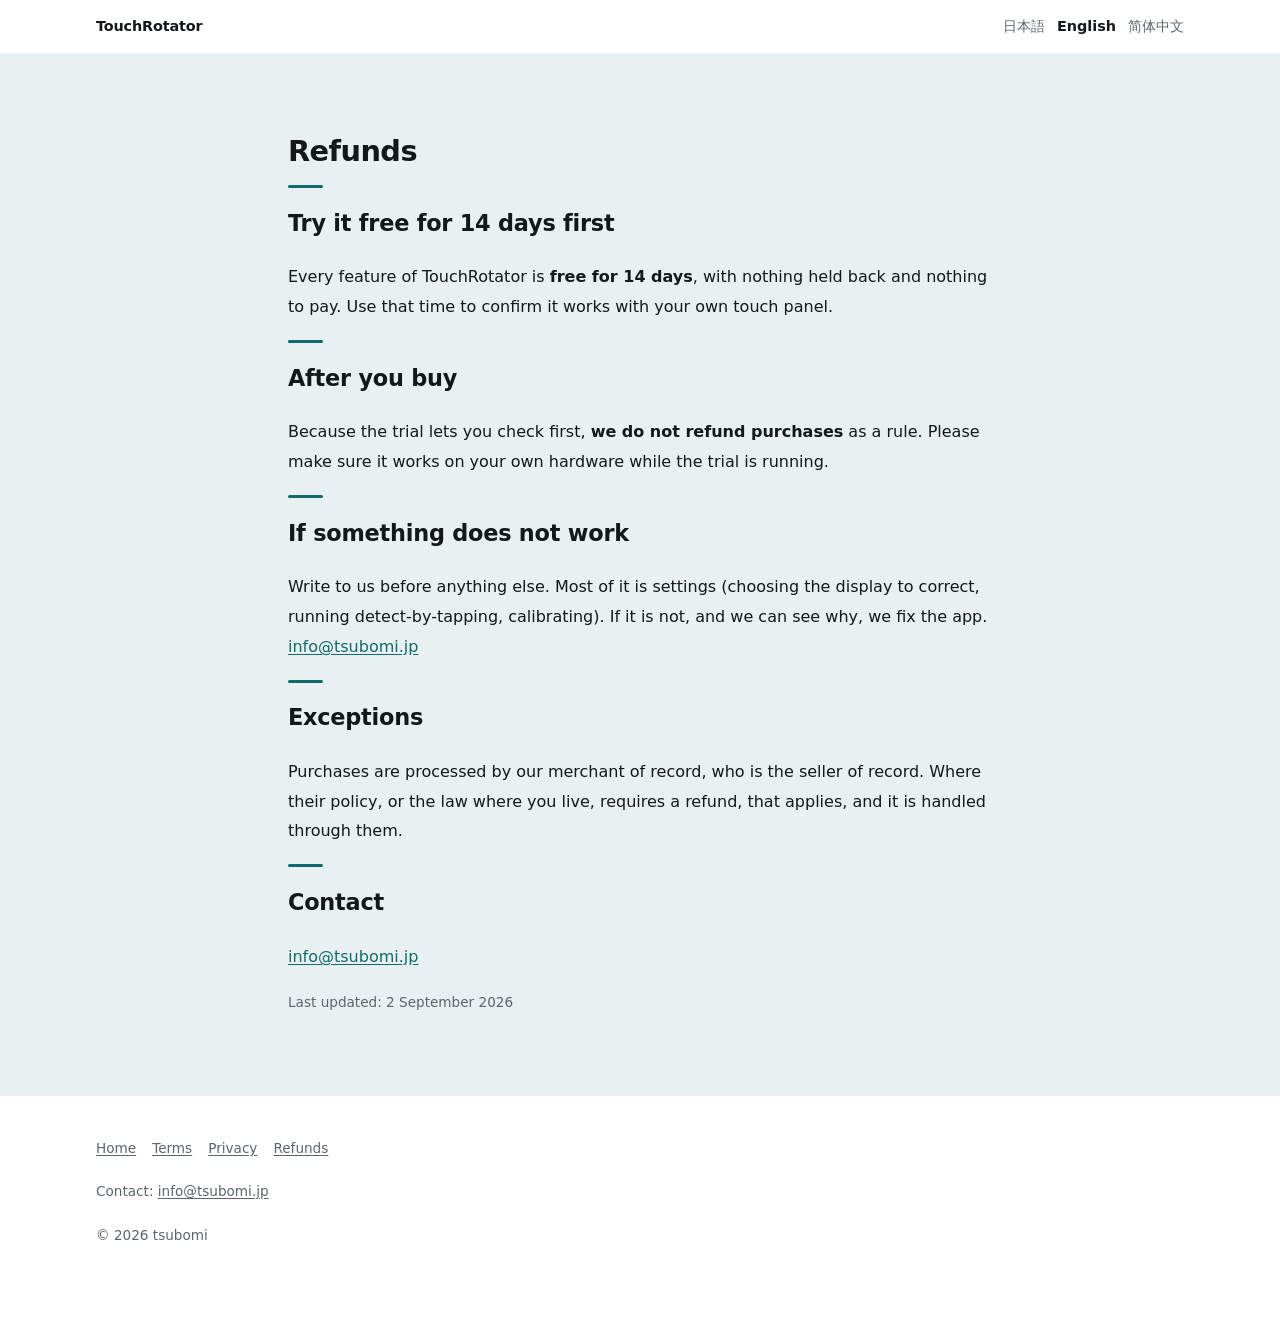
<file: docs/en/refund.html>
<!DOCTYPE html>
<html lang="en">
<head>
<meta charset="utf-8">
<meta name="viewport" content="width=device-width, initial-scale=1">
<title>Refunds &mdash; TouchRotator</title>
<link rel="stylesheet" href="../style.css">
</head>
<body>
<header class="top"><div class="wrap">
  <a class="brand" href="index.html">TouchRotator</a>
  <nav class="langs"><a href="../index.html">日本語</a><a href="../en/index.html" aria-current="true">English</a><a href="../zh/index.html">简体中文</a></nav>
</div></header>
<section><div class="wrap"><article><h1 style="font-size:1.8rem">Refunds</h1>
<h2>Try it free for 14 days first</h2>
<p>Every feature of TouchRotator is <strong>free for 14 days</strong>, with nothing held back and nothing to pay. Use that time to confirm it works with your own touch panel.</p>

<h2>After you buy</h2>
<p>Because the trial lets you check first, <strong>we do not refund purchases</strong> as a rule. Please make sure it works on your own hardware while the trial is running.</p>

<h2>If something does not work</h2>
<p>Write to us before anything else. Most of it is settings (choosing the display to correct, running detect-by-tapping, calibrating). If it is not, and we can see why, we fix the app. <a href="mailto:info@tsubomi.jp">info@tsubomi.jp</a></p>

<h2>Exceptions</h2>
<p>Purchases are processed by our merchant of record, who is the seller of record. Where their policy, or the law where you live, requires a refund, that applies, and it is handled through them.</p>

<h2>Contact</h2>
<p><a href="mailto:info@tsubomi.jp">info@tsubomi.jp</a></p>

<p class="note">Last updated: 2 September 2026</p>
</article></div></section>
<footer><div class="wrap">
  <nav><a href="index.html">Home</a><a href="terms.html">Terms</a><a href="privacy.html">Privacy</a><a href="refund.html">Refunds</a></nav>
  <p>Contact: <a href="mailto:info@tsubomi.jp">info@tsubomi.jp</a></p>
  <p>&copy; 2026 tsubomi</p>
</div></footer>
</body>
</html>
</file>
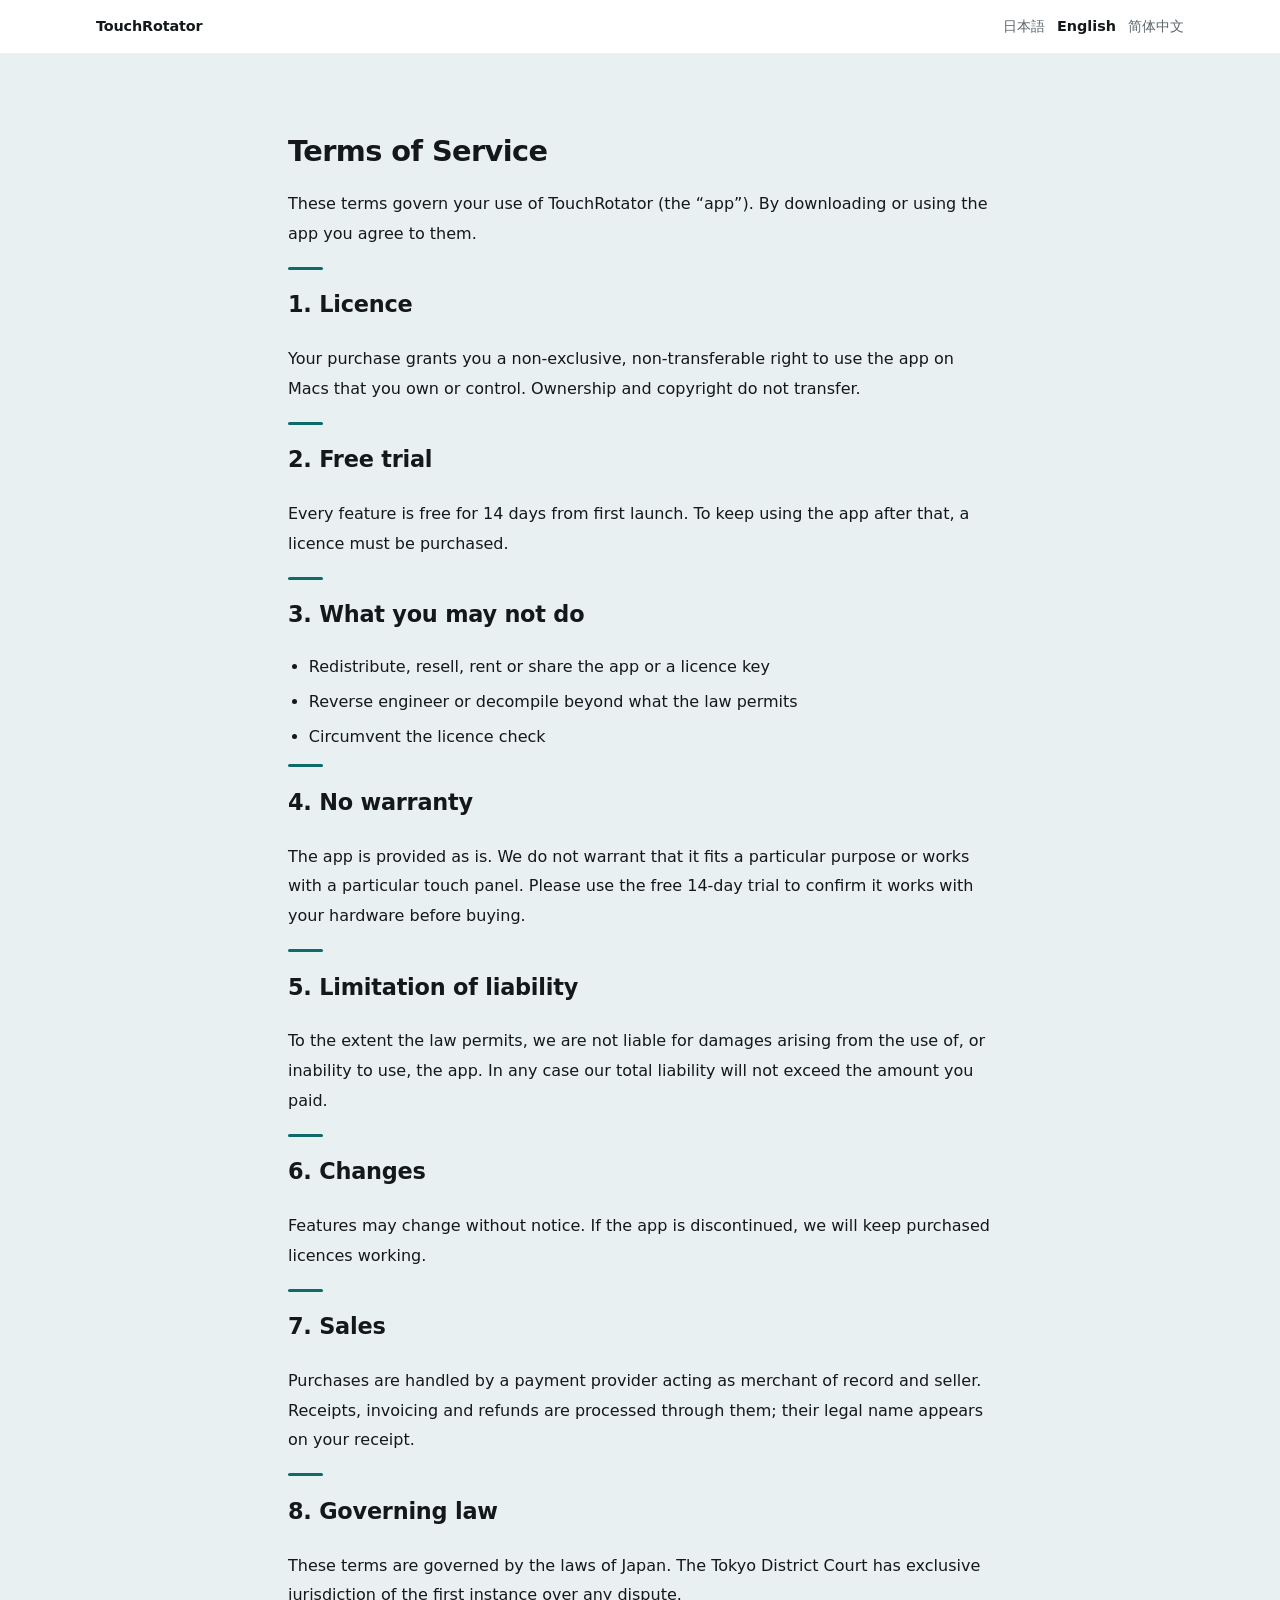
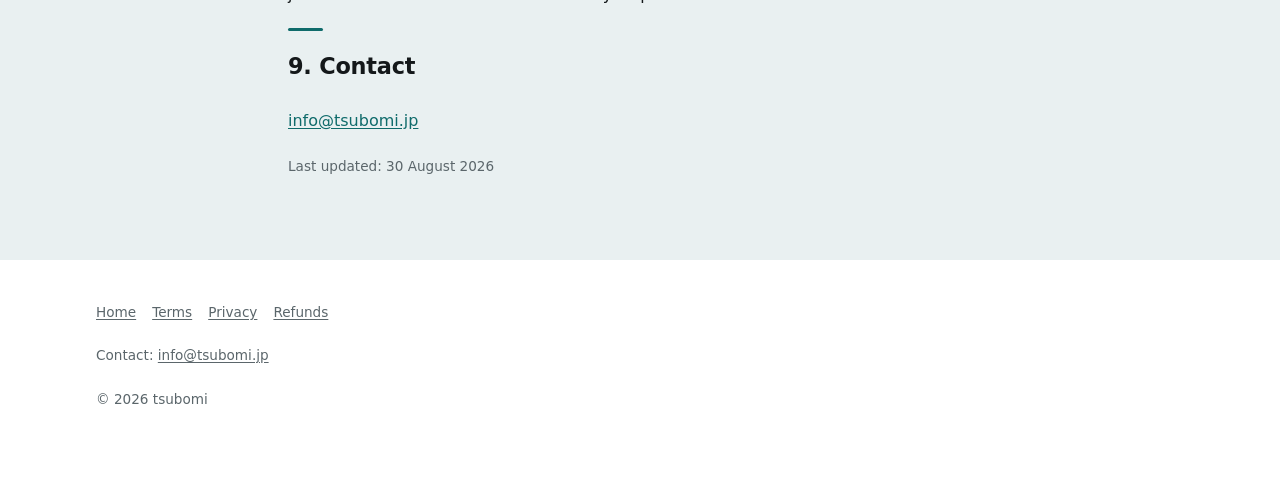
<file: docs/en/terms.html>
<!DOCTYPE html>
<html lang="en">
<head>
<meta charset="utf-8">
<meta name="viewport" content="width=device-width, initial-scale=1">
<title>Terms of Service &mdash; TouchRotator</title>
<link rel="stylesheet" href="../style.css">
</head>
<body>
<header class="top"><div class="wrap">
  <a class="brand" href="index.html">TouchRotator</a>
  <nav class="langs"><a href="../index.html">日本語</a><a href="../en/index.html" aria-current="true">English</a><a href="../zh/index.html">简体中文</a></nav>
</div></header>
<section><div class="wrap"><article><h1 style="font-size:1.8rem">Terms of Service</h1>
<p>These terms govern your use of TouchRotator (the &ldquo;app&rdquo;). By downloading or using the app you agree to them.</p>

<h2>1. Licence</h2>
<p>Your purchase grants you a non-exclusive, non-transferable right to use the app on Macs that you own or control. Ownership and copyright do not transfer.</p>

<h2>2. Free trial</h2>
<p>Every feature is free for 14 days from first launch. To keep using the app after that, a licence must be purchased.</p>

<h2>3. What you may not do</h2>
<ul>
  <li>Redistribute, resell, rent or share the app or a licence key</li>
  <li>Reverse engineer or decompile beyond what the law permits</li>
  <li>Circumvent the licence check</li>
</ul>

<h2>4. No warranty</h2>
<p>The app is provided as is. We do not warrant that it fits a particular purpose or works with a particular touch panel. Please use the free 14-day trial to confirm it works with your hardware before buying.</p>

<h2>5. Limitation of liability</h2>
<p>To the extent the law permits, we are not liable for damages arising from the use of, or inability to use, the app. In any case our total liability will not exceed the amount you paid.</p>

<h2>6. Changes</h2>
<p>Features may change without notice. If the app is discontinued, we will keep purchased licences working.</p>

<h2>7. Sales</h2>
<p>Purchases are handled by a payment provider acting as merchant of record and seller. Receipts, invoicing and refunds are processed through them; their legal name appears on your receipt.</p>

<h2>8. Governing law</h2>
<p>These terms are governed by the laws of Japan. The Tokyo District Court has exclusive jurisdiction of the first instance over any dispute.</p>

<h2>9. Contact</h2>
<p><a href="mailto:info@tsubomi.jp">info@tsubomi.jp</a></p>

<p class="note">Last updated: 30 August 2026</p>
</article></div></section>
<footer><div class="wrap">
  <nav><a href="index.html">Home</a><a href="terms.html">Terms</a><a href="privacy.html">Privacy</a><a href="refund.html">Refunds</a></nav>
  <p>Contact: <a href="mailto:info@tsubomi.jp">info@tsubomi.jp</a></p>
  <p>&copy; 2026 tsubomi</p>
</div></footer>
</body>
</html>
</file>
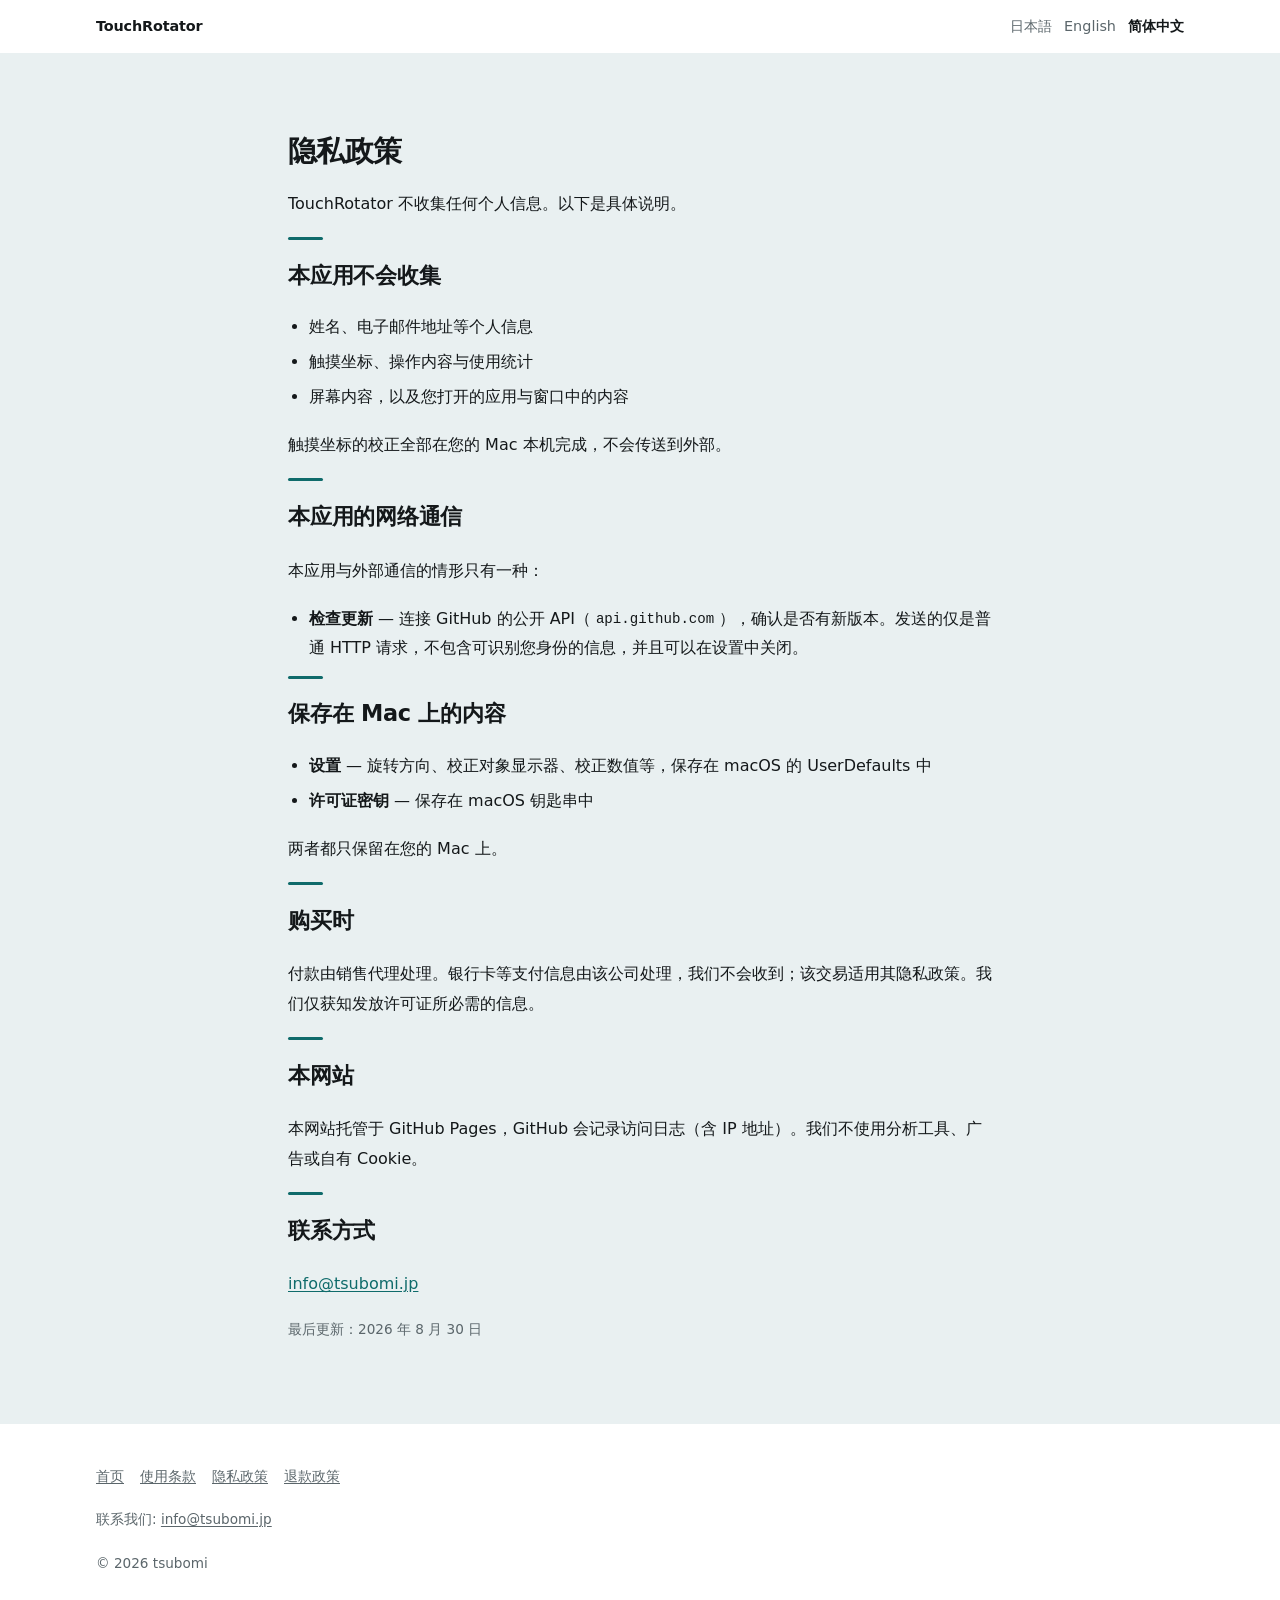
<file: docs/zh/privacy.html>
<!DOCTYPE html>
<html lang="zh-Hans">
<head>
<meta charset="utf-8">
<meta name="viewport" content="width=device-width, initial-scale=1">
<title>隐私政策 &mdash; TouchRotator</title>
<link rel="stylesheet" href="../style.css">
</head>
<body>
<header class="top"><div class="wrap">
  <a class="brand" href="index.html">TouchRotator</a>
  <nav class="langs"><a href="../index.html">日本語</a><a href="../en/index.html">English</a><a href="../zh/index.html" aria-current="true">简体中文</a></nav>
</div></header>
<section><div class="wrap"><article><h1 style="font-size:1.8rem">隐私政策</h1>
<p>TouchRotator 不收集任何个人信息。以下是具体说明。</p>

<h2>本应用不会收集</h2>
<ul>
  <li>姓名、电子邮件地址等个人信息</li>
  <li>触摸坐标、操作内容与使用统计</li>
  <li>屏幕内容，以及您打开的应用与窗口中的内容</li>
</ul>
<p>触摸坐标的校正全部在您的 Mac 本机完成，不会传送到外部。</p>

<h2>本应用的网络通信</h2>
<p>本应用与外部通信的情形只有一种：</p>
<ul>
  <li><strong>检查更新</strong> &mdash; 连接 GitHub 的公开 API（<code>api.github.com</code>），确认是否有新版本。发送的仅是普通 HTTP 请求，不包含可识别您身份的信息，并且可以在设置中关闭。</li>
</ul>

<h2>保存在 Mac 上的内容</h2>
<ul>
  <li><strong>设置</strong> &mdash; 旋转方向、校正对象显示器、校正数值等，保存在 macOS 的 UserDefaults 中</li>
  <li><strong>许可证密钥</strong> &mdash; 保存在 macOS 钥匙串中</li>
</ul>
<p>两者都只保留在您的 Mac 上。</p>

<h2>购买时</h2>
<p>付款由销售代理处理。银行卡等支付信息由该公司处理，我们不会收到；该交易适用其隐私政策。我们仅获知发放许可证所必需的信息。</p>

<h2>本网站</h2>
<p>本网站托管于 GitHub Pages，GitHub 会记录访问日志（含 IP 地址）。我们不使用分析工具、广告或自有 Cookie。</p>

<h2>联系方式</h2>
<p><a href="mailto:info@tsubomi.jp">info@tsubomi.jp</a></p>

<p class="note">最后更新：2026 年 8 月 30 日</p>
</article></div></section>
<footer><div class="wrap">
  <nav><a href="index.html">首页</a><a href="terms.html">使用条款</a><a href="privacy.html">隐私政策</a><a href="refund.html">退款政策</a></nav>
  <p>联系我们: <a href="mailto:info@tsubomi.jp">info@tsubomi.jp</a></p>
  <p>&copy; 2026 tsubomi</p>
</div></footer>
</body>
</html>
</file>
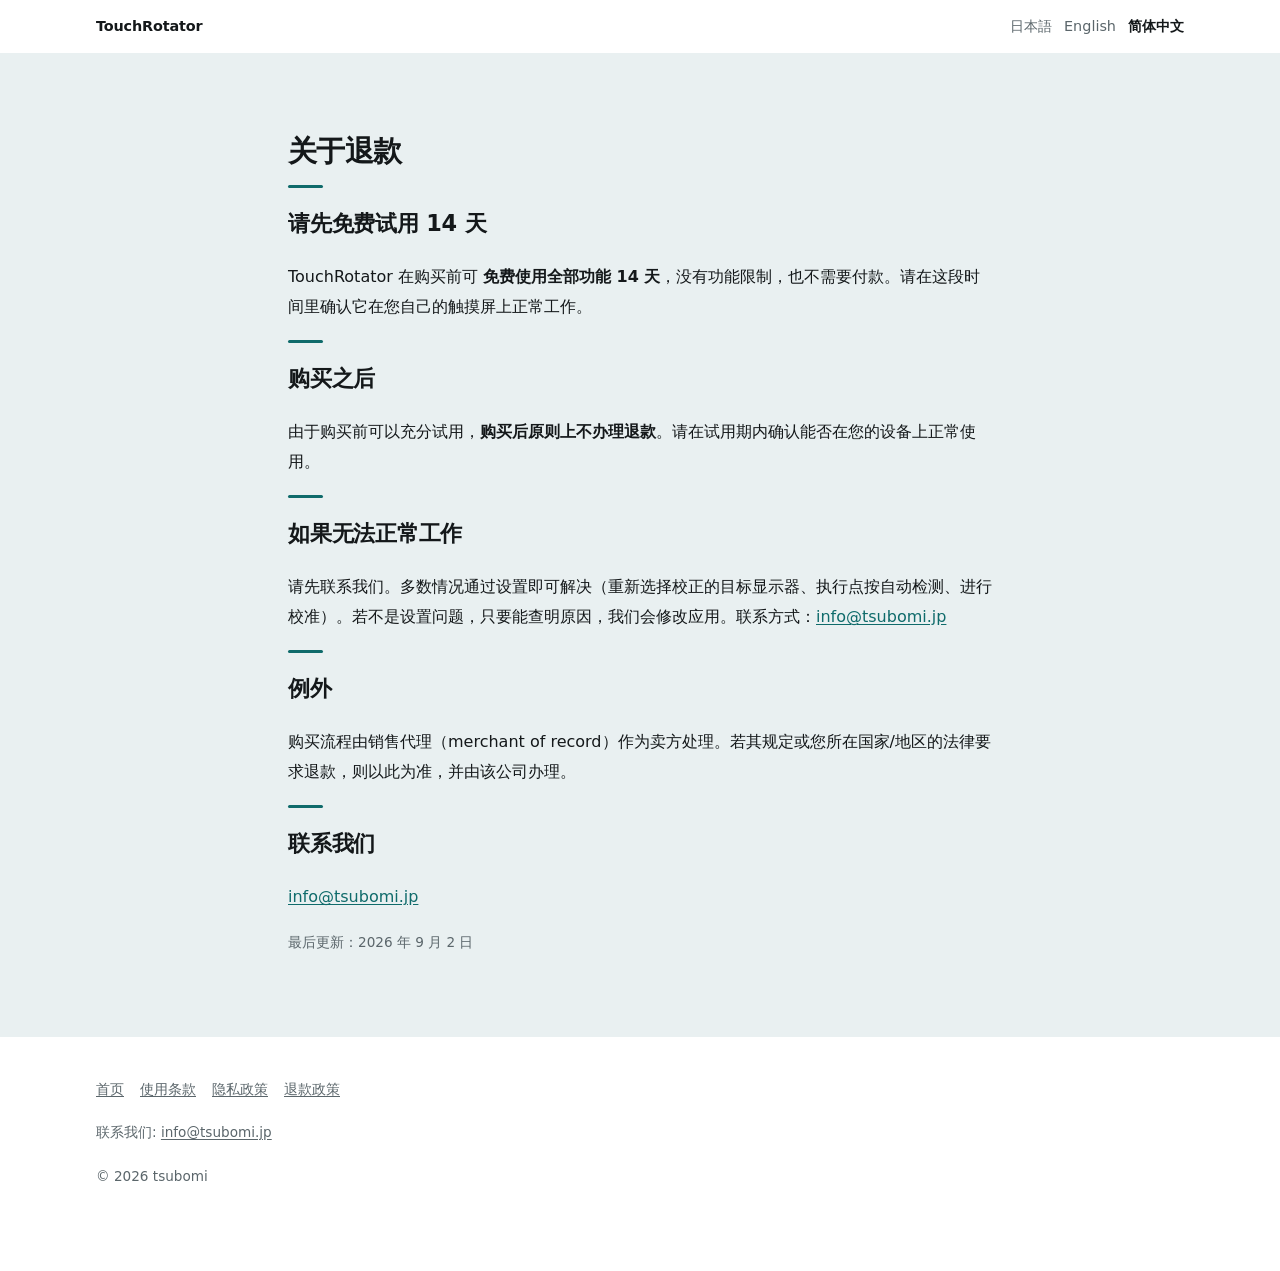
<file: docs/zh/refund.html>
<!DOCTYPE html>
<html lang="zh-Hans">
<head>
<meta charset="utf-8">
<meta name="viewport" content="width=device-width, initial-scale=1">
<title>关于退款 &mdash; TouchRotator</title>
<link rel="stylesheet" href="../style.css">
</head>
<body>
<header class="top"><div class="wrap">
  <a class="brand" href="index.html">TouchRotator</a>
  <nav class="langs"><a href="../index.html">日本語</a><a href="../en/index.html">English</a><a href="../zh/index.html" aria-current="true">简体中文</a></nav>
</div></header>
<section><div class="wrap"><article><h1 style="font-size:1.8rem">关于退款</h1>
<h2>请先免费试用 14 天</h2>
<p>TouchRotator 在购买前可 <strong>免费使用全部功能 14 天</strong>，没有功能限制，也不需要付款。请在这段时间里确认它在您自己的触摸屏上正常工作。</p>

<h2>购买之后</h2>
<p>由于购买前可以充分试用，<strong>购买后原则上不办理退款</strong>。请在试用期内确认能否在您的设备上正常使用。</p>

<h2>如果无法正常工作</h2>
<p>请先联系我们。多数情况通过设置即可解决（重新选择校正的目标显示器、执行点按自动检测、进行校准）。若不是设置问题，只要能查明原因，我们会修改应用。联系方式：<a href="mailto:info@tsubomi.jp">info@tsubomi.jp</a></p>

<h2>例外</h2>
<p>购买流程由销售代理（merchant of record）作为卖方处理。若其规定或您所在国家/地区的法律要求退款，则以此为准，并由该公司办理。</p>

<h2>联系我们</h2>
<p><a href="mailto:info@tsubomi.jp">info@tsubomi.jp</a></p>

<p class="note">最后更新：2026 年 9 月 2 日</p>
</article></div></section>
<footer><div class="wrap">
  <nav><a href="index.html">首页</a><a href="terms.html">使用条款</a><a href="privacy.html">隐私政策</a><a href="refund.html">退款政策</a></nav>
  <p>联系我们: <a href="mailto:info@tsubomi.jp">info@tsubomi.jp</a></p>
  <p>&copy; 2026 tsubomi</p>
</div></footer>
</body>
</html>
</file>
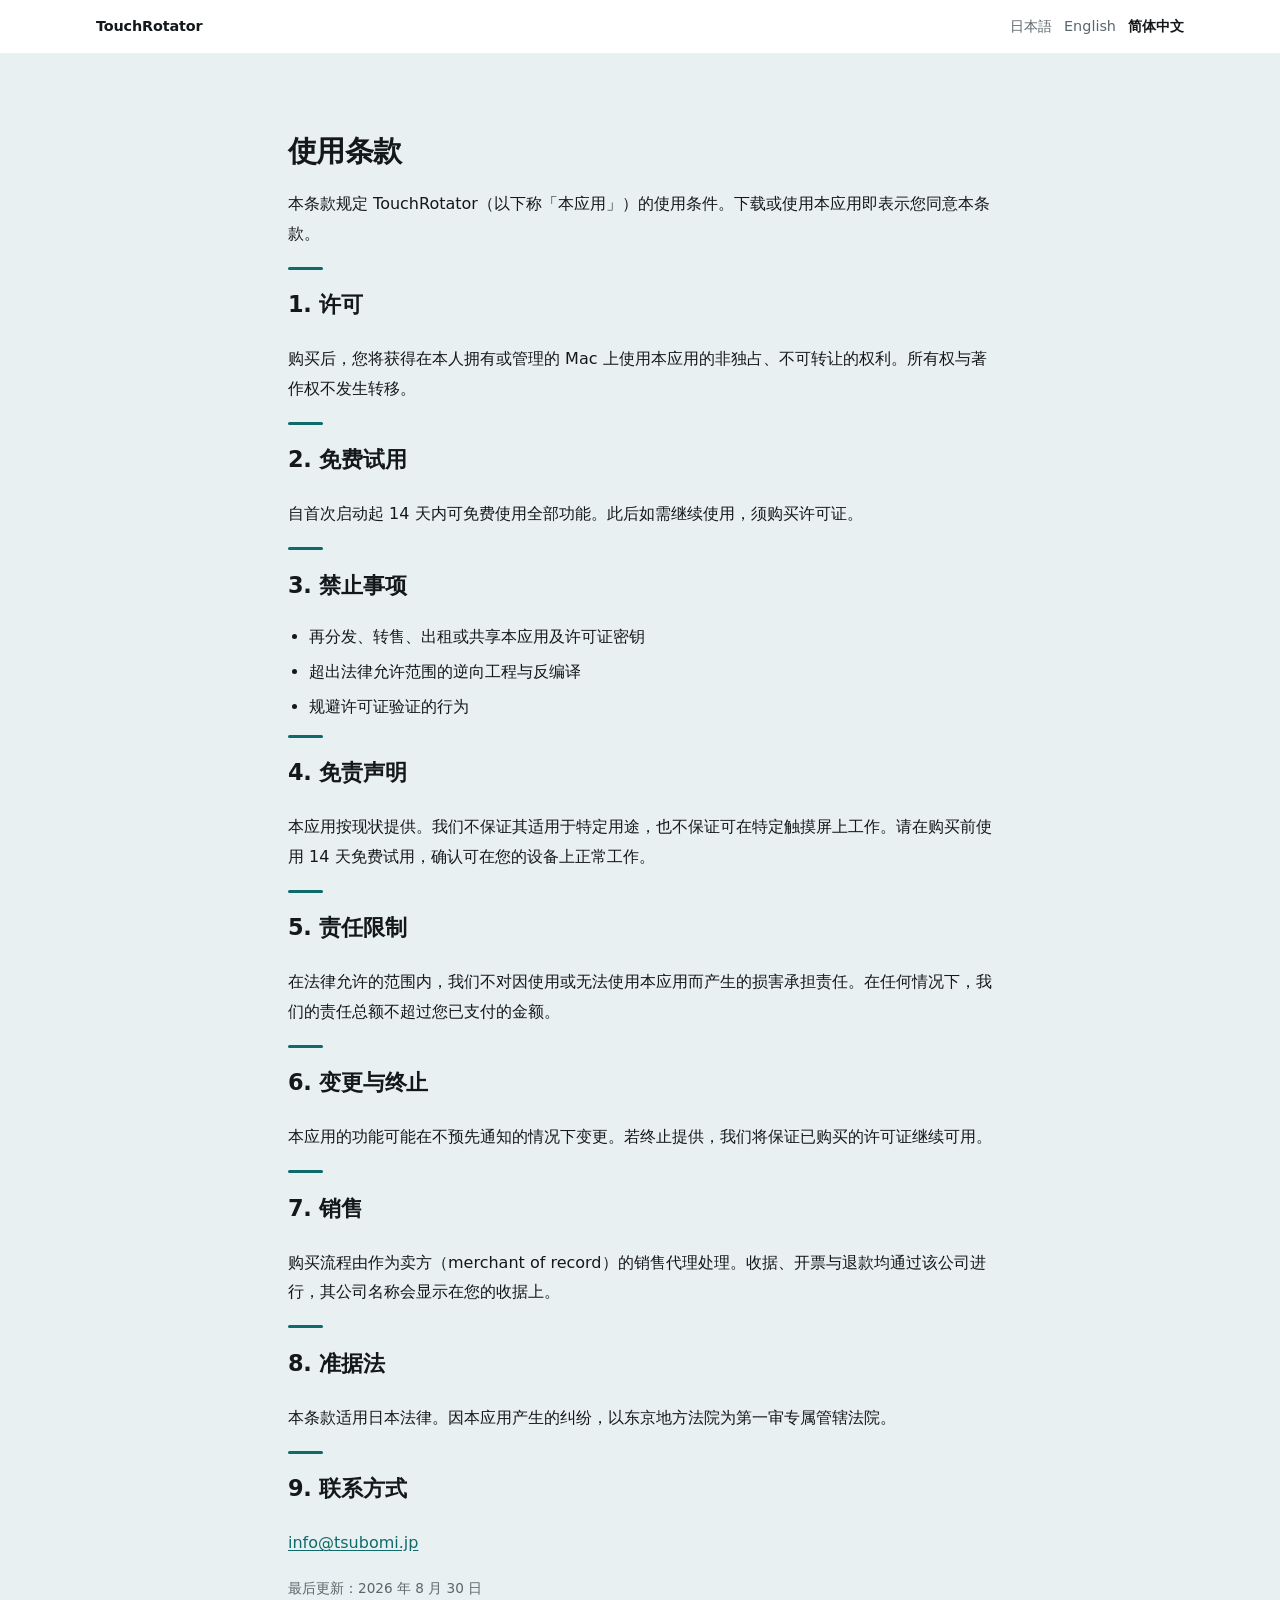
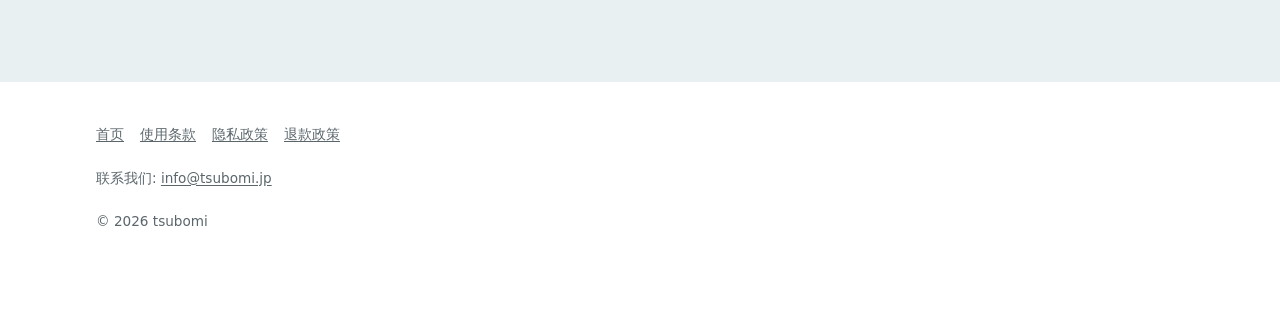
<file: docs/zh/terms.html>
<!DOCTYPE html>
<html lang="zh-Hans">
<head>
<meta charset="utf-8">
<meta name="viewport" content="width=device-width, initial-scale=1">
<title>使用条款 &mdash; TouchRotator</title>
<link rel="stylesheet" href="../style.css">
</head>
<body>
<header class="top"><div class="wrap">
  <a class="brand" href="index.html">TouchRotator</a>
  <nav class="langs"><a href="../index.html">日本語</a><a href="../en/index.html">English</a><a href="../zh/index.html" aria-current="true">简体中文</a></nav>
</div></header>
<section><div class="wrap"><article><h1 style="font-size:1.8rem">使用条款</h1>
<p>本条款规定 TouchRotator（以下称「本应用」）的使用条件。下载或使用本应用即表示您同意本条款。</p>

<h2>1. 许可</h2>
<p>购买后，您将获得在本人拥有或管理的 Mac 上使用本应用的非独占、不可转让的权利。所有权与著作权不发生转移。</p>

<h2>2. 免费试用</h2>
<p>自首次启动起 14 天内可免费使用全部功能。此后如需继续使用，须购买许可证。</p>

<h2>3. 禁止事项</h2>
<ul>
  <li>再分发、转售、出租或共享本应用及许可证密钥</li>
  <li>超出法律允许范围的逆向工程与反编译</li>
  <li>规避许可证验证的行为</li>
</ul>

<h2>4. 免责声明</h2>
<p>本应用按现状提供。我们不保证其适用于特定用途，也不保证可在特定触摸屏上工作。请在购买前使用 14 天免费试用，确认可在您的设备上正常工作。</p>

<h2>5. 责任限制</h2>
<p>在法律允许的范围内，我们不对因使用或无法使用本应用而产生的损害承担责任。在任何情况下，我们的责任总额不超过您已支付的金额。</p>

<h2>6. 变更与终止</h2>
<p>本应用的功能可能在不预先通知的情况下变更。若终止提供，我们将保证已购买的许可证继续可用。</p>

<h2>7. 销售</h2>
<p>购买流程由作为卖方（merchant of record）的销售代理处理。收据、开票与退款均通过该公司进行，其公司名称会显示在您的收据上。</p>

<h2>8. 准据法</h2>
<p>本条款适用日本法律。因本应用产生的纠纷，以东京地方法院为第一审专属管辖法院。</p>

<h2>9. 联系方式</h2>
<p><a href="mailto:info@tsubomi.jp">info@tsubomi.jp</a></p>

<p class="note">最后更新：2026 年 8 月 30 日</p>
</article></div></section>
<footer><div class="wrap">
  <nav><a href="index.html">首页</a><a href="terms.html">使用条款</a><a href="privacy.html">隐私政策</a><a href="refund.html">退款政策</a></nav>
  <p>联系我们: <a href="mailto:info@tsubomi.jp">info@tsubomi.jp</a></p>
  <p>&copy; 2026 tsubomi</p>
</div></footer>
</body>
</html>
</file>
<file: docs/style.css>
/* One stylesheet for every page and every language. */
:root {
  --ground: #ffffff;
  /* The band behind every other section. Biased towards the accent and dark
     enough to see: at #f5f7f8 the alternating sections were indistinguishable
     from the white ones, so the page read as one unbroken sheet. */
  --panel: #e9f0f1;
  --ink: #14181a;
  --muted: #5b666b;
  --rule: #dbe3e5;
  /* For the lines that have to carry a boundary on their own — between
     sections, and around a card that sits on the same colour as its ground. */
  --rule-strong: #c3d0d3;
  --accent: #0f6b6b;
  --accent-ink: #ffffff;
  --accent-soft: #d9ecea;
  --warn: #b23f3a;
  /* The wrong half of every before-and-after. Warm against the accent, so
     the problem and the fix are two colours rather than two glyphs. */
  --warn-soft: #fbe9e7;
  --glass: rgba(255, 255, 255, .72);
  /* On a Mac this is SF for the Latin letters and Hiragino for the
     Japanese, which is what every other app on the machine looks like. */
  --sans: -apple-system, BlinkMacSystemFont, "SF Pro Text", "Hiragino Sans",
          "Hiragino Kaku Gothic ProN", "Yu Gothic", "Noto Sans JP",
          "PingFang SC", "Microsoft YaHei", system-ui, sans-serif;
  --mono: ui-monospace, "SF Mono", Menlo, monospace;
  /* Two shadows on everything that lifts: a tight one for the edge, a wide
     soft one for the distance. One alone always looks like a sticker. */
  --shadow: 0 1px 2px rgba(16, 24, 26, .05), 0 14px 34px -10px rgba(16, 24, 26, .18);
  --shadow-soft: 0 1px 2px rgba(16, 24, 26, .04), 0 6px 18px -8px rgba(16, 24, 26, .12);
  /* Two widths: the page, and the longest a line of text is allowed to be.
     A wide screen should show more of the layout, not longer lines. */
  --page: 72rem;
  --measure: 44rem;
  --header: 3.6rem;
  /* Light only: the drawings, the screenshots and the palette were all
     built for one scheme, and half-lit versions of them looked worse than
     none. Declared so the browser's own controls follow. */
  color-scheme: light;
}

* { box-sizing: border-box; }
/* `display: inline-block` on .button otherwise wins over the browser's own
   [hidden] rule, and a button meant to be hidden shows anyway. */
[hidden] { display: none !important; }
html { scroll-behavior: smooth; }
body {
  margin: 0;
  background: var(--ground);
  color: var(--ink);
  font-family: var(--sans);
  font-size: 16px;
  line-height: 1.85;
  -webkit-font-smoothing: antialiased;
}
::selection { background: var(--accent-soft); color: var(--ink); }
:focus-visible {
  outline: 2px solid var(--accent);
  outline-offset: 3px;
  border-radius: 4px;
}
.wrap { max-width: var(--page); margin: 0 auto; padding: 0 2rem; }
@media (max-width: 40rem) { .wrap { padding: 0 1.25rem; } }

/* Paragraphs and lists stay readable however wide the window is; the
   figures, cards and tables are free to use the whole page. */
section > .wrap > p,
section > .wrap > ul,
section > .wrap > ol { max-width: var(--measure); }
/* The legal pages are one column of text; centred, they sit under the
   header rather than off to one side of a wide window. */
article { max-width: var(--measure); margin: 0 auto; }

/* Header — sticky and translucent, the way a toolbar behaves on this
   machine. The hairline and shadow only appear once the page has moved,
   so at rest the bar is not a line across an empty screen. */
.top {
  position: sticky; top: 0; z-index: 10;
  padding: .8rem 0;
  font-size: .9rem;
  background: var(--glass);
  -webkit-backdrop-filter: saturate(180%) blur(20px);
  backdrop-filter: saturate(180%) blur(20px);
  border-bottom: 1px solid transparent;
  transition: border-color .2s ease, box-shadow .2s ease;
}
.top.scrolled { border-bottom-color: var(--rule); box-shadow: 0 1px 12px rgba(16, 24, 26, .06); }
@supports not (backdrop-filter: blur(1px)) { .top { background: var(--ground); } }
.top .wrap { display: flex; align-items: center; gap: 1.25rem; flex-wrap: wrap; }
.brand {
  display: flex; align-items: center; gap: .5rem;
  font-weight: 700; text-decoration: none; color: var(--ink); letter-spacing: -.01em;
}
.brand img { width: 22px; height: 22px; border-radius: 5px; display: block; }
.links { display: flex; gap: 1.1rem; }
.links a {
  color: var(--muted); text-decoration: none;
  transition: color .15s ease;
}
.links a:hover { color: var(--ink); }
@media (max-width: 46rem) { .links { display: none; } }
.langs { margin-left: auto; display: flex; gap: .75rem; }
.langs a { color: var(--muted); text-decoration: none; transition: color .15s ease; }
.langs a:hover { color: var(--ink); }
.langs a[aria-current="true"] { color: var(--ink); font-weight: 700; }

/* Anchors land below the sticky bar rather than under it. */
section[id] { scroll-margin-top: calc(var(--header) + 1rem); }

/* Hero — two columns once there is room for them, so a desktop window is
   not one narrow ribbon of text down the middle. The wash behind it is one
   soft circle of the accent, the only decoration on the page. */
.hero {
  position: relative; overflow: hidden;
  padding: 4rem 0 3.5rem; border-bottom: 1px solid var(--rule);
}
.hero::before {
  content: ""; position: absolute; z-index: -1;
  top: -30%; right: -10%; width: 55rem; height: 55rem;
  background: radial-gradient(closest-side, var(--accent-soft), transparent 70%);
  opacity: .8; pointer-events: none;
}
.hero .wrap { display: grid; gap: 2.5rem; align-items: center; }
@media (min-width: 60rem) {
  .hero { padding: 5rem 0 4.5rem; }
  .hero .wrap { grid-template-columns: minmax(0, 1.1fr) minmax(0, 1fr); gap: 3.5rem; }
}
.eyebrow {
  display: inline-flex; align-items: center; gap: .45rem;
  margin: 0 0 1.1rem; padding: .3rem .8rem;
  background: var(--accent-soft); color: var(--accent);
  border-radius: 999px; font-size: .78rem; font-weight: 600;
}
.eyebrow i {
  width: 6px; height: 6px; border-radius: 50%; background: currentColor;
  animation: blink 2.4s ease-in-out infinite;
}
h1 {
  font-size: 2.25rem; line-height: 1.3; margin: 0 0 .9rem;
  font-weight: 700; letter-spacing: -.02em;
  text-wrap: balance;
  /* Japanese and Chinese break between any two characters. Left alone, a
     heading splits a word in half at exactly the wrong width. */
  line-break: strict; overflow-wrap: normal;
}
@media (min-width: 60rem) { h1 { font-size: 2.5rem; } }
.tagline { font-size: 1.1rem; color: var(--muted); margin: 0 0 2rem; max-width: 34rem; }
.cta { display: flex; gap: .75rem; flex-wrap: wrap; align-items: center; }
.button {
  display: inline-block; padding: .72rem 1.5rem; border-radius: 10px;
  background: var(--accent); color: var(--accent-ink);
  text-decoration: none; font-weight: 600; letter-spacing: .01em;
  border: 1px solid transparent; box-shadow: var(--shadow-soft);
  transition: transform .12s ease, box-shadow .12s ease, border-color .12s ease;
}
.button:hover { transform: translateY(-1px); box-shadow: var(--shadow); }
.button:active { transform: translateY(0); box-shadow: none; }
.button.ghost {
  background: var(--ground); color: var(--accent);
  border-color: var(--rule); box-shadow: var(--shadow-soft);
}
.button.ghost:hover { border-color: var(--accent); }
.note { color: var(--muted); font-size: .85rem; margin: .9rem 0 0; max-width: var(--measure); }

/* The screenshots are framed as windows — three lights and a title bar — so
   a picture of one pane reads as the app rather than as a cropped rectangle.
   Held to 460px: the captures are 590px wide and no more, and shown any
   larger a Retina screen stretches them and they go soft. */
.macwin {
  max-width: 460px; border-radius: 12px; overflow: hidden;
  background: var(--ground); border: 1px solid var(--rule);
  box-shadow: var(--shadow);
  transition: transform .3s ease, box-shadow .3s ease;
}
.macwin:hover { transform: translateY(-2px); }
.macwin-bar {
  display: flex; align-items: center; gap: 6px;
  padding: .5rem .7rem; border-bottom: 1px solid var(--rule);
  background: linear-gradient(180deg, var(--panel), var(--ground));
}
.macwin-bar i { width: 11px; height: 11px; border-radius: 50%; }
.macwin-bar i:nth-child(1) { background: #ff5f57; }
.macwin-bar i:nth-child(2) { background: #febc2e; }
.macwin-bar i:nth-child(3) { background: #28c840; }
.macwin-bar span { margin-left: .4rem; font-size: .72rem; font-weight: 600; color: var(--muted); }
img.shot { display: block; width: 100%; height: auto; margin: 0; }
.shot-figure { margin: 0; display: grid; justify-items: center; }
.shot-figure figcaption { max-width: 460px; margin-top: .9rem; font-size: .8rem; color: var(--muted); }
@media (max-width: 60rem) { .shot-figure { margin-top: 1rem; } }

/* Sections. Every other one sits on a band of colour, so where one topic
   ends and the next begins is visible from across the room rather than
   only on the hairline between them. */
section { padding: 3.5rem 0; border-bottom: 1px solid var(--rule-strong); }
@media (min-width: 60rem) { section { padding: 5rem 0; } }
/* Odd rather than even: the first section is the long one, and its four
   features need a band behind them for the cards to sit on. */
body > section:nth-of-type(odd) { background: var(--panel); border-bottom-color: transparent; }
/* A short accent rule over each heading — the mark that says a new section
   starts here. */
h2 {
  position: relative; padding-top: 1.1rem;
  font-size: 1.4rem; margin: 0 0 1rem; letter-spacing: -.01em; text-wrap: balance;
}
h2::before {
  content: ""; position: absolute; top: 0; left: 0;
  width: 2.2rem; height: 3px; border-radius: 2px; background: var(--accent);
}
/* The one line under a section heading. Short by design: everything else
   belongs to the feature it describes. */
.lede { margin: 0 0 2.5rem; color: var(--muted); font-size: 1rem; }
h3 { font-size: 1rem; margin: 2rem 0 .3rem; }
p { margin: 1.15rem 0; }
ul, ol { padding-left: 1.3rem; margin: .8rem 0; }
li { margin: .35rem 0; }
a { color: var(--accent); text-underline-offset: 2px; }
code { font-family: var(--mono); font-size: .88em; background: var(--panel); padding: .1em .35em; border-radius: 4px; }

.features { display: grid; gap: 1.25rem; grid-template-columns: repeat(auto-fit, minmax(15rem, 1fr)); }
/* Two by two rather than three and a gap. */
@media (min-width: 56rem) { .features { grid-template-columns: 1fr 1fr; max-width: 56rem; } }
/* Tinted, because this section sits on the white band: a white card on a
   white ground is a rectangle of hairline and nothing else. */
.feature {
  background: var(--panel); border: 1px solid var(--rule); border-radius: 12px;
  padding: 1.1rem 1.25rem;
  transition: transform .2s ease, box-shadow .2s ease, border-color .2s ease;
}
.feature:hover { transform: translateY(-2px); box-shadow: var(--shadow); border-color: var(--accent); }
.feature h3 { margin: 0 0 .3rem; }
.feature p { margin: 0; font-size: .92rem; color: var(--muted); }

/* A feature and the picture of it, side by side; every other one flipped so
   the page alternates instead of marching down one edge. */
/* Each one is a card. A rule and a stretch of white between them was not
   enough — four features read as one continuous column of text, with no
   sign of where one ended and the next began. An edge all the way round
   says it plainly. */
.showcase {
  display: grid; gap: 1.75rem; align-items: start;
  background: var(--ground); border: 1px solid var(--rule);
  border-radius: 16px; padding: 1.6rem; box-shadow: var(--shadow-soft);
}
@media (min-width: 56rem) { .showcase { padding: 2.25rem; } }
.showcase + .showcase { margin-top: 1.5rem; }
.showcase-text { max-width: var(--measure); }
.showcase-text h3 {
  display: flex; align-items: baseline; gap: .6rem;
  font-size: 1.2rem; margin: 0 0 .4rem; letter-spacing: -.01em;
}
.showcase-text .num {
  flex: none; width: 1.6rem; height: 1.6rem; border-radius: 50%;
  background: var(--accent); color: var(--accent-ink);
  font-size: .8rem; font-weight: 700; line-height: 1.6rem; text-align: center;
  align-self: flex-start; transform: translateY(.15rem);
}
.showcase-text p { margin: 1rem 0 0; color: var(--muted); font-size: .95rem; }
.showcase-text .step {
  margin-top: 1.4rem; padding-left: .9rem; border-left: 2px solid var(--accent-soft);
  font-size: .85rem; color: var(--muted);
}
.showcase-text .step b { color: var(--ink); }
@media (min-width: 56rem) {
  .showcase { grid-template-columns: minmax(0, 1fr) minmax(0, 1fr); gap: 3rem; }
  .showcase.flip .showcase-text { order: 2; }
}

/* Figures. These are drawings, not screenshots: they explain what happens,
   and they are built from the page's own colours so they follow the theme. */
.fig { margin: 0; }
.fig figcaption { margin-top: .8rem; font-size: .82rem; color: var(--muted); line-height: 1.7; }
.stage {
  background: var(--panel); border: 1px solid var(--rule); border-radius: 14px;
  padding: 1.15rem;
}

/* Touch offset: the same panel with the correction off and on. */
.compare { display: grid; grid-template-columns: 1fr 1fr; gap: 1rem; }
.case { text-align: center; }
.case .stand { display: block; width: 22%; height: 9px; margin: 0 auto; background: #cfd8da; }
.case .stand::after {
  content: ""; display: block; width: 300%; height: 6px; margin: 0 -100%;
  border-radius: 3px; background: #cfd8da;
}
.case b { display: block; margin-top: .8rem; font-size: .82rem; }
.case.bad b { color: var(--warn); }
.case.good b { color: var(--accent); }
/* Drawn as the monitor it is: a dark bezel, and a neck and foot below. */
.panel {
  position: relative; aspect-ratio: 3 / 4; border-radius: 10px;
  border: 7px solid #2f3a3e; background: var(--ground);
  background-image: linear-gradient(var(--rule) 1px, transparent 1px),
                    linear-gradient(90deg, var(--rule) 1px, transparent 1px);
  background-size: 25% 25%;
}
.touch {
  position: absolute; left: 30%; top: 30%;
  width: 1.5rem; height: 1.5rem; margin: -.75rem 0 0 -.75rem;
  border-radius: 50%; border: 2px solid var(--accent); background: var(--accent-soft);
}
.touch::after {
  content: ""; position: absolute; inset: -.45rem;
  border-radius: 50%; border: 1px dashed var(--accent); opacity: .45;
}
/* The finger is still on the glass, so the touch keeps ringing. */
.touch::before {
  content: ""; position: absolute; inset: -2px;
  border-radius: 50%; border: 2px solid var(--accent);
  animation: ripple 2.4s cubic-bezier(.2, .6, .3, 1) infinite;
}
/* The macOS arrow, drawn rather than fetched. */
.pointer {
  position: absolute; width: 14px; height: 21px; background: var(--ink);
  clip-path: polygon(0% 0%, 0% 89%, 33% 67%, 58% 100%, 75% 94%, 50% 61%, 92% 61%);
}
.case.bad .pointer { left: 30%; top: 68%; }
.case.good .pointer { left: calc(30% + 1px); top: calc(30% + 1px); }
.offset {
  position: absolute; left: 30%; top: 34%; height: 34%;
  border-left: 2px dashed var(--warn);
}
.offset span {
  position: absolute; left: .5rem; top: 50%; transform: translateY(-50%);
  font-size: .7rem; color: var(--warn); white-space: nowrap;
}

/* What a touch does. Two columns so the gesture and its result read as a
   pair rather than a sentence. */
.gestures div {
  display: flex; gap: 1rem; align-items: baseline;
  padding: .6rem .7rem; border-radius: 6px; font-size: .9rem;
}
/* Banded rather than ruled. Six hairlines in a row read as a form to fill
   in; the bands read as a list of pairs, which is what this is. */
.gestures div:nth-child(odd) { background: var(--ground); }
.gestures b { flex: none; width: 10rem; }
.gestures span { color: var(--muted); }
/* On a phone the two columns do not fit, so the result moves to its own
   line. Both halves have to be blocks and the result needs its arrow:
   left inline they ran together and read as one word — 「タップクリック」. */
@media (max-width: 32rem) {
  .gestures div { display: block; }
  .gestures b { display: block; width: auto; }
  .gestures span { display: block; }
  .gestures span::before { content: "→ "; color: var(--accent); font-weight: 700; }
}

/* The menu bar popup. Same rows the app puts there. */
.mock { padding: 1rem; }
.mock-bar {
  display: flex; align-items: center; gap: .5rem;
  padding: .2rem .6rem; border-radius: 7px;
  background: var(--ground); border: 1px solid var(--rule);
  font-size: .7rem; color: var(--muted);
}
.mock-bar .spacer { margin-left: auto; }
.mock-bar .glyph { width: 15px; height: 15px; display: block; }
.pop {
  width: min(17rem, 100%); margin: .5rem 0 0 auto; padding: .6rem;
  background: var(--ground); border: 1px solid var(--rule); border-radius: 14px;
  box-shadow: var(--shadow);
  font-size: .72rem; line-height: 1.5;
  transform-origin: top right;
}
.pop-head { display: flex; align-items: center; gap: .55rem; }
.pop-icon { width: 32px; height: 32px; flex: none; display: block; }
.pop-head b { display: block; font-size: .8rem; }
.pop-head small { color: var(--muted); font-size: .68rem; }
.pop-head .live { color: #2e9e5b; }
.sw {
  margin-left: auto; flex: none; position: relative;
  width: 30px; height: 18px; border-radius: 9px; background: var(--accent);
}
.sw::after {
  content: ""; position: absolute; top: 2px; right: 2px;
  width: 14px; height: 14px; border-radius: 50%; background: #fff;
}
.pop-card {
  margin-top: .5rem; padding: .5rem .6rem;
  background: var(--panel); border: 1px solid var(--rule); border-radius: 10px;
}
.pop-row { display: flex; align-items: center; gap: .5rem; margin: .2rem 0; }
.pop-row .dim { color: var(--muted); }
.pop-row .push { margin-left: auto; }
.bar { flex: 1; height: 4px; border-radius: 2px; background: var(--rule); position: relative; }
.bar i { position: absolute; left: 0; top: 0; bottom: 0; border-radius: 2px; background: var(--accent); }
.seg { display: flex; margin-top: .45rem; border: 1px solid var(--rule); border-radius: 6px; overflow: hidden; }
.seg span { flex: 1; text-align: center; padding: .1rem 0; font-size: .68rem; color: var(--muted); }
.seg span.on { background: var(--accent); color: var(--accent-ink); font-weight: 700; }
.pop-btn {
  margin-top: .5rem; padding: .35rem; border-radius: 8px; text-align: center;
  background: var(--accent); color: var(--accent-ink); font-weight: 700;
}
.pop-link { margin-top: .35rem; text-align: center; color: var(--accent); }
.pop-label { color: var(--muted); font-size: .68rem; }

/* Window layout. The first drawing of this was two abstract rectangles and
   nobody could tell what they were looking at. It is a proper illustration
   now — an external monitor on its stand and a laptop on its base, drawn in
   docs/desk-*.svg — with the labels kept out here so every language can
   write its own. */
.desks { display: grid; gap: .9rem; }
.desk-label { margin: 0 0 .55rem; font-size: .78rem; color: var(--muted); }
.desk-label b { color: var(--ink); font-weight: 700; margin-right: .45rem; }
.desk.after .desk-label b { color: var(--accent); }
.desk img { display: block; width: 100%; height: auto; }
.desk-legend {
  display: grid; grid-template-columns: 45% 55%;
  margin: .35rem 0 0; font-size: .72rem; color: var(--muted); text-align: center;
}
.desk-arrow { margin: 0; text-align: center; font-size: .75rem; color: var(--muted); }
.desk-arrow em { font-style: normal; color: var(--accent); font-weight: 700; }

/* Price — the number, then what it buys, in a card that looks like the
   thing you are about to press. */
.price {
  background: var(--accent-soft); border-radius: 16px; padding: 1.5rem;
  display: grid; gap: 1.5rem; align-items: center;
}
@media (min-width: 48rem) { .price { grid-template-columns: auto minmax(0, 1fr); padding: 2rem 2.25rem; } }
.price p { margin: .4rem 0; }
.price .amount { font-size: 2.4rem; font-weight: 700; margin: 0; white-space: nowrap; letter-spacing: -.02em; }
.price .amount small { display: block; font-size: .85rem; font-weight: 600; color: var(--muted); letter-spacing: 0; }
.price-list { list-style: none; margin: 0; padding: 0; display: grid; gap: .55rem; }
/* The tick hangs in the margin rather than being a flex item. As a flex
   row every run of text in the line became an item of its own, so the
   sentence was chopped into columns and, on a phone, wrapped mid-phrase. */
.price-list li {
  position: relative; margin: 0; padding-left: 1.5rem; font-size: .92rem;
}
.price-list li::before {
  content: "✓"; position: absolute; left: 0; top: 0;
  color: var(--accent); font-weight: 700;
}

/* Specs, in a card rather than a bare table. */
.scroller {
  overflow-x: auto;
  background: var(--ground); border: 1px solid var(--rule); border-radius: 14px;
  box-shadow: var(--shadow-soft);
}
table { border-collapse: collapse; width: 100%; font-size: .92rem; }
th, td { text-align: left; padding: .8rem 1.1rem; border-bottom: 1px solid var(--rule); vertical-align: top; }
tr:last-child th, tr:last-child td { border-bottom: 0; }
th { color: var(--muted); font-weight: 700; width: 12rem; white-space: nowrap; }
/* On a phone there is no room for two columns: a 12rem label column left
   the wide rows breaking one character at a time (「販売業/者」). The label
   goes above its value instead, and the row keeps the rule under it. */
@media (max-width: 34rem) {
  table, tbody, tr, th, td { display: block; width: auto; }
  tr { border-bottom: 1px solid var(--rule); }
  tr:last-child { border-bottom: 0; }
  th, td { border-bottom: 0; white-space: normal; }
  th { padding: .8rem 1.1rem 0; }
  td { padding: .1rem 1.1rem .8rem; }
}
article .scroller { border: 0; box-shadow: none; background: none; }

footer { padding: 2.5rem 0 4rem; color: var(--muted); font-size: .85rem; }
footer nav { display: flex; gap: 1rem; flex-wrap: wrap; margin-bottom: 1rem; }
footer a { color: var(--muted); transition: color .15s ease; }
footer a:hover { color: var(--ink); }

article h2:first-of-type { margin-top: 0; }
article section { border: 0; padding: 1.5rem 0 0; }

/* ---- Motion -------------------------------------------------------------
   Everything here is decoration: the page is complete and readable with all
   of it switched off, which is what happens when the visitor asks for less
   movement, and when the script does not run (the .js class is set by it). */
@keyframes rise { from { opacity: 0; transform: translateY(14px); } to { opacity: 1; transform: none; } }
@keyframes ripple { 0% { transform: scale(1); opacity: .5; } 70%, 100% { transform: scale(2.1); opacity: 0; } }
@keyframes blink { 0%, 100% { opacity: 1; } 50% { opacity: .35; } }
@keyframes popin { from { opacity: 0; transform: scale(.94) translateY(-6px); } to { opacity: 1; transform: none; } }
@keyframes knob { from { transform: translateX(-12px); } to { transform: none; } }
@keyframes settle { from { opacity: 0; transform: translateY(10px) scale(.96); } to { opacity: 1; transform: none; } }

/* The hero is on screen at load, so it plays straight away, one line after
   the next rather than all at once. */
.js .hero .wrap > * > *,
.js .hero .wrap > figure { animation: rise .7s cubic-bezier(.2, .7, .3, 1) both; }
.js .hero .eyebrow { animation-delay: .02s; }
.js .hero h1 { animation-delay: .08s; }
.js .hero .tagline { animation-delay: .16s; }
.js .hero .cta { animation-delay: .24s; }
.js .hero .note { animation-delay: .32s; }
.js .hero .shot-figure { animation-delay: .3s; }

/* Everything below waits until it is nearly in view. */
.js .reveal { opacity: 0; transform: translateY(16px); transition: opacity .7s cubic-bezier(.2, .7, .3, 1), transform .7s cubic-bezier(.2, .7, .3, 1); }
.js .reveal.in { opacity: 1; transform: none; }
.js .reveal:nth-child(2) { transition-delay: .06s; }
.js .reveal:nth-child(3) { transition-delay: .12s; }
.js .reveal:nth-child(4) { transition-delay: .18s; }

/* The popup arrives the way a popover does, and its switch lands a moment
   after the panel it sits in. */
.js .reveal.in .pop { animation: popin .5s cubic-bezier(.2, .8, .25, 1) both; }
.js .reveal.in .sw::after { animation: knob .45s .35s cubic-bezier(.2, .8, .25, 1) both; }
/* The restored desk arrives a moment after the one above it, so the two
   read as before and after rather than as one picture. */
.js .reveal.in .desk.after { animation: settle .6s .25s cubic-bezier(.2, .8, .25, 1) both; }

@media (prefers-reduced-motion: reduce) {
  html { scroll-behavior: auto; }
  *, *::before, *::after {
    animation-duration: .001ms !important;
    animation-iteration-count: 1 !important;
    transition-duration: .001ms !important;
    /* The delays have to go too. Zeroing only the duration leaves the
       staggered pieces holding their opening frame — which `both` fills
       backwards, so they sit invisible — and then popping into place when
       the delay runs out. That pop is the movement the visitor asked not
       to see. */
    animation-delay: .001ms !important;
    transition-delay: .001ms !important;
  }
  .js .reveal { opacity: 1; transform: none; }
}

/* Before and after, in two lines, so a visitor who reads nothing else still
   knows what each feature changes. */
/* Two filled rows rather than two lines of text with a mark in front. The
   colour is the message: the warm one is what the machine does on its own,
   the accent one is what changes. A reader who scans and never stops still
   gets the whole page from these. */
.ba { display: grid; gap: .4rem; margin: 1.1rem 0 0; }
.ba div {
  display: flex; gap: .55rem; align-items: baseline;
  padding: .5rem .8rem; border-radius: 8px;
  font-size: .88rem; line-height: 1.6;
}
.ba div::before { flex: none; font-weight: 700; }
.ba .before { background: var(--warn-soft); color: var(--ink); }
.ba .before::before { content: "✗"; color: var(--warn); }
.ba .after { background: var(--accent-soft); color: var(--ink); }
.ba .after::before { content: "✓"; color: var(--accent); }
.ba b { font-weight: 700; margin-right: .35rem; }
.ba .before b { color: var(--warn); }
.ba .after b { color: var(--accent); }
</file>
